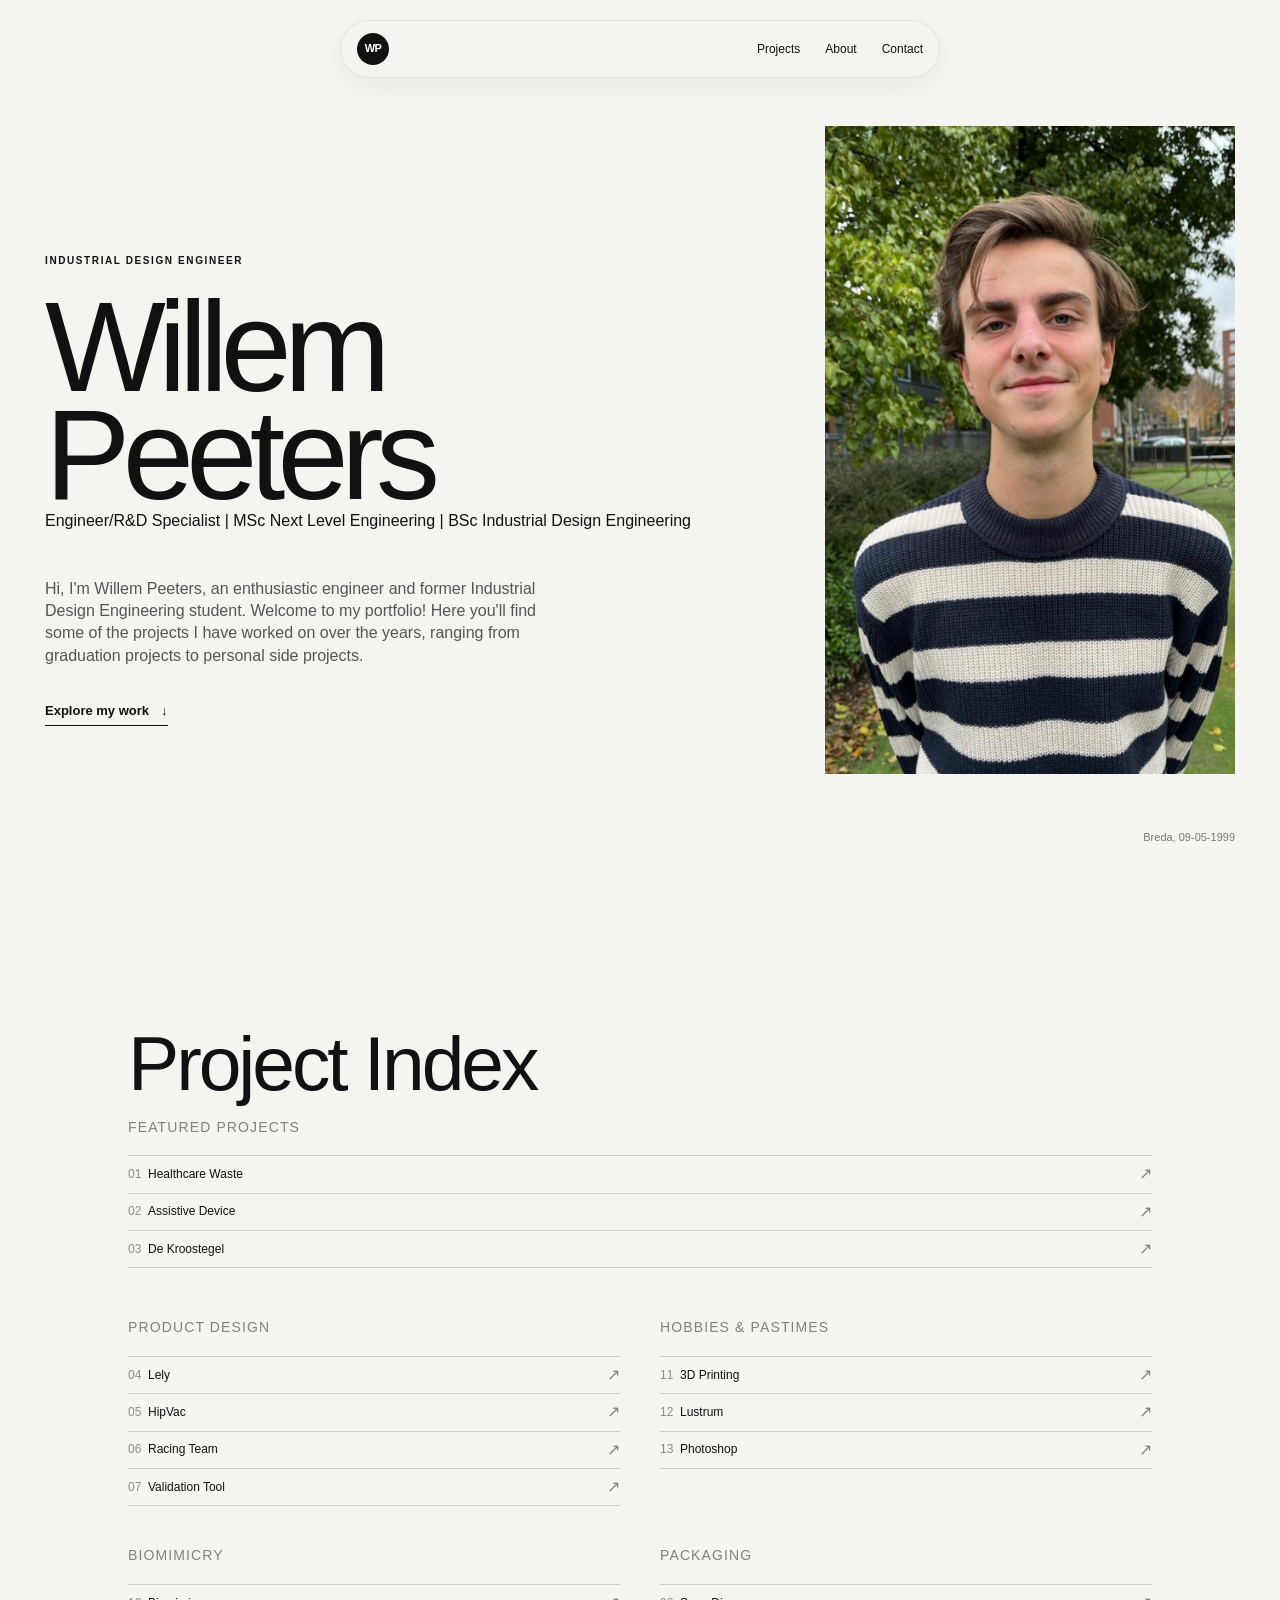
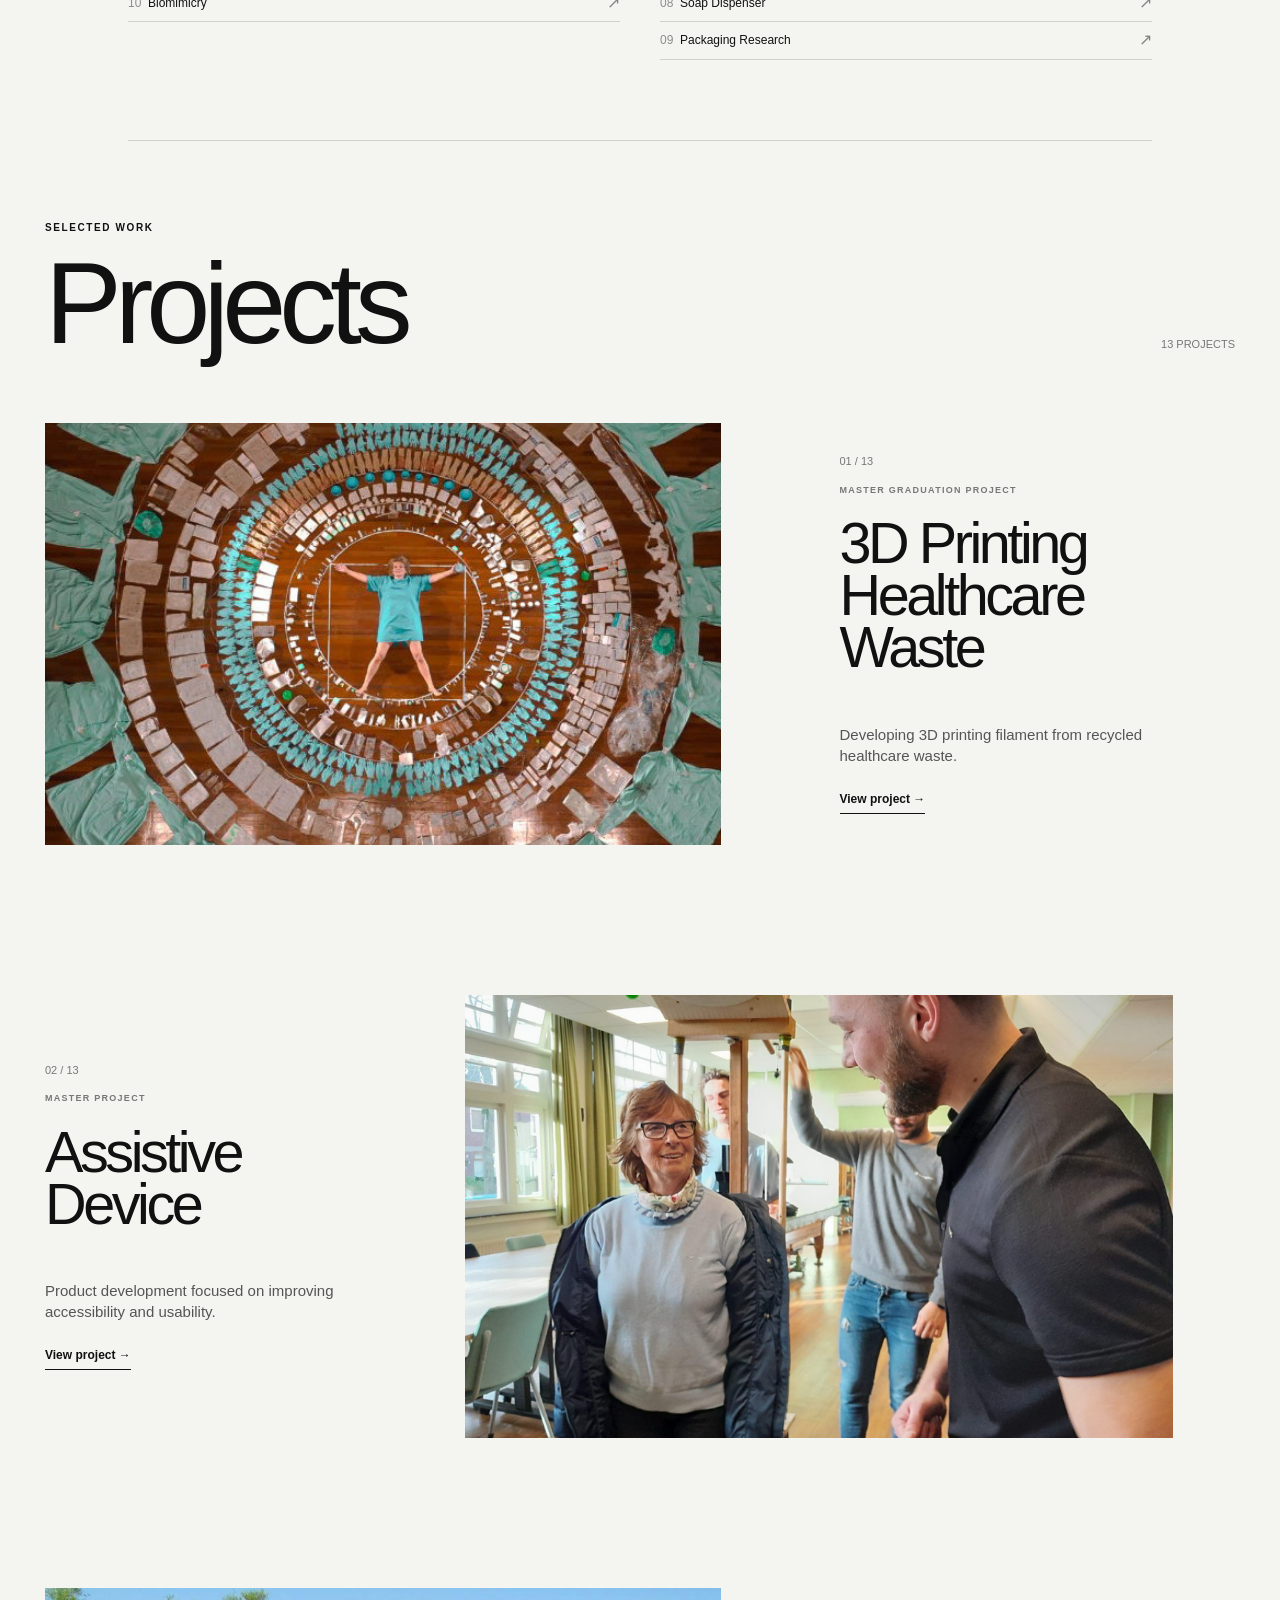
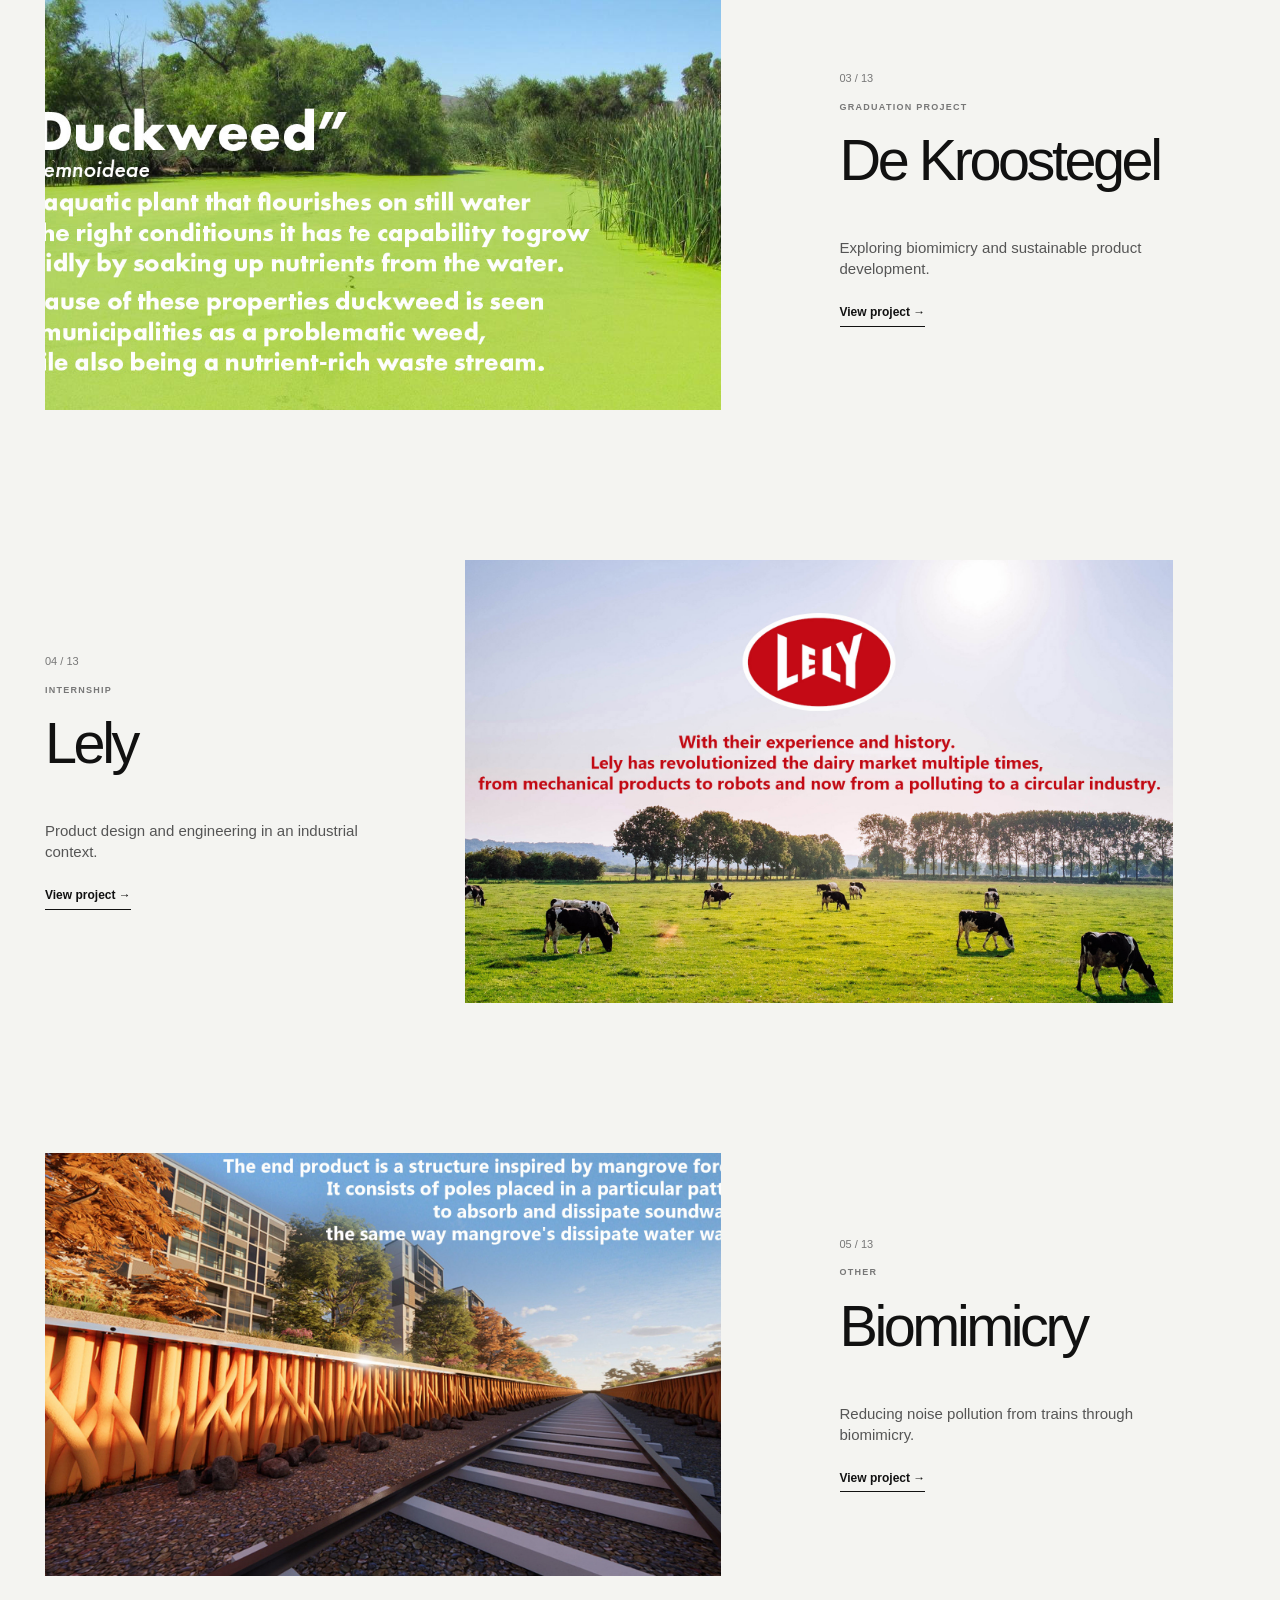
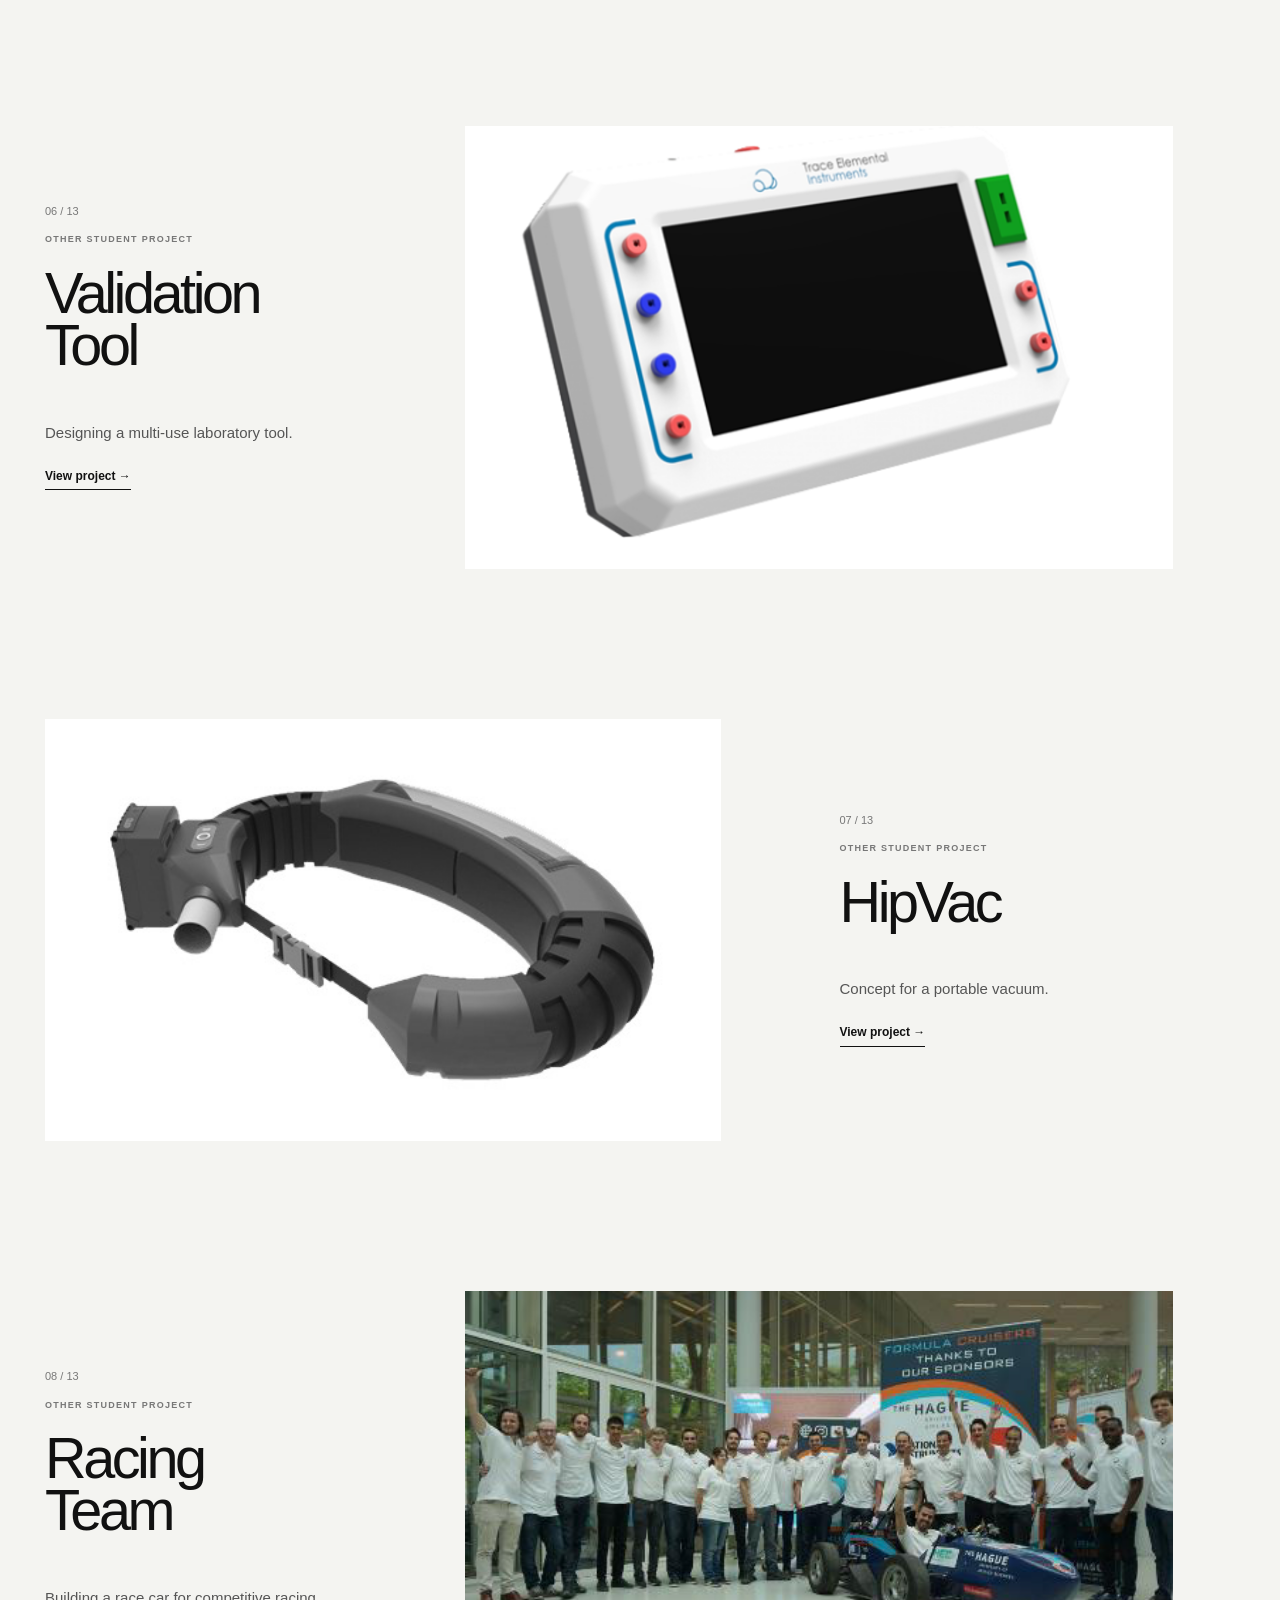
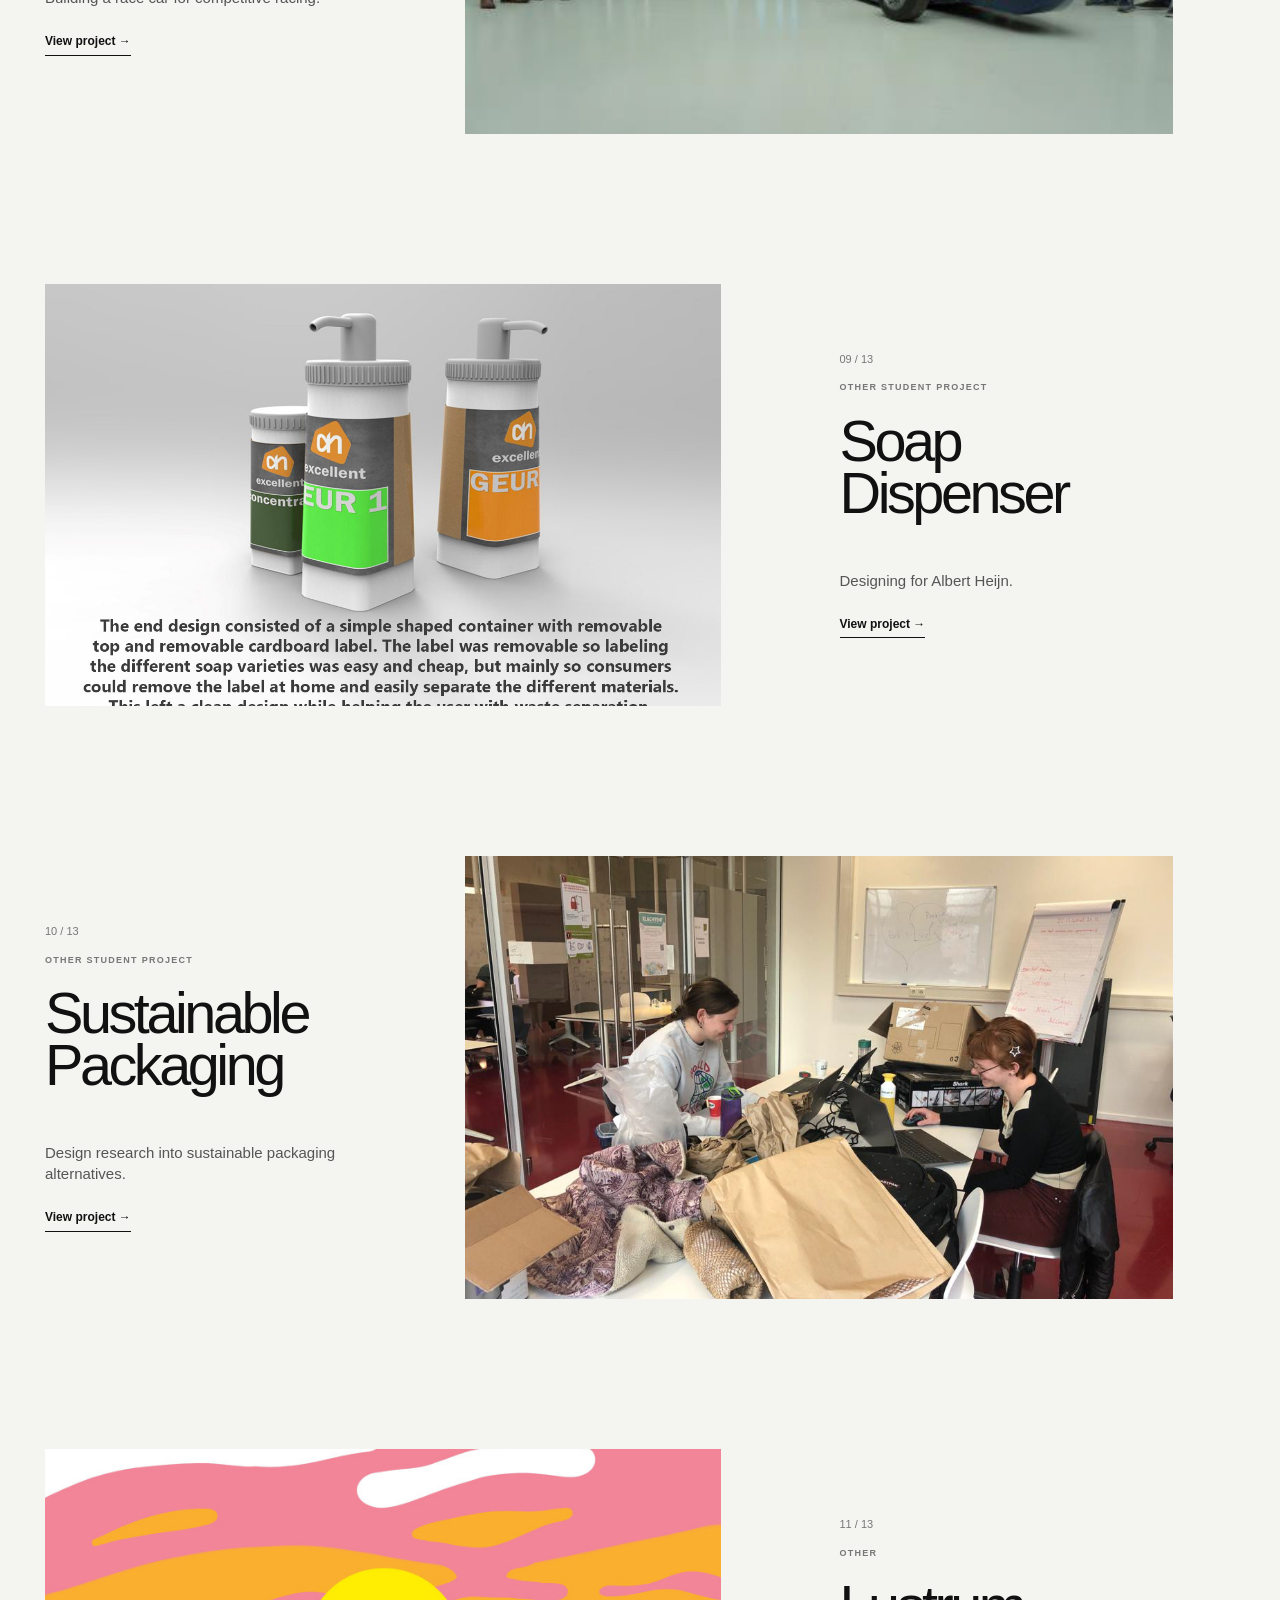
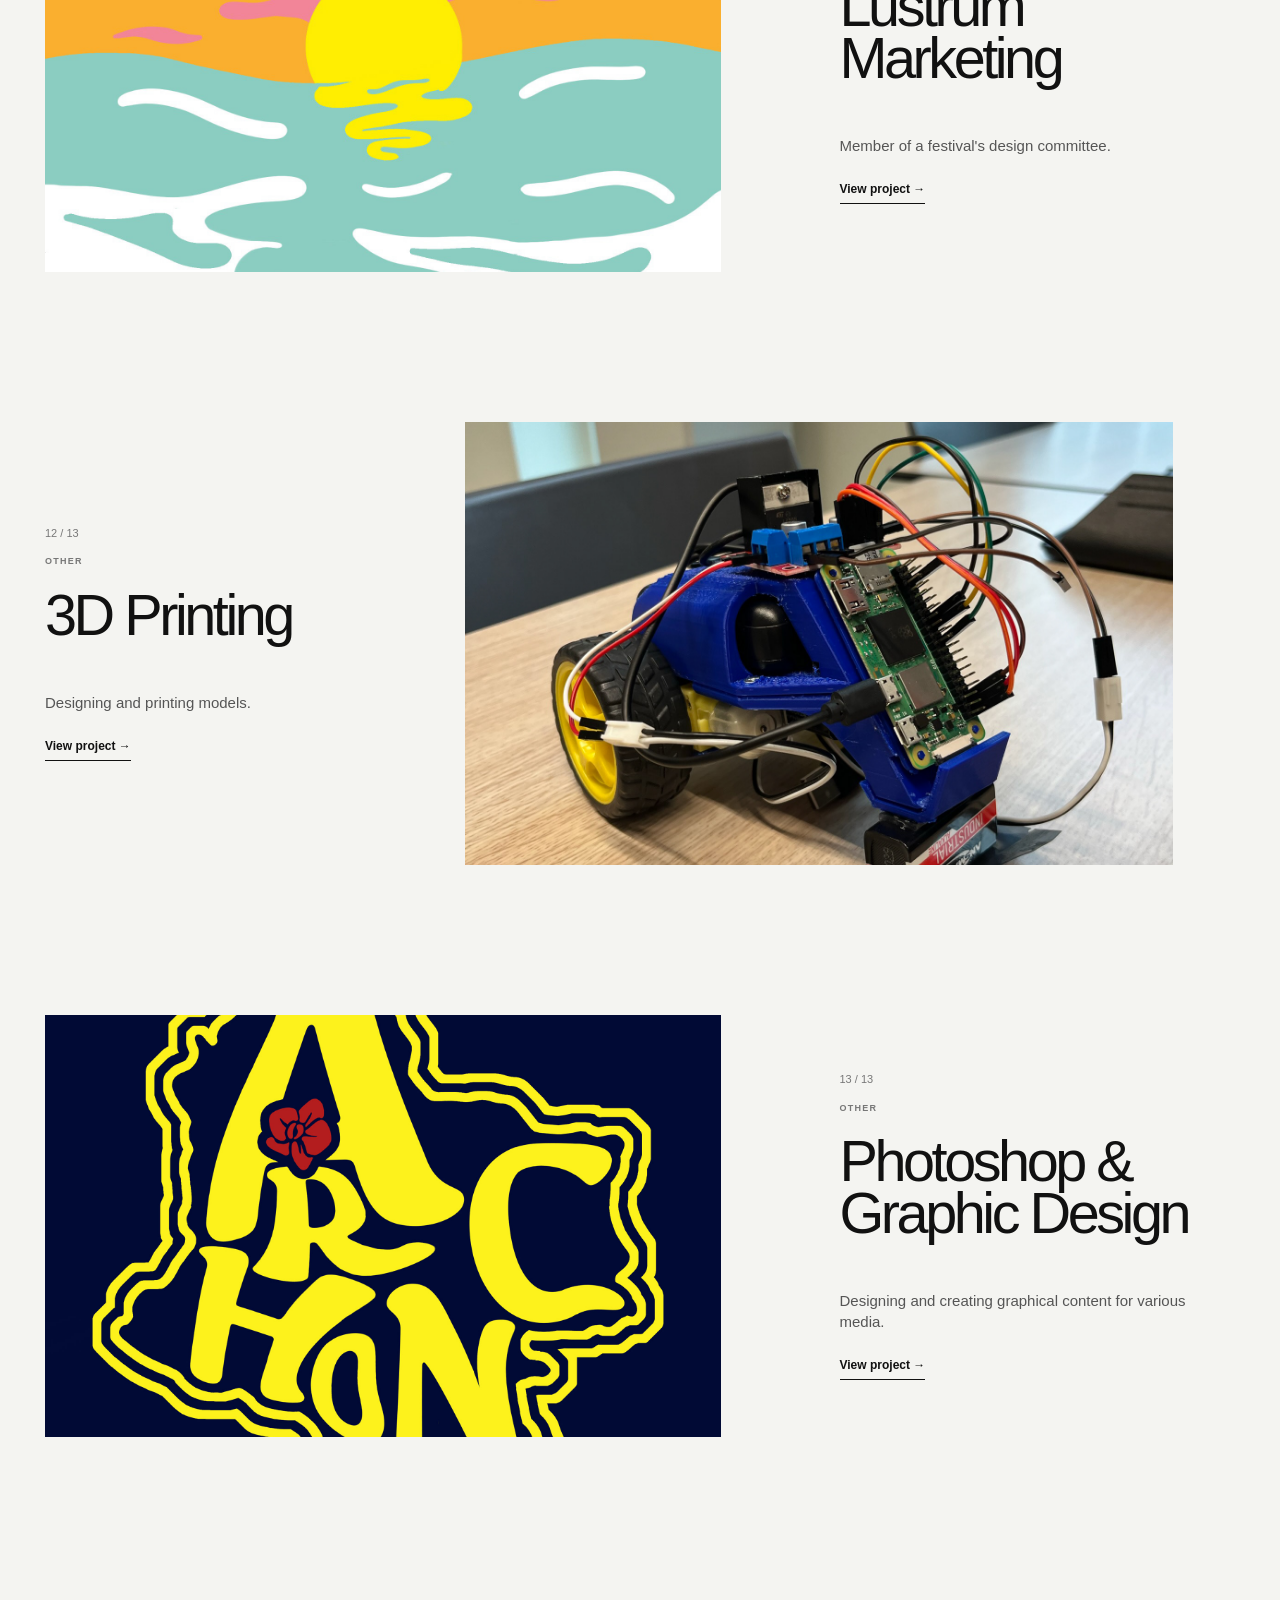
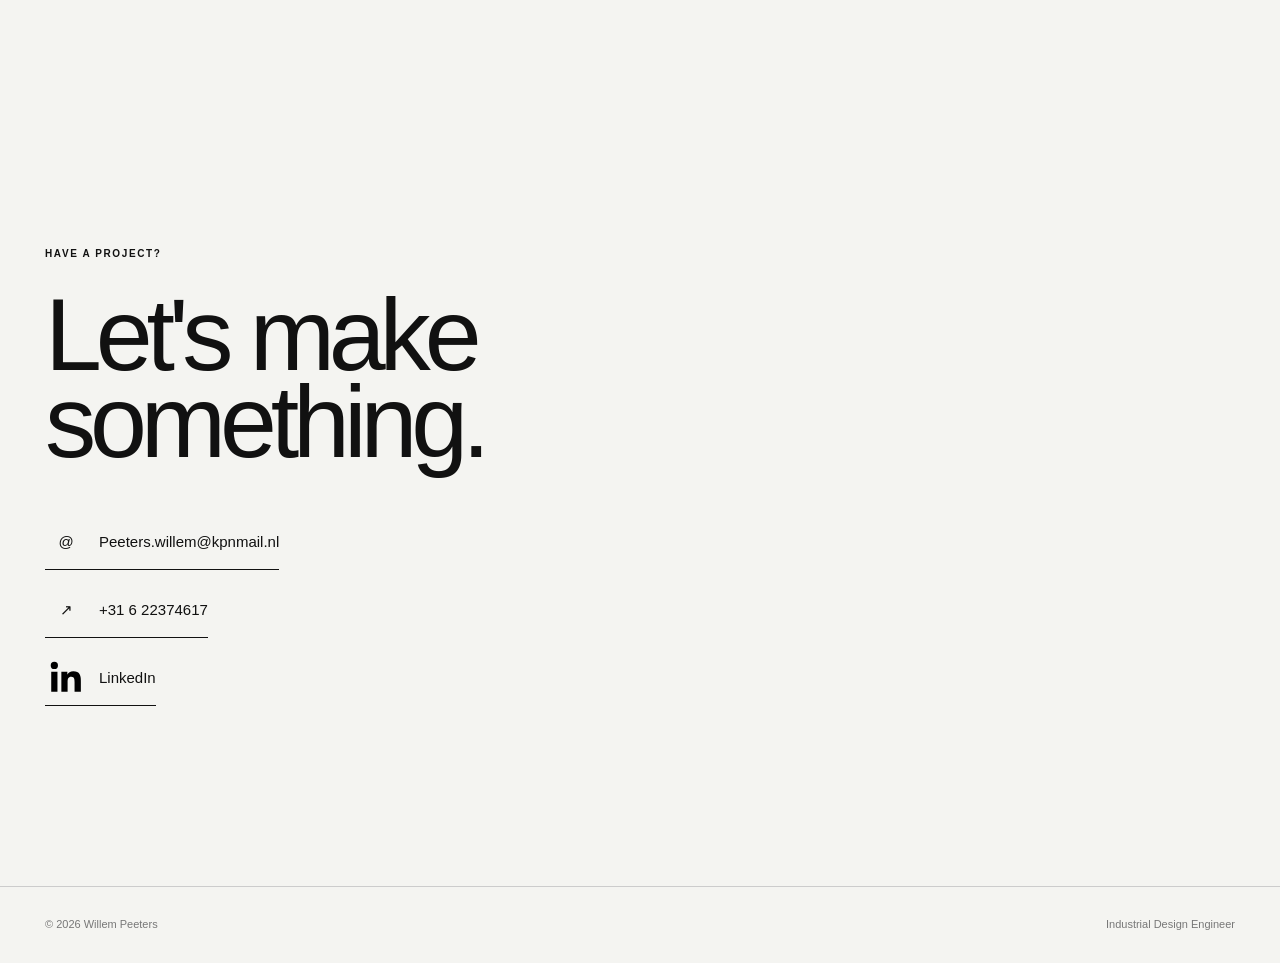
<file: index.html>
<!DOCTYPE html>
<html lang="en">

<head>
    <meta charset="UTF-8">
    <meta name="viewport" content="width=device-width, initial-scale=1.0">

    <title>Willem Peeters — Industrial Design Engineer</title>

    <link rel="stylesheet" href="css/style.css">
</head>


<body>

    <!-- ========================================
         FLOATING NAVIGATION
    ========================================= -->

    <header class="site-header">

        <nav class="navigation">

            <a href="index.html" class="logo">
                WP
            </a>

            <div class="nav-links">

                <a href="#work">
                    Projects
                </a>

                <a href="#about">
                    About
                </a>

                <a href="#contact">
                    Contact
                </a>

            </div>

        </nav>

    </header>



    <main>


        <!-- ========================================
             HERO
        ========================================= -->

        <section class="hero">

            <!-- Hero image -->

            <div class="hero-image">

                <img
                    src="Willem Peeters_files/MainPage/Hero.PNG"
                    alt="Willem Peeters portfolio hero image"
                >

            </div>


            <!-- Hero text -->

            <div class="hero-content">

                <p class="eyebrow">
                    INDUSTRIAL DESIGN ENGINEER
                </p>

                <h1>
                    Willem<br>
                    Peeters
                </h1>

                <p class="eyebrow"></p>
                 Engineer/R&D Specialist | MSc Next Level Engineering | BSc Industrial Design Engineering
                </p>

                <p class="hero-description">

                    Hi, I'm Willem Peeters, an enthusiastic engineer
                    and former Industrial Design Engineering student.

                    Welcome to my portfolio! Here you'll find some
                    of the projects I have worked on over the years,
                    ranging from graduation projects to personal
                    side projects.

                </p>

                <a href="#work" class="hero-link">
                    Explore my work
                    <span>↓</span>
                </a>

            </div>


            <div class="hero-number">
                Breda, 09-05-1999
            </div>

        </section>




        <!-- ========================================
             PROJECTS
        ========================================= -->

<!-- PROJECT INDEX -->
<section class="project-index" id="project-index">

    <div class="project-index-header">
        <p class="project-index-label"></p>
        <h2>Project Index</h2>
    </div>

    <div class="project-index-groups">

        <!-- FEATURED PROJECTS -->
        <div class="project-index-group featured-group">
            <h3>Featured Projects</h3>

            <a href="#healthcare-waste" class="project-index-item">
                <span>01</span>
                <span>Healthcare Waste</span>
                <span>↗</span>
            </a>

            <a href="#assistive-device" class="project-index-item">
                <span>02</span>
                <span>Assistive Device</span>
                <span>↗</span>
            </a>

            <a href="#kroostegel" class="project-index-item">
                <span>03</span>
                <span>De Kroostegel</span>
                <span>↗</span>
            </a>
        </div>


        <!-- PRODUCT DESIGN -->
        <div class="project-index-group">
            <h3>Product Design</h3>

            <a href="#lely" class="project-index-item">
                <span>04</span>
                <span>Lely</span>
                <span>↗</span>
            </a>

            <a href="#hipvac" class="project-index-item">
                <span>05</span>
                <span>HipVac</span>
                <span>↗</span>
            </a>

            <a href="#racing-team" class="project-index-item">
                <span>06</span>
                <span>Racing Team</span>
                <span>↗</span>
            </a>

            <a href="#validation-tool" class="project-index-item">
                <span>07</span>
                <span>Validation Tool</span>
                <span>↗</span>
            </a>
        </div>

<!-- HOBBIES -->
        <div class="project-index-group">
            <h3>Hobbies &amp; Pastimes</h3>

            <a href="#3d-printing" class="project-index-item">
                <span>11</span>
                <span>3D Printing</span>
                <span>↗</span>
            </a>

            <a href="#lustrum" class="project-index-item">
                <span>12</span>
                <span>Lustrum</span>
                <span>↗</span>
            </a>

            <a href="#photoshop" class="project-index-item">
                <span>13</span>
                <span>Photoshop</span>
                <span>↗</span>
            </a>
        </div>

        <!-- BIOMIMICRY -->
        <div class="project-index-group">
            <h3>Biomimicry</h3>

            <a href="#biomimicry" class="project-index-item">
                <span>10</span>
                <span>Biomimicry</span>
                <span>↗</span>
            </a>
        </div>

        <!-- PACKAGING -->
        <div class="project-index-group">
            <h3>Packaging</h3>

            <a href="#soap-dispenser" class="project-index-item">
                <span>08</span>
                <span>Soap Dispenser</span>
                <span>↗</span>
            </a>

            <a href="#packaging-research" class="project-index-item">
                <span>09</span>
                <span>Packaging Research</span>
                <span>↗</span>
            </a>
        </div>


        


        

    </div>
</section>



        <section class="work" id="work">


            <div class="section-heading">

                <div>

                    <p class="eyebrow">
                        SELECTED WORK
                    </p>

                    <h2>
                        Projects
                    </h2>

                </div>


                <p class="project-count">
                    13 PROJECTS
                </p>

            </div>



            <!-- ========================================
                 PROJECT 01
            ========================================= -->

            <article class="project project-large">

                <a href="healthcare-waste.html" class="project-image">

                    <img
                        src="Willem Peeters_files/Healthcare_Waste/Main.jpg"
                        alt="3D Printing Healthcare Waste"
                    >

                </a>


                <div class="project-info">

                    <div>

                        <p class="project-number">
                            01 / 13
                        </p>

                        <p class="project-category">
                            MASTER GRADUATION PROJECT
                        </p>

                        <h3>
                            3D Printing<br>
                            Healthcare Waste
                        </h3>

                    </div>


                    <div>

                        <p>
                            Developing 3D printing filament from
                            recycled healthcare waste.
                        </p>

                        <a href="Healthcare_Waste.html" class="project-link">
                            View project →
                        </a>

                    </div>

                </div>

            </article>



            <!-- ========================================
                 PROJECT 02
            ========================================= -->

            <article class="project project-reverse">

                <a href="AssistiveDevice.html" class="project-image">

                    <img
                        src="Willem Peeters_files/Assistive_Device/Main.JPG"
                        alt="Assistive Device"
                    >

                </a>


                <div class="project-info">

                    <div>

                        <p class="project-number">
                            02 / 13
                        </p>

                        <p class="project-category">
                            MASTER PROJECT
                        </p>

                        <h3>
                            Assistive<br>
                            Device
                        </h3>

                    </div>


                    <div>

                        <p>
                            Product development focused on
                            improving accessibility and usability.
                        </p>

                        <a href="Assistive_Device.html" class="project-link">
                            View project →
                        </a>

                    </div>

                </div>

            </article>



            <!-- ========================================
                 PROJECT 03
            ========================================= -->

            <article class="project project-large">

                <a href="Kroostegel.html" class="project-image">

                    <img
                        src="Willem Peeters_files/Kroostegel/Main.jpg"
                        alt="De Kroostegel"
                    >

                </a>


                <div class="project-info">

                    <div>

                        <p class="project-number">
                            03 / 13
                        </p>

                        <p class="project-category">
                            GRADUATION PROJECT
                        </p>

                        <h3>
                            De Kroostegel
                        </h3>

                    </div>


                    <div>

                        <p>
                            Exploring biomimicry and sustainable
                            product development.
                        </p>

                        <a href="Kroostegel.html" class="project-link">
                            View project →
                        </a>

                    </div>

                </div>

            </article>



            <!-- ========================================
                 PROJECT 04
            ========================================= -->

            <article class="project project-reverse">

               <a href="Lely.html" class="project-image">
    <img
        src="Willem Peeters_files/Lely/Main.jpg"
        alt="Lely project"
    >
</a>


                <div class="project-info">

                    <div>

                        <p class="project-number">
                            04 / 13
                        </p>

                        <p class="project-category">
                            INTERNSHIP
                        </p>

                        <h3>
                            Lely
                        </h3>

                    </div>


                    <div>

                        <p>
                            Product design and engineering
                            in an industrial context.
                        </p>

                        <a href="Lely.html" class="project-link">
    View project →
</a>

                    </div>

                </div>

            </article>



            <!-- ========================================
                 PROJECT 05
            ========================================= -->

            <article class="project project-large">

                <a href="Biomimicry.html" class="project-image">

                    <img
                        src="Willem Peeters_files/Biomimicry/Main.jpg"
                        alt="Biomimicry project"
                    >

                </a>


                <div class="project-info">

                    <div>

                        <p class="project-number">
                            05 / 13
                        </p>

                        <p class="project-category">
                            OTHER
                        </p>

                        <h3>
                            Biomimicry
                        </h3>

                    </div>


                    <div>

                        <p>
                            Reducing noise pollution from trains
                            through biomimicry.
                        </p>

                        <a href="Biomimicry.html" class="project-link">
                            View project →
                        </a>

                    </div>

                </div>

            </article>



            <!-- ========================================
                 PROJECT 06
            ========================================= -->

            <article class="project project-reverse">

                <a href="ValidationTool.html" class="project-image">

                    <img
                        src="Willem Peeters_files/Validation_Tool/Main.png"
                        alt="Validation Tool"
                    >

                </a>


                <div class="project-info">

                    <div>

                        <p class="project-number">
                            06 / 13
                        </p>

                        <p class="project-category">
                            OTHER STUDENT PROJECT
                        </p>

                        <h3>
                            Validation<br>
                            Tool
                        </h3>

                    </div>


                    <div>

                        <p>
                            Designing a multi-use laboratory tool.
                        </p>

                        <a href="ValidationTool.html" class="project-link">
                            View project →
                        </a>

                    </div>

                </div>

            </article>



            <!-- ========================================
                 PROJECT 07
            ========================================= -->

            <article class="project project-large">

                <a href="HipVac.html" class="project-image">

                    <img
                        src="Willem Peeters_files/HipVac/Main.jpg"
                        alt="HipVac"
                    >

                </a>


                <div class="project-info">

                    <div>

                        <p class="project-number">
                            07 / 13
                        </p>

                        <p class="project-category">
                            OTHER STUDENT PROJECT
                        </p>

                        <h3>
                            HipVac
                        </h3>

                    </div>


                    <div>

                        <p>
                            Concept for a portable vacuum.
                        </p>

                        <a href="HipVac.html" class="project-link">
                            View project →
                        </a>

                    </div>

                </div>

            </article>



            <!-- ========================================
                 PROJECT 08
            ========================================= -->

            <article class="project project-reverse">

                <a href="RacingTeam.html" class="project-image">

                    <img
                        src="Willem Peeters_files/RacingTeam/Main.jpg"
                        alt="Racing Team"
                    >

                </a>


                <div class="project-info">

                    <div>

                        <p class="project-number">
                            08 / 13
                        </p>

                        <p class="project-category">
                            OTHER STUDENT PROJECT
                        </p>

                        <h3>
                            Racing<br>
                            Team
                        </h3>

                    </div>


                    <div>

                        <p>
                            Building a race car for competitive racing.
                        </p>

                        <a href="RacingTeam.html" class="project-link">
                            View project →
                        </a>

                    </div>

                </div>

            </article>



            <!-- ========================================
                 PROJECT 09
            ========================================= -->

            <article class="project project-large">

                <a href="SoapDispenser.html" class="project-image">

                    <img
                        src="Willem Peeters_files/SoapDispenser/Main.jpg"
                        alt="Soap Dispenser"
                    >

                </a>


                <div class="project-info">

                    <div>

                        <p class="project-number">
                            09 / 13
                        </p>

                        <p class="project-category">
                            OTHER STUDENT PROJECT
                        </p>

                        <h3>
                            Soap<br>
                            Dispenser
                        </h3>

                    </div>


                    <div>

                        <p>
                            Designing for Albert Heijn.
                        </p>

                        <a href="SoapDispenser.html" class="project-link">
                            View project →
                        </a>

                    </div>

                </div>

            </article>



            <!-- ========================================
                 PROJECT 10
            ========================================= -->

            <article class="project project-reverse">

                <a href="Packaging.html" class="project-image">

                    <img
                        src="Willem Peeters_files/SustainablePackaging/Main.jpeg"
                        alt="Sustainable Packaging"
                    >

                </a>


                <div class="project-info">

                    <div>

                        <p class="project-number">
                            10 / 13
                        </p>

                        <p class="project-category">
                            OTHER STUDENT PROJECT
                        </p>

                        <h3>
                            Sustainable<br>
                            Packaging
                        </h3>

                    </div>


                    <div>

                        <p>
                            Design research into sustainable
                            packaging alternatives.
                        </p>

                        <a href="Packaging.html" class="project-link">
                            View project →
                        </a>

                    </div>

                </div>

            </article>



            <!-- ========================================
                 PROJECT 11
            ========================================= -->

            <article class="project project-large">

                <a href="Lustrum.html" class="project-image">

                    <img
                        src="Willem Peeters_files/LustrumMarketing/Main.jpeg"
                        alt="Lustrum Marketing"
                    >

                </a>


                <div class="project-info">

                    <div>

                        <p class="project-number">
                            11 / 13
                        </p>

                        <p class="project-category">
                            OTHER
                        </p>

                        <h3>
                            Lustrum<br>
                            Marketing
                        </h3>

                    </div>


                    <div>

                        <p>
                            Member of a festival's design committee.
                        </p>

                        <a href="Lustrum.html" class="project-link">
                            View project →
                        </a>

                    </div>

                </div>

            </article>



            <!-- ========================================
                 PROJECT 12
            ========================================= -->

            <article class="project project-reverse">

                <a href="3DPrinting.html" class="project-image">

                    <img
                        src="Willem Peeters_files/3DPrinting/Main.jpeg"
                        alt="3D Printing"
                    >

                </a>


                <div class="project-info">

                    <div>

                        <p class="project-number">
                            12 / 13
                        </p>

                        <p class="project-category">
                            OTHER
                        </p>

                        <h3>
                            3D Printing
                        </h3>

                    </div>


                    <div>

                        <p>
                            Designing and printing models.
                        </p>

                        <a href="3DPrinting.html" class="project-link">
                            View project →
                        </a>

                    </div>

                </div>

            </article>



            <!-- ========================================
                 PROJECT 13
            ========================================= -->

            <article class="project project-large">

                <a href="Photoshop.html" class="project-image">

                    <img
                        src="Willem Peeters_files/Photoshop/Main.jpg"
                        alt="Photoshop and graphical design"
                    >

                </a>


                <div class="project-info">

                    <div>

                        <p class="project-number">
                            13 / 13
                        </p>

                        <p class="project-category">
                            OTHER
                        </p>

                        <h3>
                            Photoshop &<br>
                            Graphic Design
                        </h3>

                    </div>


                    <div>

                        <p>
                            Designing and creating graphical
                            content for various media.
                        </p>

                        <a href="Photoshop.html" class="project-link">
                            View project →
                        </a>

                    </div>

                </div>

            </article>


        </section>


        <!-- ========================================
             CONTACT
        ========================================= -->

        <section class="contact" id="contact">

            <p class="eyebrow">
                HAVE A PROJECT?
            </p>


            <h2>
                Let's make<br>
                something.
            </h2>


            <div class="contact-links">


                <!-- EMAIL -->

                <a
                    href="mailto:Peeters.willem@kpnmail.nl"
                    class="contact-link"
                >

                    <span class="contact-icon">
                        @
                    </span>

                    <span>
                        Peeters.willem@kpnmail.nl
                    </span>

                </a>



                <!-- PHONE -->

                <a
                    href="tel:+31622374617"
                    class="contact-link"
                >

                    <span class="contact-icon">
                        ↗
                    </span>

                    <span>
                        +31 6 22374617
                    </span>

                </a>



                <!-- LINKEDIN -->

                <a
                    href="https://www.linkedin.com/in/willem-peeters-834319159/"
                    target="_blank"
                    rel="noopener noreferrer"
                    class="contact-link"
                >

                    <span class="linkedin-icon">

                        <svg
                            viewBox="0 0 24 24"
                            aria-hidden="true"
                        >

                            <path
                                d="M20.45 20.45h-3.56v-5.57c0-1.33-.03-3.04-1.85-3.04-1.85 0-2.13 1.44-2.13 2.94v5.67H9.35V8.99h3.42v1.56h.05c.48-.9 1.64-1.85 3.38-1.85 3.62 0 4.29 2.38 4.29 5.48v6.27zM5.34 7.43a2.07 2.07 0 1 1 0-4.14 2.07 2.07 0 0 1 0 4.14zM3.56 20.45h3.56V8.99H3.56v11.46z"
                            />

                        </svg>

                    </span>

                    <span>
                        LinkedIn
                    </span>

                </a>


            </div>

        </section>


    </main>



    <!-- ========================================
         FOOTER
    ========================================= -->

    <footer>

        <p>
            © 2026 Willem Peeters
        </p>

        <p>
            Industrial Design Engineer
        </p>

    </footer>



</body>

</html>
</file>
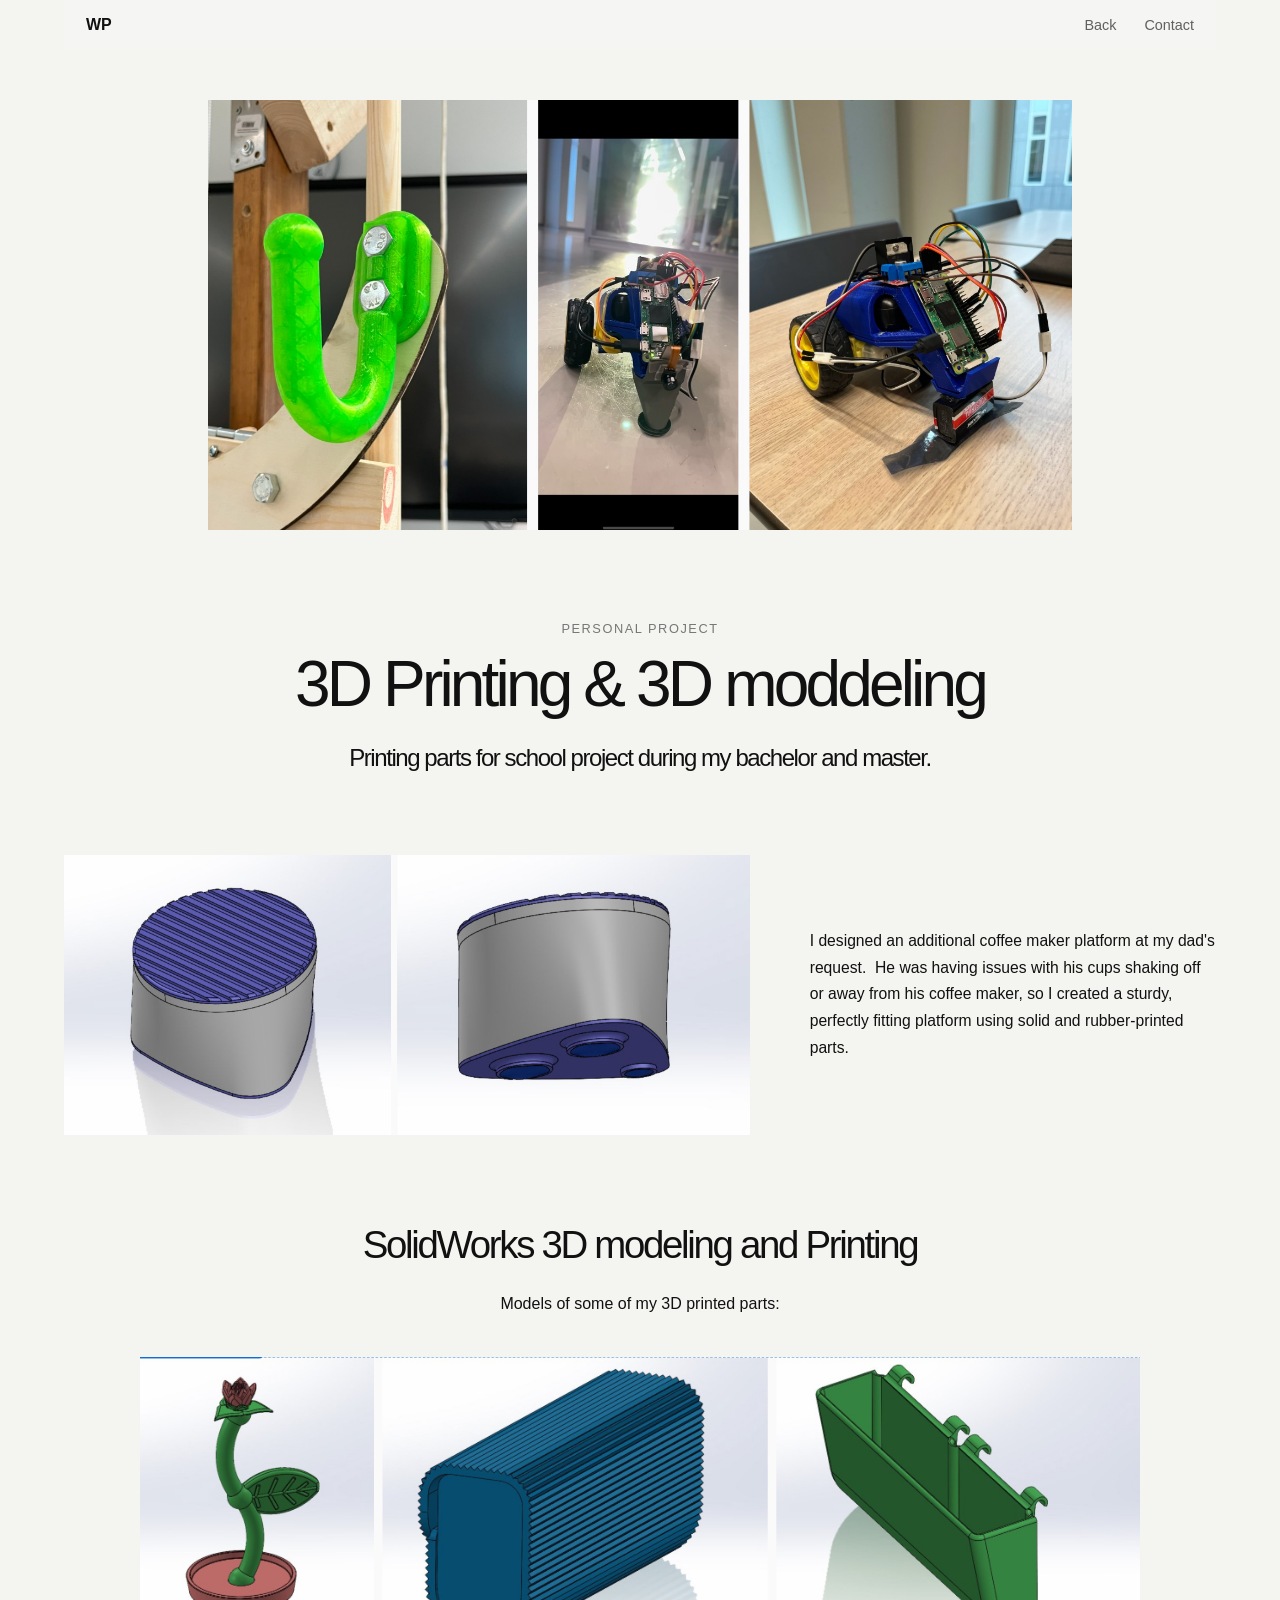
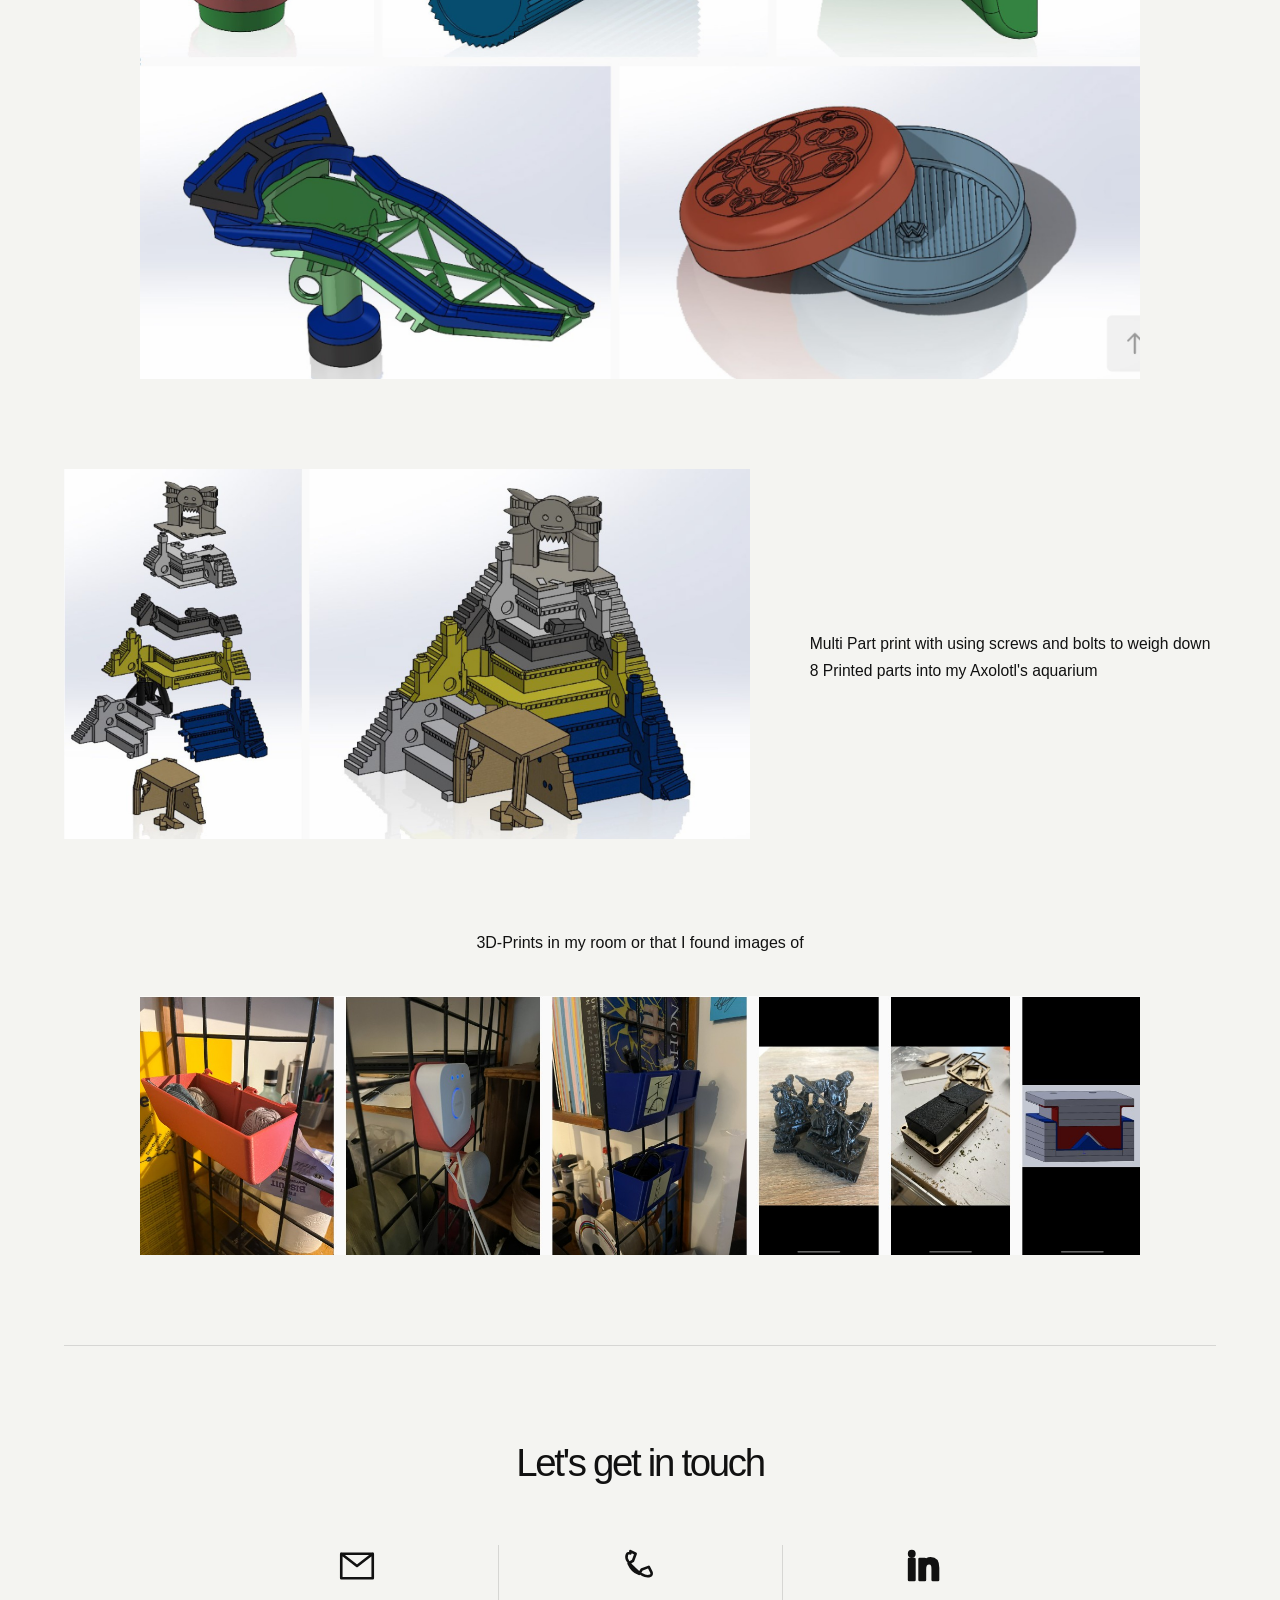
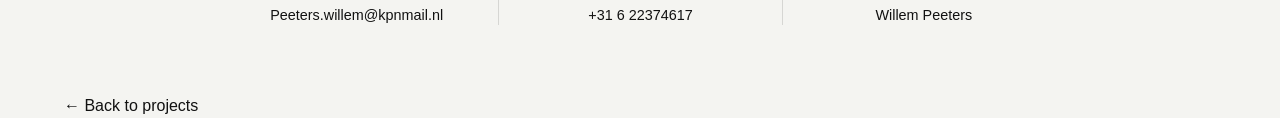
<file: 3DPrinting.html>
<!DOCTYPE html>

<html lang="en">

<head>
    <meta charset="UTF-8">
    <meta name="viewport" content="width=device-width, initial-scale=1.0">

    <title>3D-Printing - Willem Peeters</title>

    <link rel="stylesheet" href="css/style.css">
</head>

<body>


    <!-- =========================
         FLOATING NAVIGATION
    ========================== -->

    <nav class="project-navigation">

        <a href="index.html" class="project-nav-logo">
            WP
        </a>

        <div class="project-nav-links">

            <a href="index.html#work">
                Back
            </a>

            <a href="index.html#contact">
                Contact
            </a>

        </div>

    </nav>



    <main class="project-page">


        <!-- =========================
             MAIN IMAGE
        ========================== -->

        <section class="project-centered-image project-introduction-image">

            <img
                src="Willem Peeters_files/3DPrinting/Main2.jpg"
                alt="3D Printing Project"
            >

        </section>



        <!-- =========================
             TITLE + INTRODUCTION
        ========================== -->

        <section class="project-introduction">

            <div class="project-introduction-content">

                <p class="project-label">
                    Personal project
                </p>

                <h1>
                    3D Printing & 3D moddeling
                </h1>
<h2>
                    Printing parts for school project during my bachelor and master.
                                </h2>
            

            </div>

        </section>



        <!-- =========================
             THE PROBLEM
        ========================== -->

        <section class="project-story">

             <div class="project-story-image">
                <img
                    src="Willem Peeters_files/3DPrinting/2.jpg"
                    alt="3D Printing"
                >
            </div>

            <div class="project-story-text">

                <p class="project-label">
                    
                </p>

    
                <p>
                I designed an additional coffee maker platform at my dad's request. 
He was having issues with his cups shaking off or away from his coffee maker, so I created a sturdy, perfectly fitting platform using solid and rubber-printed parts.</p>

                </p>

            </div>

        </section>


 <!-- =========================
             RESEARCH / TOELICHTING
        ========================== -->
        <section class="project-image-with-text">

    <div class="project-image-with-text-content">

        <p class="project-label">
            
        </p>

        <h2>
            SolidWorks 3D modeling and Printing
        </h2>

        <p>
            Models of some of my 3D printed parts:</p>

    </div>


    <div class="project-image-with-text-image">

        <img
            src="Willem Peeters_files/3DPrinting/3.jpg"
            alt="Lely project"
        >

    </div>

</section>
        <section class="project-story">

            <div class="project-story-image">
                <img
                    src="Willem Peeters_files/3DPrinting/5.jpg"
                    alt="Recycling process"
                >
            </div>

            <div class="project-story-text">

                <p class="project-label">
                    
                </p>

                <h2>
                    
                </h2>

                <p>
                 Multi Part print with using screws and bolts to weigh down 8 Printed parts into my Axolotl's aquarium
            </div>

        </section>
 <section class="project-image-with-text">

    <div class="project-image-with-text-content">

        <p class="project-label">
            
        </p>

        <h2>
            
        </h2>

        <p>
             3D-Prints in my room or that I found images of</p>

    </div>


    <div class="project-image-with-text-image">

        <img
            src="Willem Peeters_files/3DPrinting/4.jpg"
            alt="Lely project"
        >

    </div>

</section>
        </section>
  <!-- CONTACT -->
        <section class="project-contact" id="contact">

            <h2>Let's get in touch</h2>

            <div class="project-contact-items">

                <a
                    href="mailto:Peeters.willem@kpnmail.nl"
                    class="project-contact-item"
                >
                    <div class="project-contact-icon">
                        <svg viewBox="0 0 24 24" aria-hidden="true">
                            <path
                                d="M3 5h18v14H3V5zm0 0l9 7 9-7"
                                fill="none"
                                stroke="currentColor"
                                stroke-width="1.5"
                            />
                        </svg>
                    </div>

                    <span>Peeters.willem@kpnmail.nl</span>
                </a>


                <a
                    href="tel:+31622374617"
                    class="project-contact-item"
                >
                    <div class="project-contact-icon">
                        <svg viewBox="0 0 24 24" aria-hidden="true">
                            <path
                                d="M6.5 3.5l3 1.5-1.5 4-2.5 1.5c1.2 2.8 3.2 5 6 6l1.5-2.5 4  -1.5 1.5 3c.4.8.1 1.8-.7 2.1-2.8 1.1-6.1-1.4-8.8-4.1S3.4 8.3 4.5 5.5c.3-.8 1.2-1.1 2-.7z"
                                fill="none"
                                stroke="currentColor"
                                stroke-width="1.5"
                            />
                        </svg>
                    </div>

                    <span>+31 6 22374617</span>
                </a>


                <a
                    href="https://www.linkedin.com/in/willem-peeters-834319159/"
                    target="_blank"
                    rel="noopener noreferrer"
                    class="project-contact-item"
                >
                    <div class="project-contact-icon">
                        <svg viewBox="0 0 24 24" aria-hidden="true">
                            <path
                                d="M5 3.5A1.5 1.5 0 1 1 5 6.5 1.5 1.5 0 0 1 5 3.5zM3.5 8h3v12h-3V8zm6 0h2.9v1.6h.1c.4-.8 1.5-2 3.3-2 3.5 0 4.2 2.3 4.2 5.4V20h-3v-6.2c0-1.5 0-3.4-2.1-3.4s-2.4 1.7-2.4 3.3V20h-3V8z"
                                fill="currentColor"
                            />
                        </svg>
                    </div>

                    <span>Willem Peeters</span>
                </a>

            </div>

        </section>


        <!-- BACK TO PROJECTS -->
        <div class="project-back">
            <a href="index.html#work">← Back to projects</a>
        </div>

    </main>

</body>
</html>
</file>
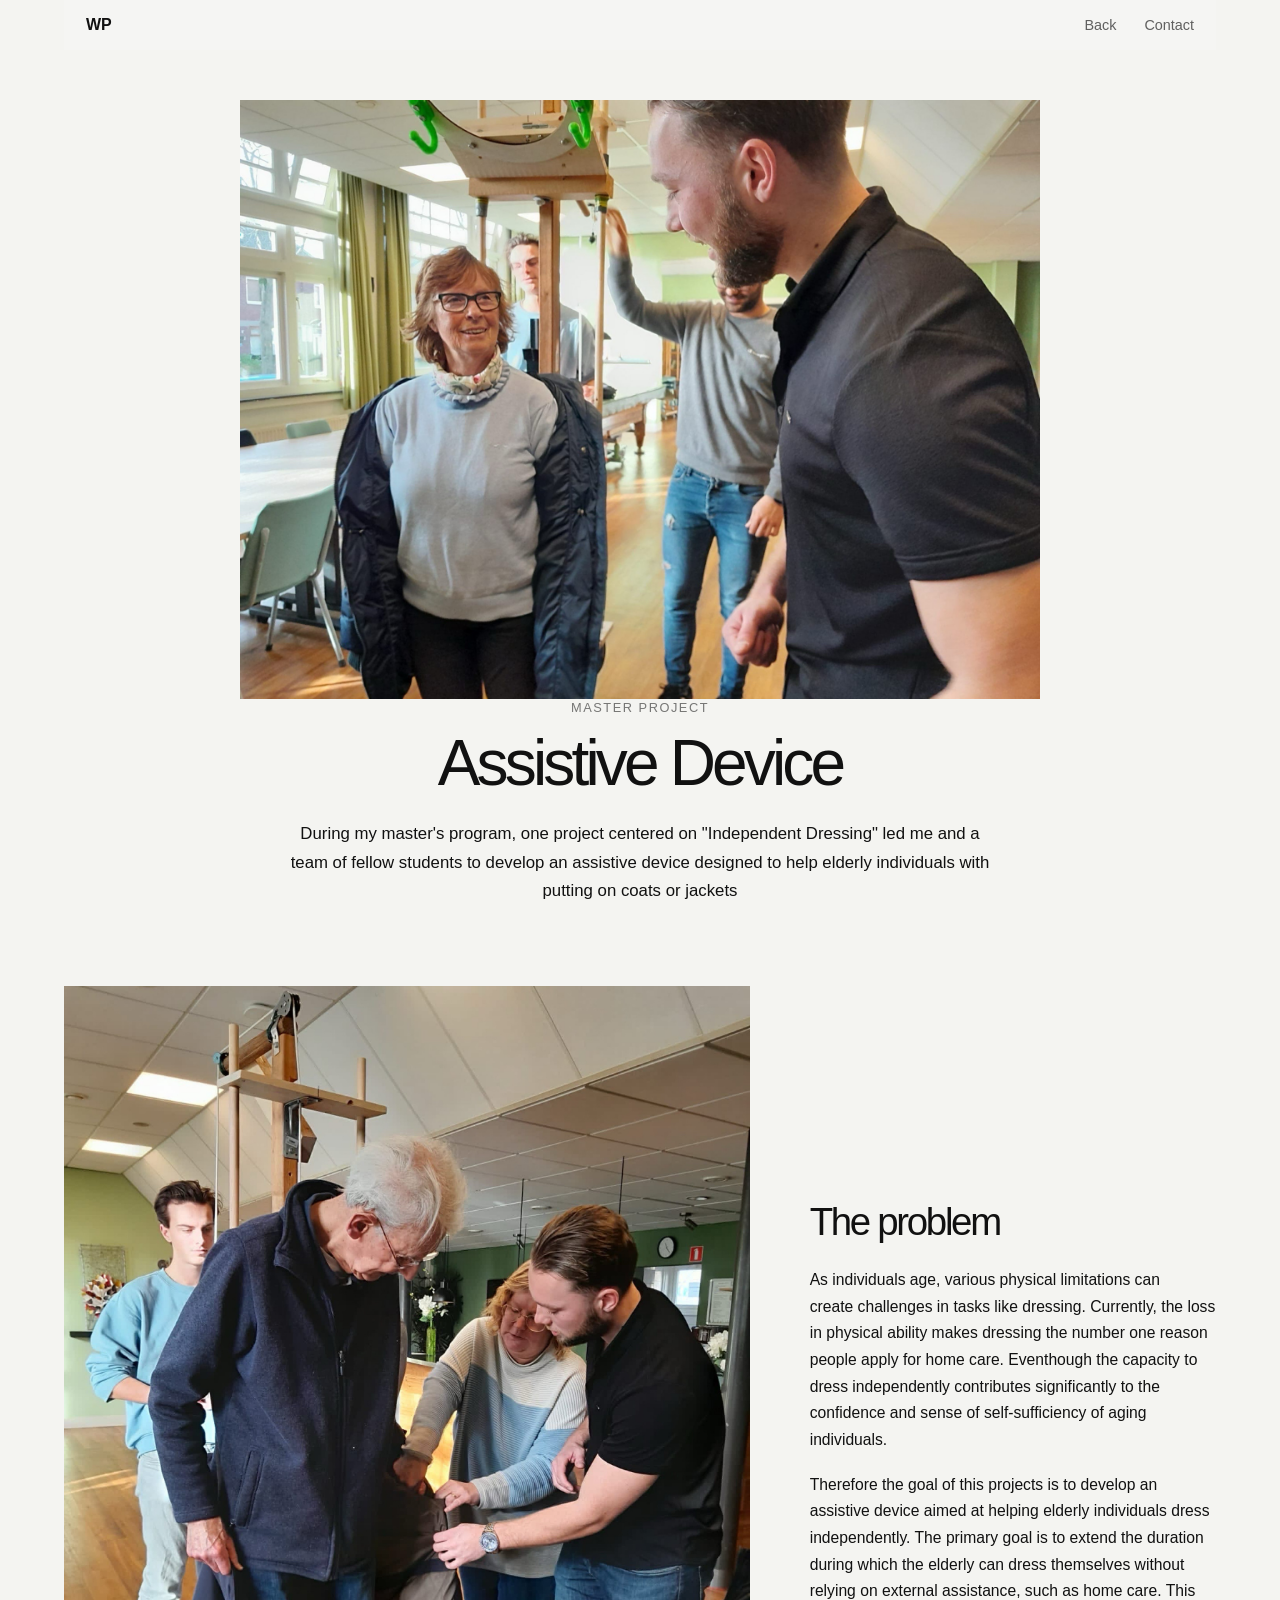
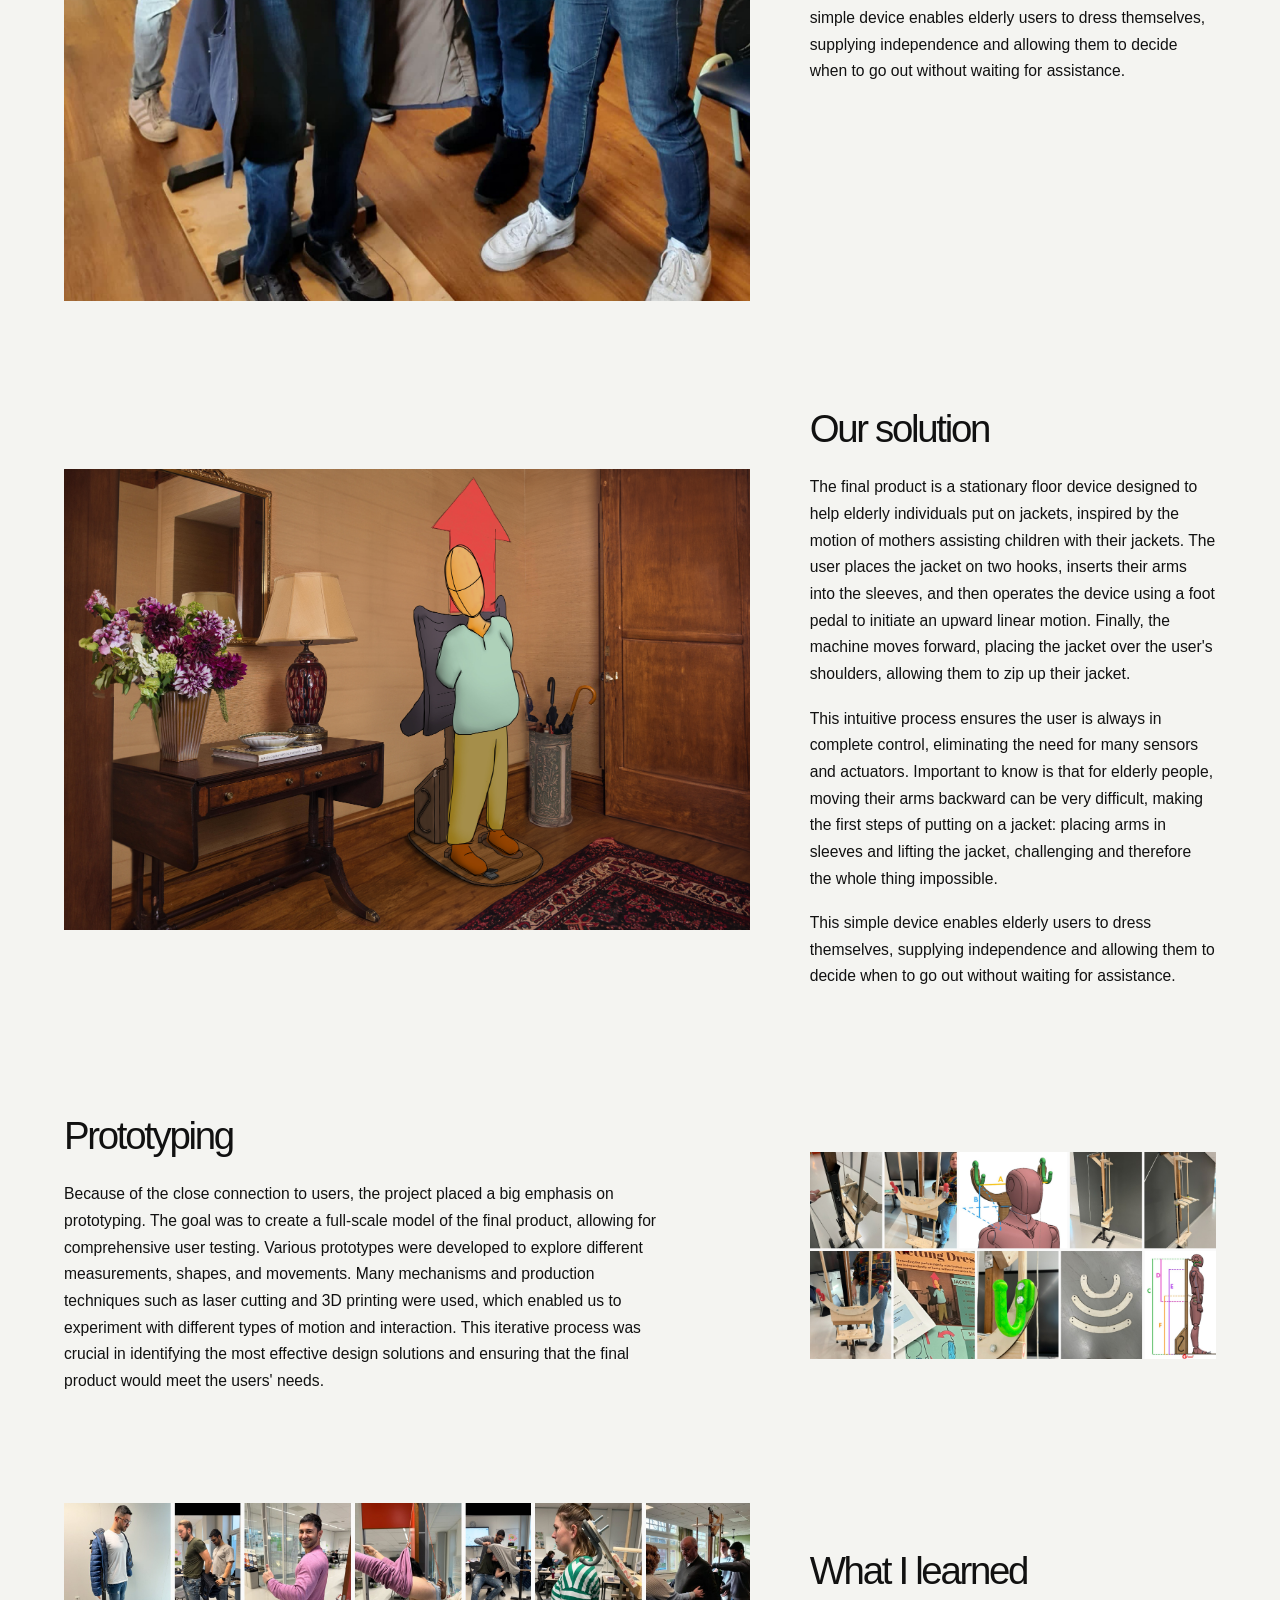
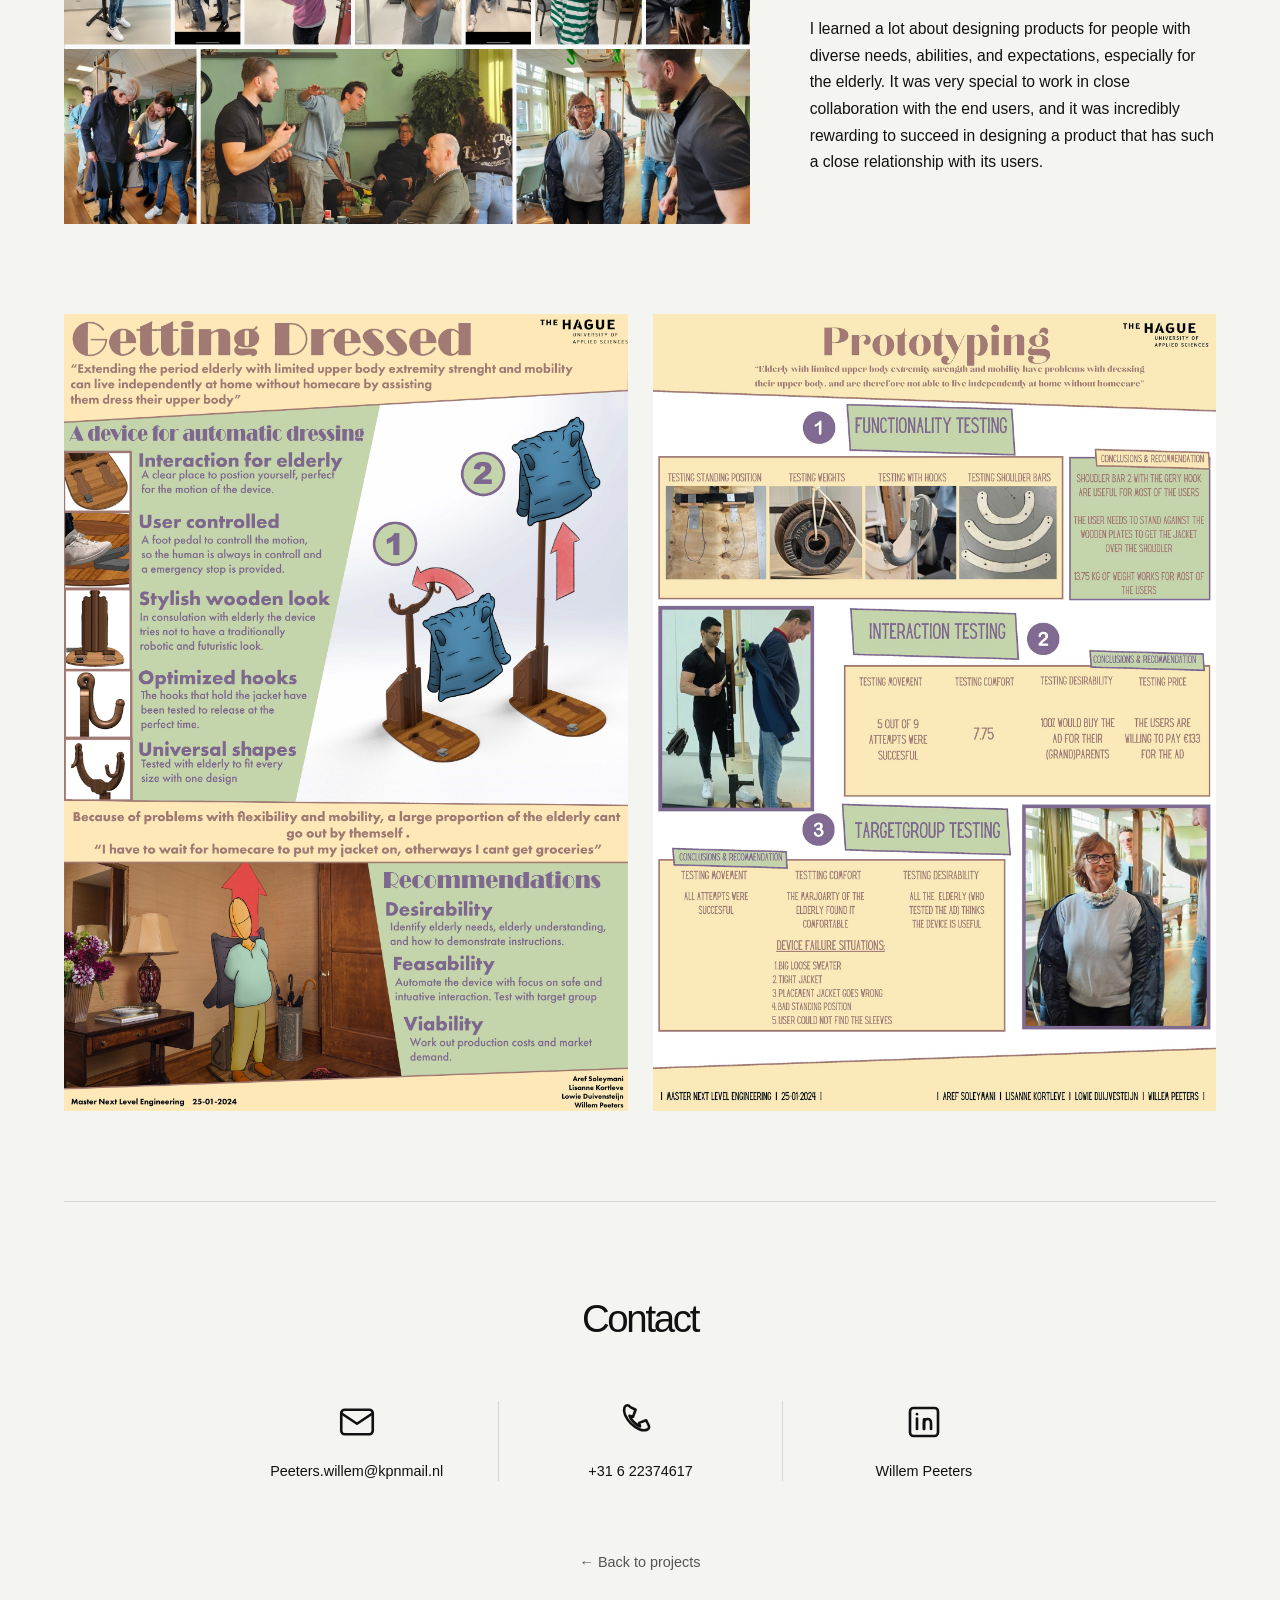
<file: AssistiveDevice.html>
<!DOCTYPE html>

<html lang="en">

<head>
    <meta charset="UTF-8">
    <meta name="viewport" content="width=device-width, initial-scale=1.0">

    <title>Assistive Device - Willem Peeters</title>

    <link rel="stylesheet" href="css/style.css">
</head>

<body>


    <!-- =========================
         FLOATING NAVIGATION
    ========================== -->

    <nav class="project-navigation">

        <a href="index.html" class="project-nav-logo">
            WP
        </a>

        <div class="project-nav-links">

            <a href="index.html#work">
                Back
            </a>

            <a href="index.html#contact">
                Contact
            </a>

        </div>

    </nav>


    <main class="project-page">


       


        <!-- =========================
             TITLE + INTRO
        ========================== -->

        <section class="project-introduction">

            <div class="project-story-image">
                <img
                    src="Willem Peeters_files/Assistive_Device/Main.JPG"
                    alt="Assistive Device"
                >
            </div>
            <p>

            </p>
            <p class="project-label">
                Master Project
            </p>

            <h1>
                Assistive Device
            </h1>

            <div class="project-intro-text">

                <p>
                    During my master's program, one project centered on "Independent Dressing" led me and a team of fellow students to develop an assistive device designed to help elderly individuals with putting on coats or jackets
                </p>

            </div>

        </section>

         <section class="project-story">

             <div class="project-story-image">
                <img
                    src="Willem Peeters_files/Assistive_Device/2.JPG"
                    alt="Vec"
                >
            </div>

            <div class="project-story-text">

                <p class="project-label">
                    
                </p>

                <h2>
                    The problem
                </h2>

                <p>
                
As individuals age, various physical limitations can create challenges in tasks like dressing. Currently, the loss in physical ability makes dressing the number one reason people apply for home care. Eventhough the capacity to dress independently contributes significantly to the confidence and sense of self-sufficiency of aging individuals.  </p>
                </p>
                <p>
Therefore the goal of this projects is to develop an assistive device aimed at helping elderly individuals dress independently. The primary goal is to extend the duration during which the elderly can dress themselves without relying on external assistance, such as home care.
This simple device enables elderly users to dress themselves, supplying independence and allowing them to decide when to go out without waiting for assistance.
                </p>

            </div>

        </section>

        <!-- =========================
             THE PROBLEM
        ========================== -->

        <section class="project-story">

             <div class="project-story-image">
                <img
                    src="Willem Peeters_files/Assistive_Device/3.jpg"
                    alt="Vec"
                >
            </div>

            <div class="project-story-text">

                <p class="project-label">
                    
                </p>

                <h2>
                    Our solution
                </h2>

                <p>
                
The final product is a stationary floor device designed to help elderly individuals put on jackets, inspired by the motion of mothers assisting children with their jackets. The user places the jacket on two hooks, inserts their arms into the sleeves, and then operates the device using a foot pedal to initiate an upward linear motion. Finally, the machine moves forward, placing the jacket over the user's shoulders, allowing them to zip up their jacket. 
                </p>
                <p>
This intuitive process ensures the user is always in complete control, eliminating the need for many sensors and actuators.
Important to know is that for elderly people, moving their arms backward can be very difficult, making the first steps of putting on a jacket: placing arms in sleeves and lifting the jacket, challenging and therefore the whole thing impossible. 
</p>
                <p>
This simple device enables elderly users to dress themselves, supplying independence and allowing them to decide when to go out without waiting for assistance.
                </p>

            </div>

        </section>


        <!-- =========================
             RESEARCH / TOELICHTING
        ========================== -->

        <section class="project-story project-story-reverse">

            <div class="project-story-image">
                <img
                    src="Willem Peeters_files/Assistive_Device/4.jpg"
                    alt="Vec"
                >
            </div>
        
            <div class="project-story-text">

                <p class="project-label">
                    
                </p>

                <h2>
                    Prototyping
                </h2>

                <p>
                    
Because of the close connection to users, the project placed a big emphasis on prototyping. The goal was to create a full-scale model of the final product, allowing for comprehensive user testing. Various prototypes were developed to explore different measurements, shapes, and movements.
Many mechanisms and production techniques such as laser cutting and 3D printing were used, which enabled us to experiment with different types of motion and interaction. This iterative process was crucial in identifying the most effective design solutions and ensuring that the final product would meet the users' needs.</p>

            </div>

        </section>


        <!-- =========================
             RECYCLING PROCESS
        ========================== -->

        <section class="project-story">

            <div class="project-story-image">
                <img
                    src="Willem Peeters_files/Assistive_Device/5.jpg"
                    alt="Recycling process"
                >
            </div>

            <div class="project-story-text">

                <p class="project-label">
                    
                </p>

                <h2>
                    What I learned
                </h2>

                <p>
                 I learned a lot about designing products for people with diverse needs, abilities, and expectations, especially for the elderly. It was very special to work in close collaboration with the end users, and it was incredibly rewarding to succeed in designing a product that has such a close relationship with its users. </p>

            </div>

        </section>



        <!-- =========================
             FINAL IMAGE
        ========================== -->

        <section class="Final-image">

            <!-- =========================
     TWO FINAL IMAGES
========================== -->

<section class="project-two-images">

    <div class="project-two-image">

        <img
            src="Willem Peeters_files/Assistive_Device/6.jpg"
            alt="Assistive Device prototype"
        >

    </div>


    <div class="project-two-image">

        <img
            src="Willem Peeters_files/Assistive_Device/7.jpg"
            alt="Assistive Device final result"
        >

    </div>

</section>

        <!-- =========================
     CONTACT
========================== -->

<section class="project-contact">

    <h2>Contact</h2>

    <div class="project-contact-items">

        <!-- EMAIL -->

        <a
            href="mailto:Peeters.willem@kpnmail.nl"
            class="project-contact-item"
        >

            <div class="project-contact-icon">

                <svg viewBox="0 0 24 24">
                    <rect x="3" y="5" width="18" height="14" rx="2"></rect>
                    <polyline points="3,7 12,13 21,7"></polyline>
                </svg>

            </div>

            <span>
                Peeters.willem@kpnmail.nl
            </span>

        </a>


        <!-- PHONE -->

        <a
            href="tel:+31622374617"
            class="project-contact-item"
        >

            <div class="project-contact-icon">

                <svg viewBox="0 0 24 24">
                    <path d="M6.5 3.5l3 1.5-1.5 4-2-.5c1.2 2.7 3.3 4.8 6 6l-.5-2 4-1.5 1.5 3c.5 1-.1 2.2-1.2 2.5-1.3.4-2.8.2-4.2-.4-3.6-1.6-6.5-4.5-8.1-8.1-.6-1.4-.8-2.9-.4-4.2.3-1.1 1.5-1.7 2.4-1.2z"></path>
                </svg>

            </div>

            <span>
                +31 6 22374617
            </span>

        </a>


        <!-- LINKEDIN -->

        <a
            href="https://www.linkedin.com/in/willem-peeters-834319159/"
            target="_blank"
            rel="noopener noreferrer"
            class="project-contact-item"
        >

            <div class="project-contact-icon">

                <svg viewBox="0 0 24 24">
                    <rect x="4" y="4" width="16" height="16" rx="2"></rect>
                    <line x1="8" y1="10" x2="8" y2="16"></line>
                    <line x1="8" y1="7.5" x2="8" y2="7.5"></line>
                    <path d="M12 16v-3.2c0-1.5.8-2.5 2.1-2.5 1.3 0 1.9 1 1.9 2.5V16"></path>
                    <line x1="12" y1="10.5" x2="12" y2="16"></line>
                </svg>

            </div>

            <span>
                Willem Peeters
            </span>

        </a>

    </div>

</section>


<!-- =========================
     BACK TO PROJECTS
========================== -->

<section class="project-end">

    <a href="index.html#work" class="back-link">
        ← Back to projects
    </a>

</section>

    </main>


</body>
</html>
</file>
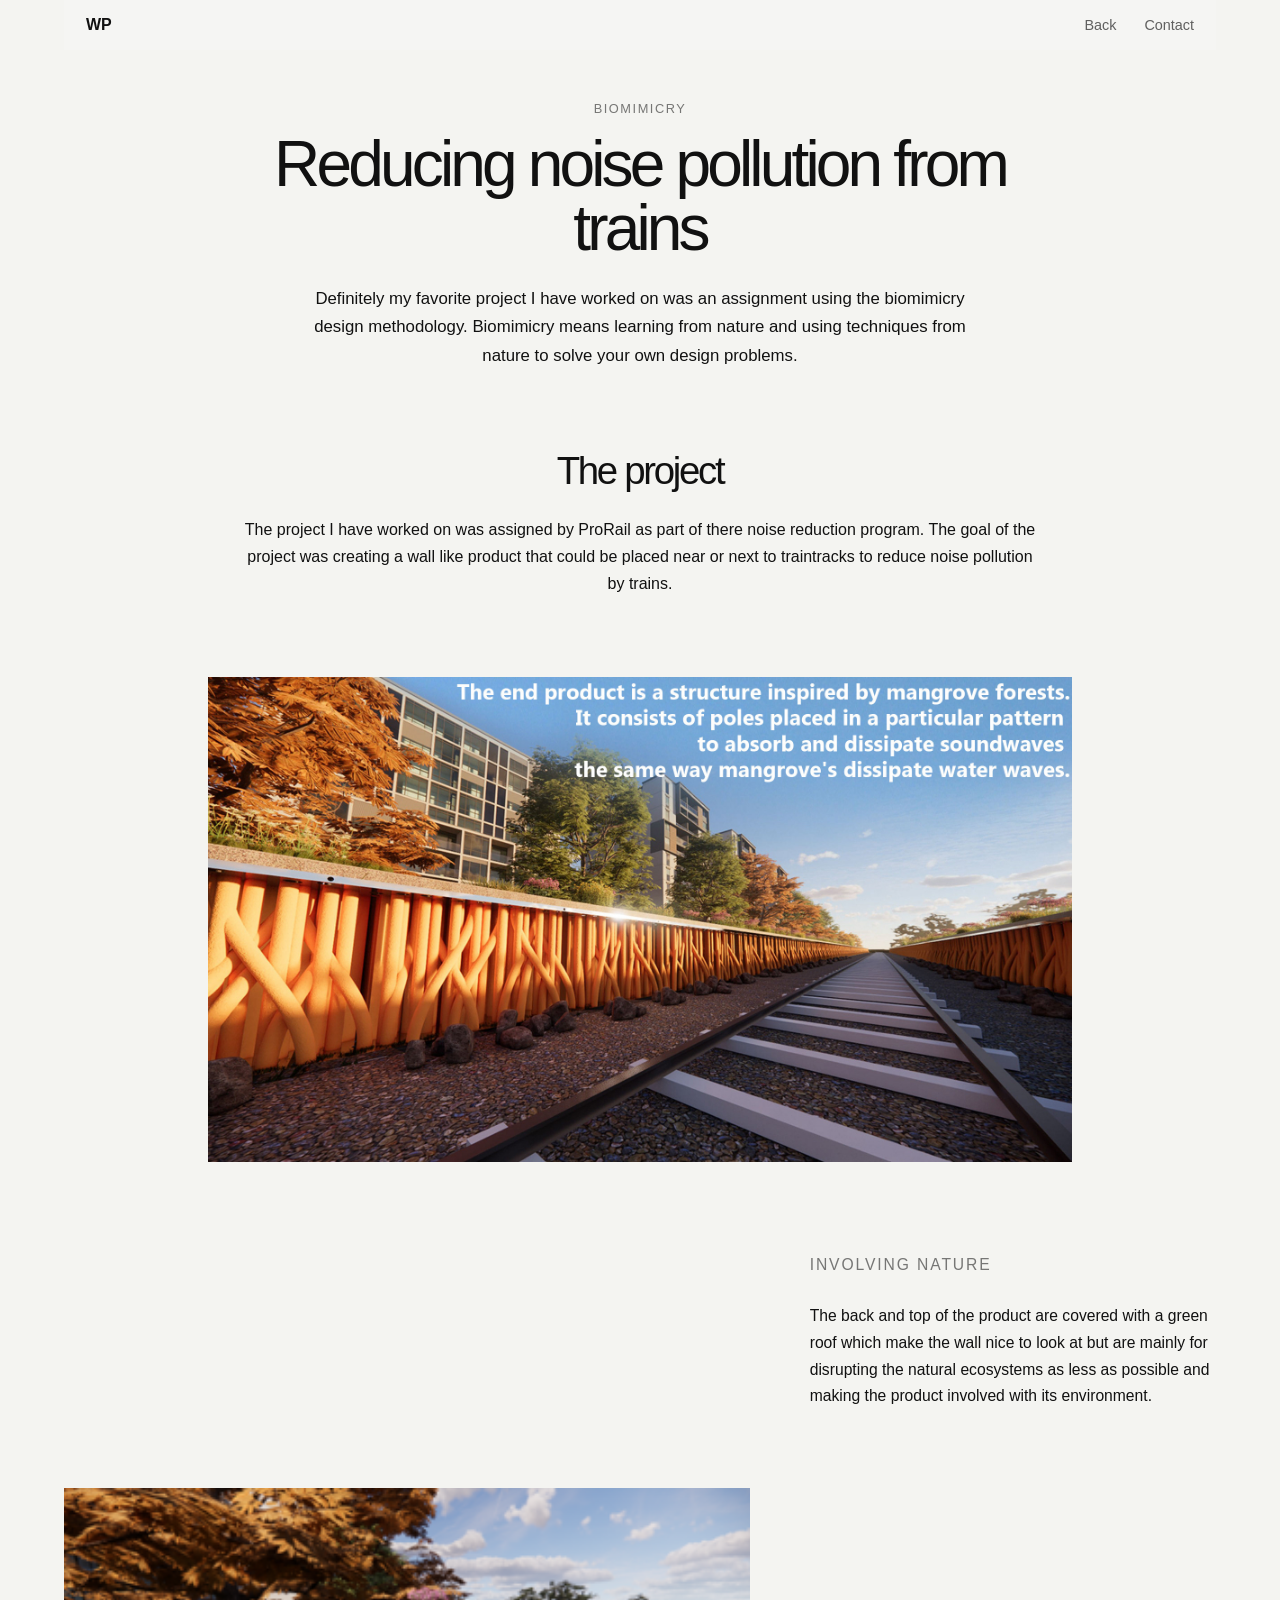
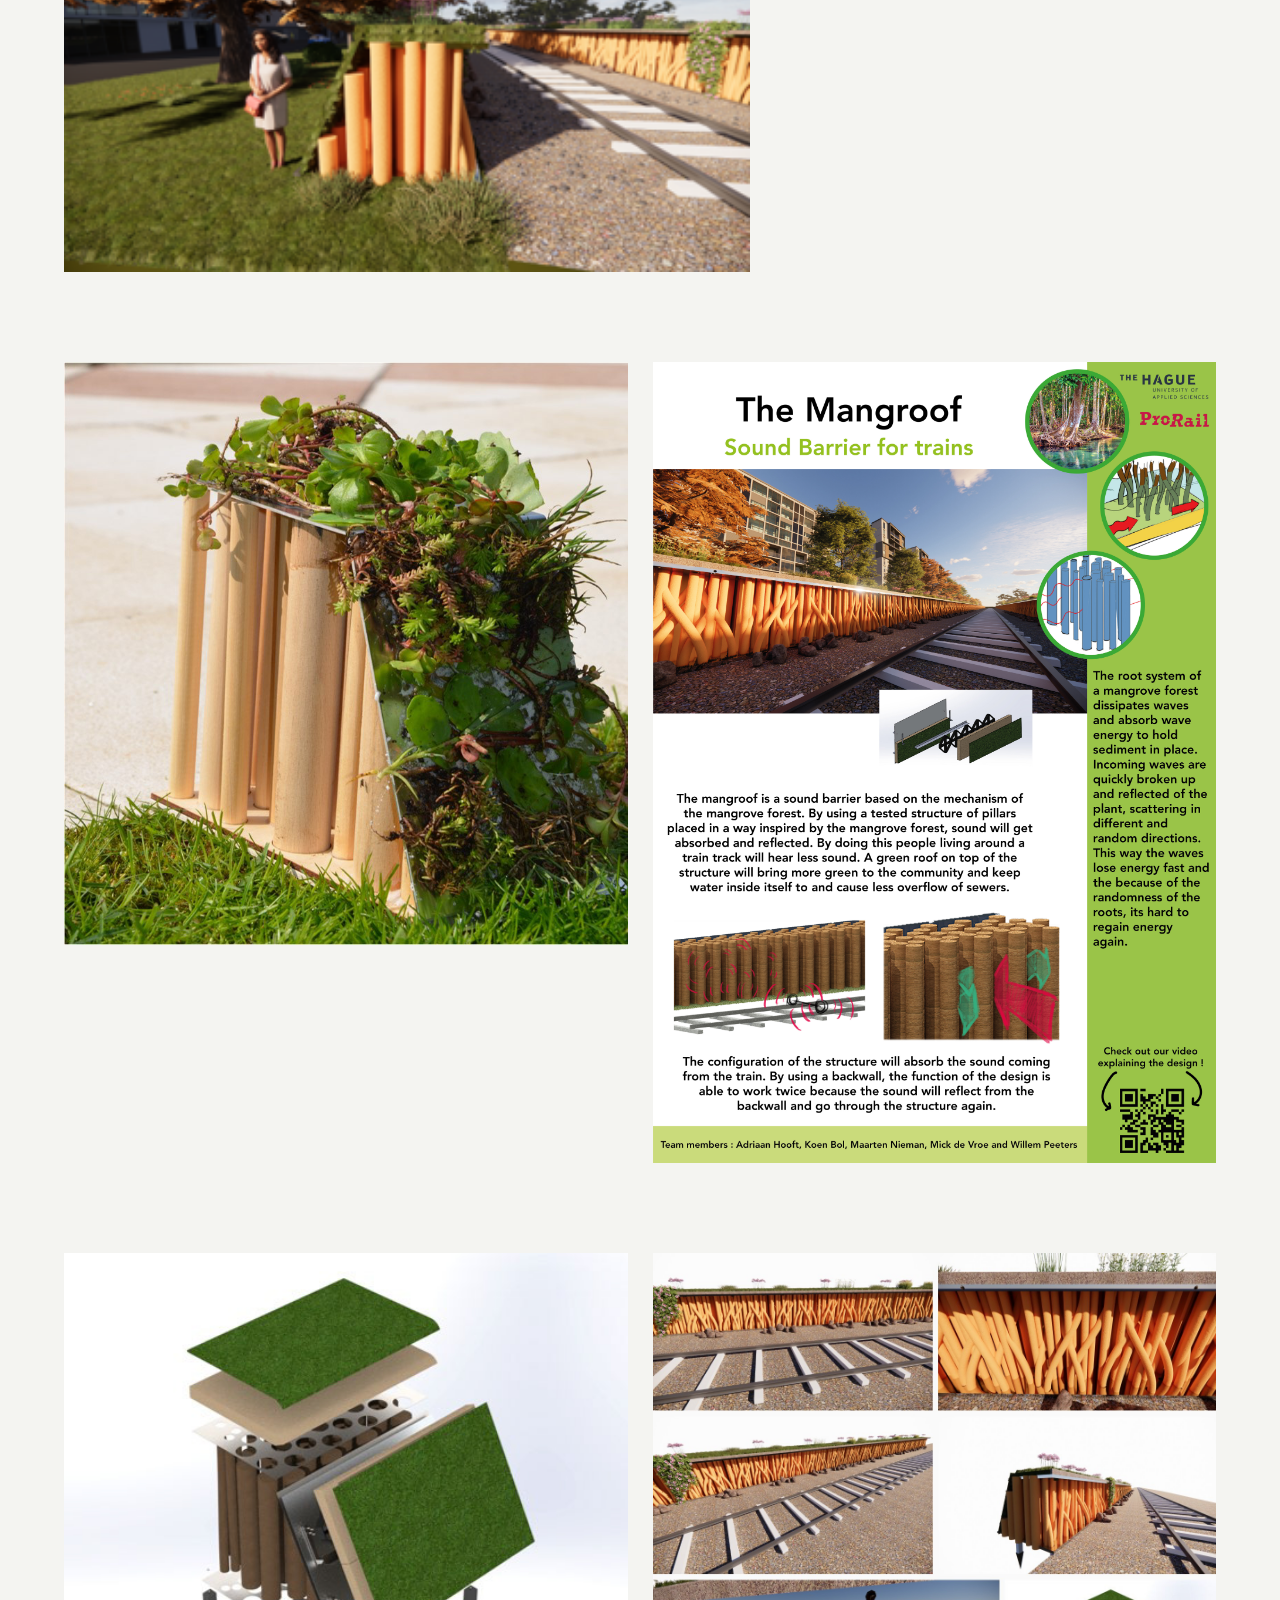
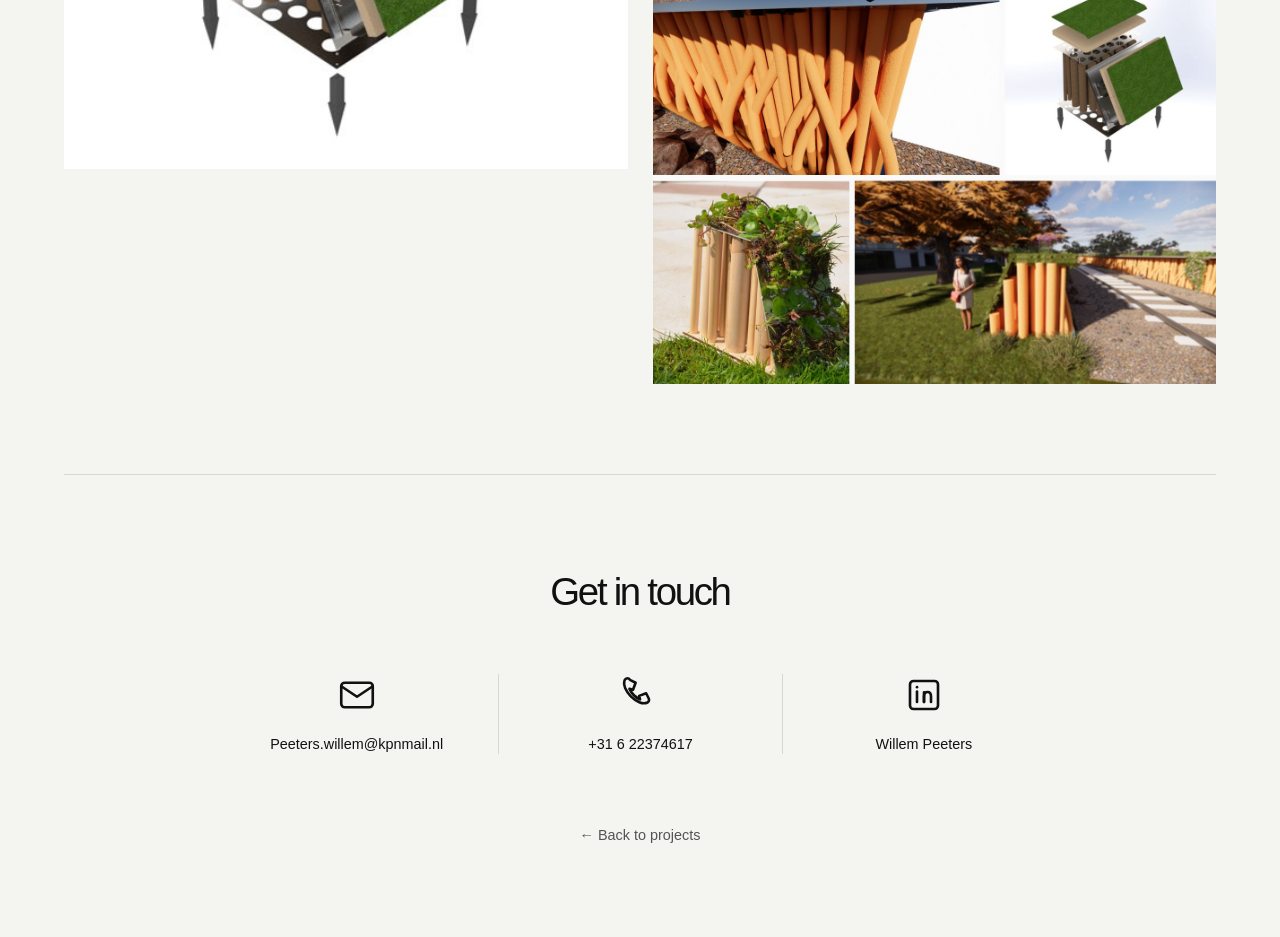
<file: Biomimicry.html>
<!DOCTYPE html>

<html lang="en">

<head>
    <meta charset="UTF-8">
    <meta name="viewport" content="width=device-width, initial-scale=1.0">

    <title>Biomimicry - Willem Peeters</title>

    <link rel="stylesheet" href="css/style.css">
</head>

<body>


    <!-- =========================
         FLOATING NAVIGATION
    ========================== -->

    <nav class="project-navigation">

        <a href="index.html" class="project-nav-logo">
            WP
        </a>

        <div class="project-nav-links">

            <a href="index.html#work">
                Back
            </a>

            <a href="index.html#contact">
                Contact
            </a>

        </div>

    </nav>



    <main class="project-page">


    



        <!-- =========================
             TITLE + INTRO
        ========================== -->

        <section class="project-introduction">

            <p class="project-label">
                Biomimicry
            </p>

            <h1>
                Reducing noise pollution from trains
            </h1>

            <div class="project-intro-text">

                <p>
                    Definitely my favorite project I have worked on was an assignment using the biomimicry design methodology. Biomimicry means learning from nature and using techniques from nature to solve your own design problems.
                </p>

            </div>

        </section>



        <!-- =========================
             STANDALONE TEXT
        ========================== -->

        <section class="project-standalone">

            <p class="project-label">
                
            </p>

            <h2>
                The project
            </h2>

            <p>
                The project I have worked on was assigned by ProRail as part of there noise reduction program.
The goal of the project was creating a wall like product that could be placed near or next to traintracks to reduce noise pollution by trains.
            </p>

        </section>



        <!-- =========================
             MAIN IMAGE
        ========================== -->

        <section class="project-centered-image">

            <img
                src="Willem Peeters_files/Biomimicry/Main.jpg"
                alt="Reducing noise pollution from trains"
            >

        </section>



        <!-- =========================
             TEXT + PHOTO 1
        ========================== -->

        <section class="project-story">

            <div class="project-story-text">

                <p class="project-label">
                    Involving Nature
                </p>

                <h2>
                    
                </h2>

                <p>
                The back and top of the product are covered with a green roof which make the wall nice to look at but are mainly for disrupting the natural ecosystems as less as possible and making the product involved with its environment.
                </p>

            </div>


            <div class="project-story-image">

                <img
                    src="Willem Peeters_files/Biomimicry/1.png"
                    alt="Biomimicry research"
                >

            </div>

        </section>



        <!-- =========================
             PHOTO 2 + PHOTO 3
        ========================== -->

        <section class="project-two-images">

            <div class="project-two-image">

                <img
                    src="Willem Peeters_files/Biomimicry/3.jpg"
                    alt="Biomimicry project"
                >

            </div>


            <div class="project-two-image">

                <img
                    src="Willem Peeters_files/Biomimicry/4.jpg"
                    alt="Train noise research"
                >

            </div>

        </section>



        <!-- =========================
             PHOTO 4 + PHOTO 5
        ========================== -->

        <section class="project-two-images">

            <div class="project-two-image">

                <img
                    src="Willem Peeters_files/Biomimicry/5.jpg"
                    alt="Biomimicry concept"
                >

            </div>


            <div class="project-two-image">

                <img
                    src="Willem Peeters_files/Biomimicry/6.jpg"
                    alt="Final concept"
                >

            </div>

        </section>



        <!-- =========================
             CONTACT
        ========================== -->

        <section class="project-contact">

            <h2>
                Get in touch
            </h2>


            <div class="project-contact-items">


                <!-- EMAIL -->

                <a
                    href="mailto:Peeters.willem@kpnmail.nl"
                    class="project-contact-item"
                >

                    <div class="project-contact-icon">

                        <svg viewBox="0 0 24 24">

                            <rect
                                x="3"
                                y="5"
                                width="18"
                                height="14"
                                rx="2">
                            </rect>

                            <polyline
                                points="3,7 12,13 21,7">
                            </polyline>

                        </svg>

                    </div>

                    <span>
                        Peeters.willem@kpnmail.nl
                    </span>

                </a>



                <!-- PHONE -->

                <a
                    href="tel:+31622374617"
                    class="project-contact-item"
                >

                    <div class="project-contact-icon">

                        <svg viewBox="0 0 24 24">

                            <path d="M6.5 3.5l3 1.5-1.5 4-2-.5c1.2 2.7 3.3 4.8 6 6l-.5-2 4-1.5 1.5 3c.5 1-.1 2.2-1.2 2.5-1.3.4-2.8.2-4.2-.4-3.6-1.6-6.5-4.5-8.1-8.1-.6-1.4-.8-2.9-.4-4.2.3-1.1 1.5-1.7 2.4-1.2z">
                            </path>

                        </svg>

                    </div>

                    <span>
                        +31 6 22374617
                    </span>

                </a>



                <!-- LINKEDIN -->

                <a
                    href="https://www.linkedin.com/in/willem-peeters-834319159/"
                    target="_blank"
                    rel="noopener noreferrer"
                    class="project-contact-item"
                >

                    <div class="project-contact-icon">

                        <svg viewBox="0 0 24 24">

                            <rect
                                x="4"
                                y="4"
                                width="16"
                                height="16"
                                rx="2">
                            </rect>

                            <line
                                x1="8"
                                y1="10"
                                x2="8"
                                y2="16">
                            </line>

                            <line
                                x1="8"
                                y1="7.5"
                                x2="8"
                                y2="7.5">
                            </line>

                            <path
                                d="M12 16v-3.2c0-1.5.8-2.5 2.1-2.5 1.3 0 1.9 1 1.9 2.5V16">
                            </path>

                            <line
                                x1="12"
                                y1="10.5"
                                x2="12"
                                y2="16">
                            </line>

                        </svg>

                    </div>

                    <span>
                        Willem Peeters
                    </span>

                </a>

            </div>

        </section>



        <!-- =========================
             BACK TO PROJECTS
        ========================== -->

        <section class="project-end">

            <a
                href="index.html#work"
                class="back-link"
            >
                ← Back to projects
            </a>

        </section>


    </main>


</body>
</html>
</file>
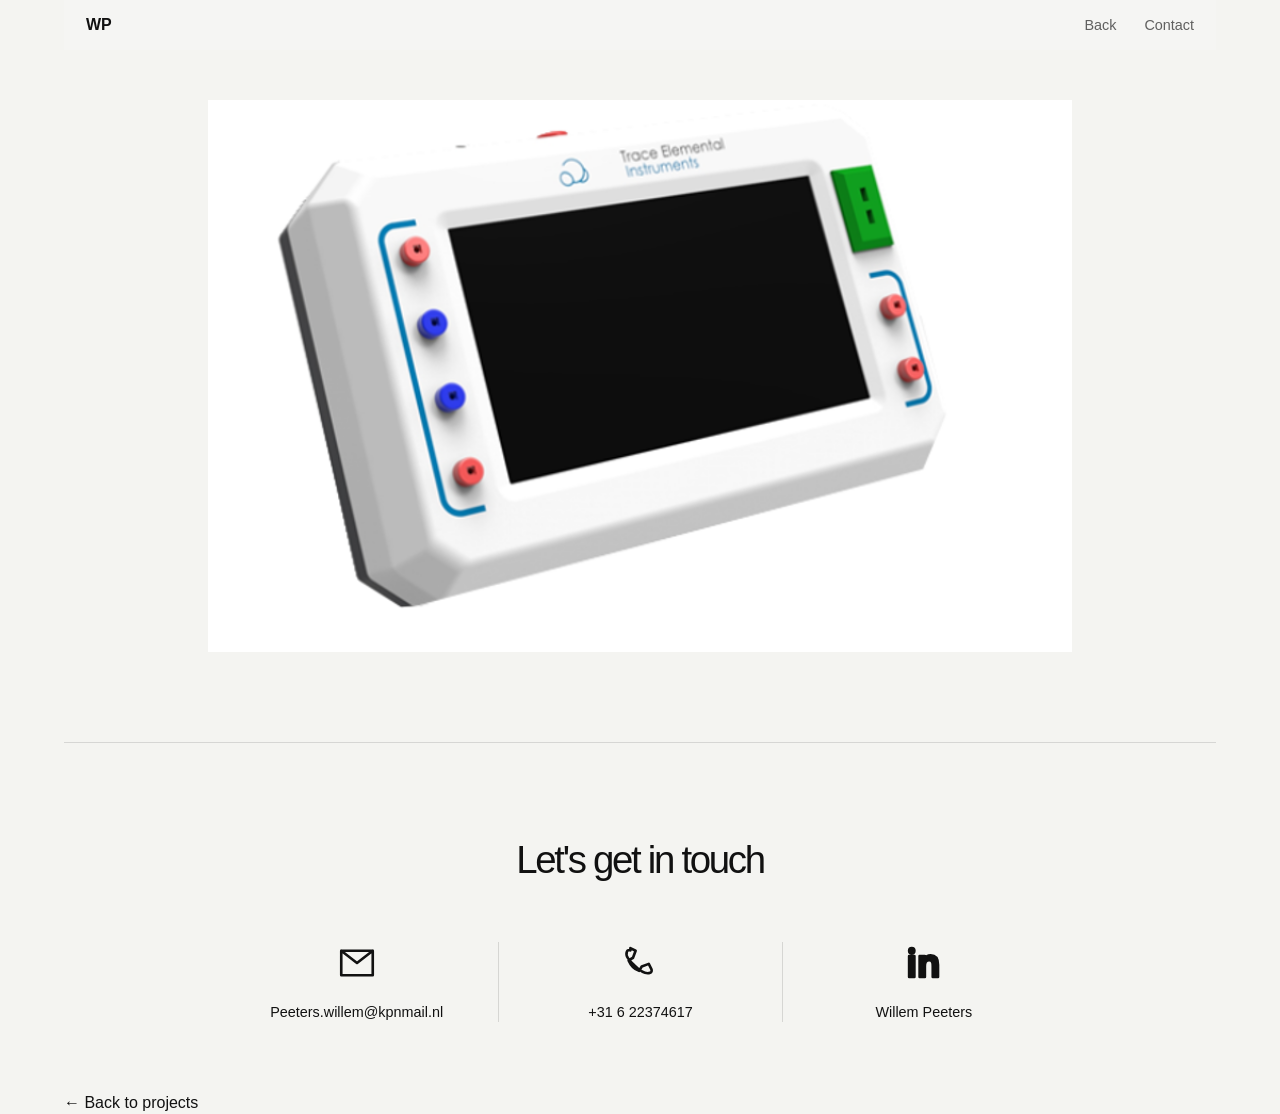
<file: Empty.html>
<!DOCTYPE html>

<html lang="en">

<head>
    <meta charset="UTF-8">
    <meta name="viewport" content="width=device-width, initial-scale=1.0">

    <title>Validation Tool - Willem Peeters</title>

    <link rel="stylesheet" href="css/style.css">
</head>

<body>


    <!-- =========================
         FLOATING NAVIGATION
    ========================== -->

    <nav class="project-navigation">

        <a href="index.html" class="project-nav-logo">
            WP
        </a>

        <div class="project-nav-links">

            <a href="index.html#work">
                Back
            </a>

            <a href="index.html#contact">
                Contact
            </a>

        </div>

    </nav>



    <main class="project-page">


        <!-- =========================
             MAIN IMAGE
        ========================== -->

        <section class="project-centered-image project-introduction-image">

            <img
                src="Willem Peeters_files/Validation_Tool/Main.png"
                alt="Validation Tool"
            >

        </section>


       
  <!-- CONTACT -->
        <section class="project-contact" id="contact">

            <h2>Let's get in touch</h2>

            <div class="project-contact-items">

                <a
                    href="mailto:Peeters.willem@kpnmail.nl"
                    class="project-contact-item"
                >
                    <div class="project-contact-icon">
                        <svg viewBox="0 0 24 24" aria-hidden="true">
                            <path
                                d="M3 5h18v14H3V5zm0 0l9 7 9-7"
                                fill="none"
                                stroke="currentColor"
                                stroke-width="1.5"
                            />
                        </svg>
                    </div>

                    <span>Peeters.willem@kpnmail.nl</span>
                </a>


                <a
                    href="tel:+31622374617"
                    class="project-contact-item"
                >
                    <div class="project-contact-icon">
                        <svg viewBox="0 0 24 24" aria-hidden="true">
                            <path
                                d="M6.5 3.5l3 1.5-1.5 4-2.5 1.5c1.2 2.8 3.2 5 6 6l1.5-2.5 4  -1.5 1.5 3c.4.8.1 1.8-.7 2.1-2.8 1.1-6.1-1.4-8.8-4.1S3.4 8.3 4.5 5.5c.3-.8 1.2-1.1 2-.7z"
                                fill="none"
                                stroke="currentColor"
                                stroke-width="1.5"
                            />
                        </svg>
                    </div>

                    <span>+31 6 22374617</span>
                </a>


                <a
                    href="https://www.linkedin.com/in/willem-peeters-834319159/"
                    target="_blank"
                    rel="noopener noreferrer"
                    class="project-contact-item"
                >
                    <div class="project-contact-icon">
                        <svg viewBox="0 0 24 24" aria-hidden="true">
                            <path
                                d="M5 3.5A1.5 1.5 0 1 1 5 6.5 1.5 1.5 0 0 1 5 3.5zM3.5 8h3v12h-3V8zm6 0h2.9v1.6h.1c.4-.8 1.5-2 3.3-2 3.5 0 4.2 2.3 4.2 5.4V20h-3v-6.2c0-1.5 0-3.4-2.1-3.4s-2.4 1.7-2.4 3.3V20h-3V8z"
                                fill="currentColor"
                            />
                        </svg>
                    </div>

                    <span>Willem Peeters</span>
                </a>

            </div>

        </section>


        <!-- BACK TO PROJECTS -->
        <div class="project-back">
            <a href="index.html#work">← Back to projects</a>
        </div>

    </main>

</body>
</html>
</file>
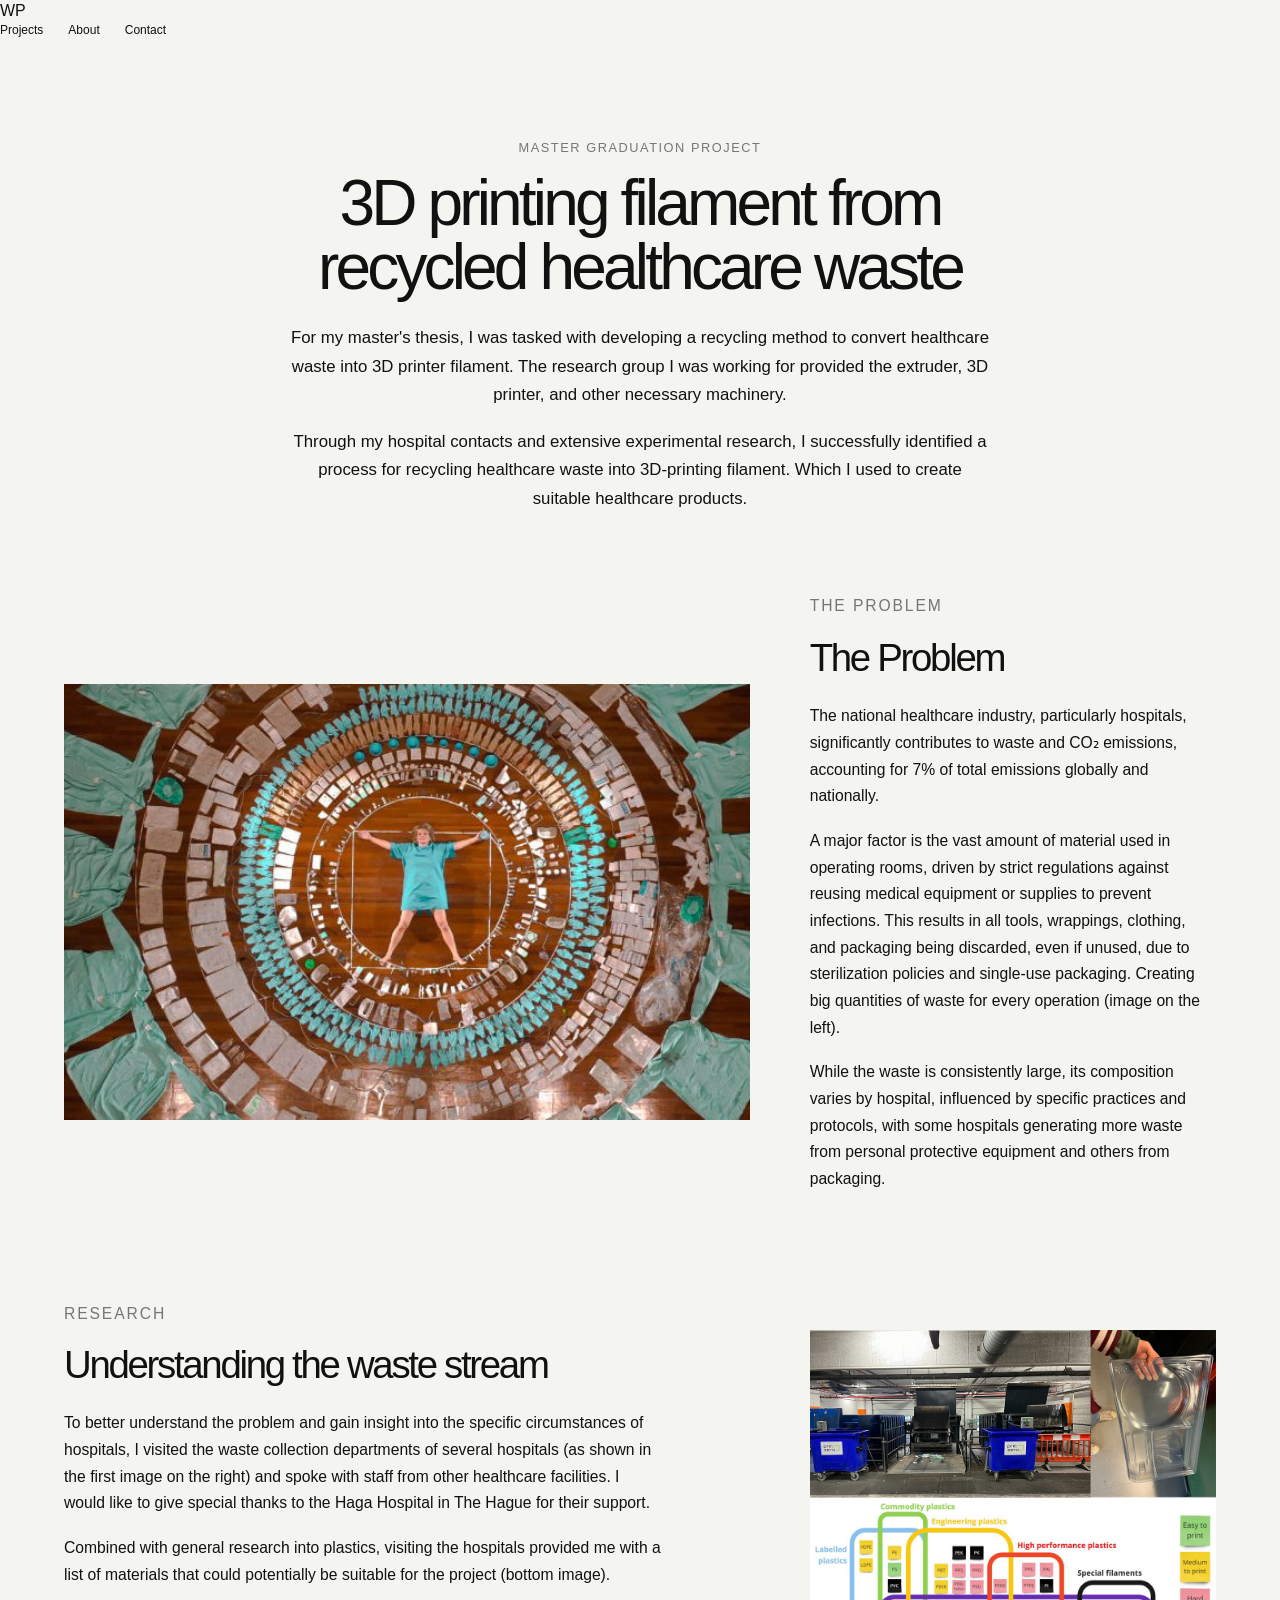
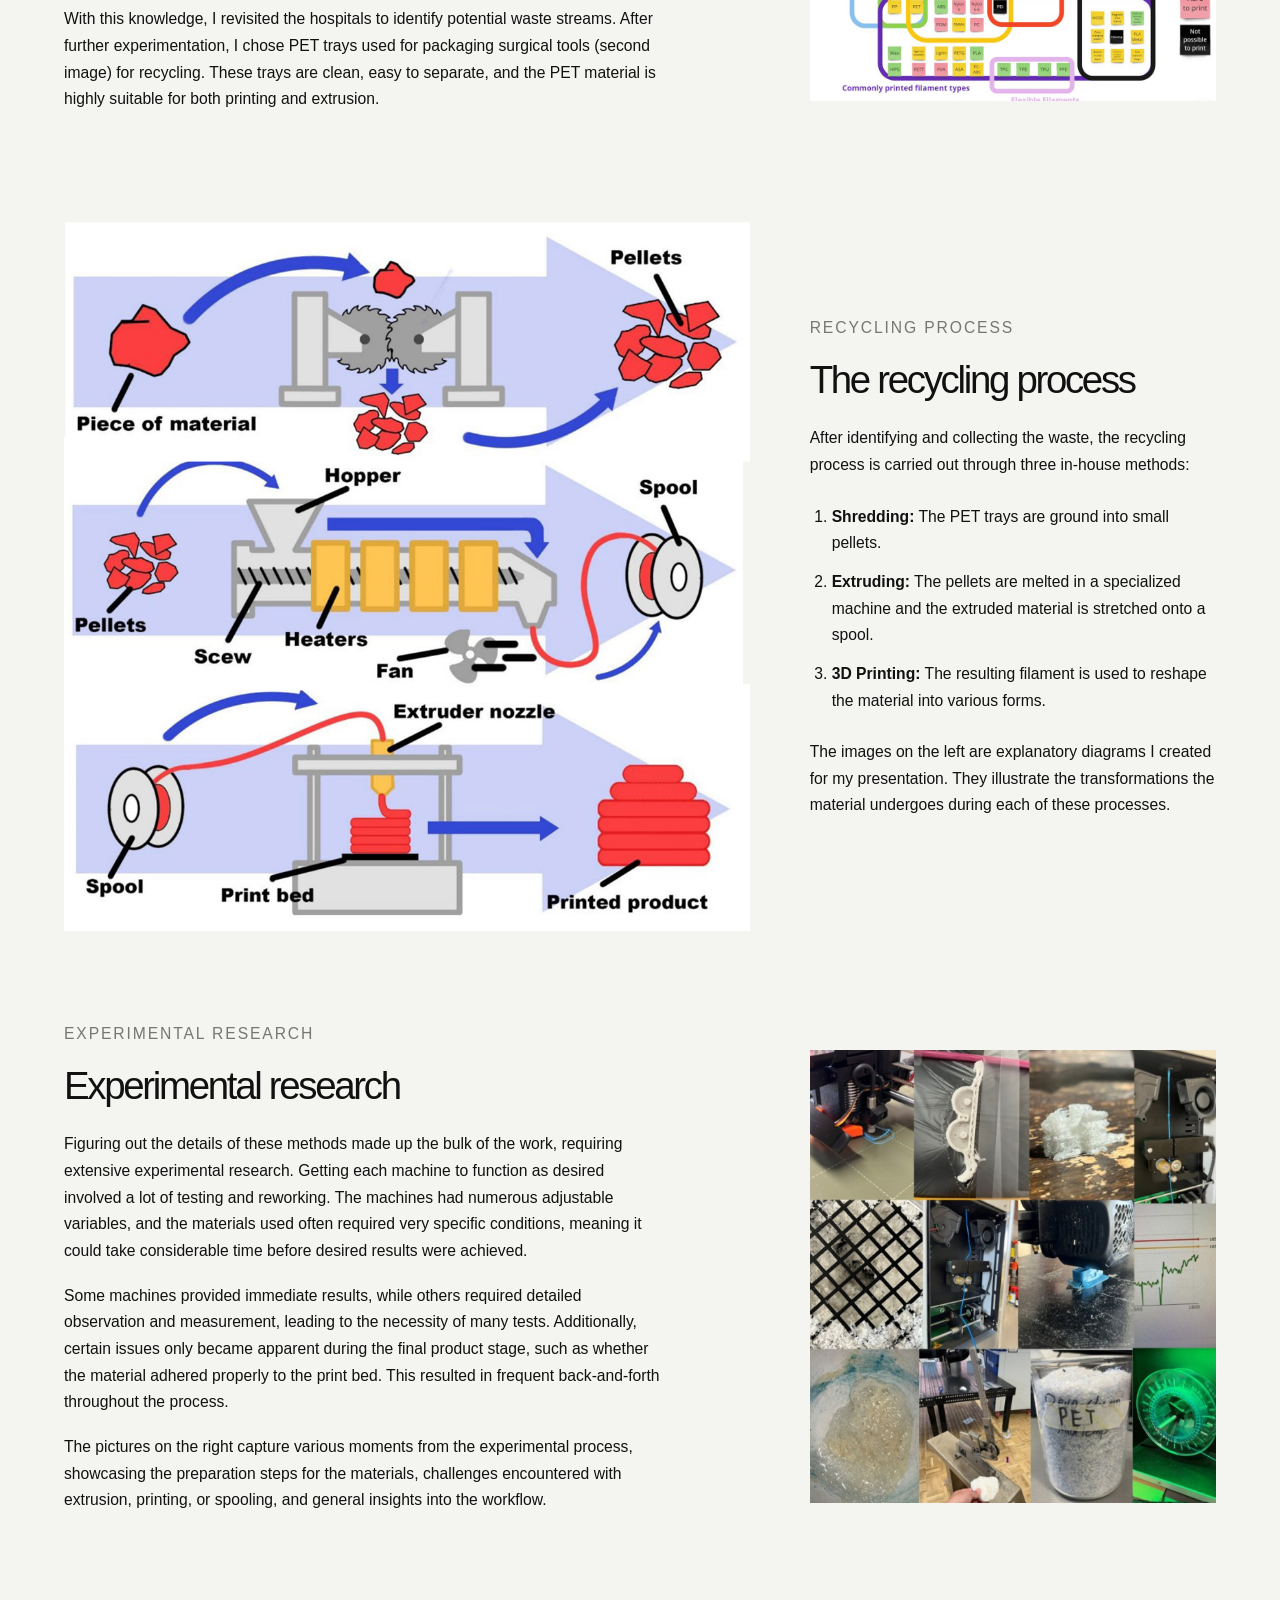
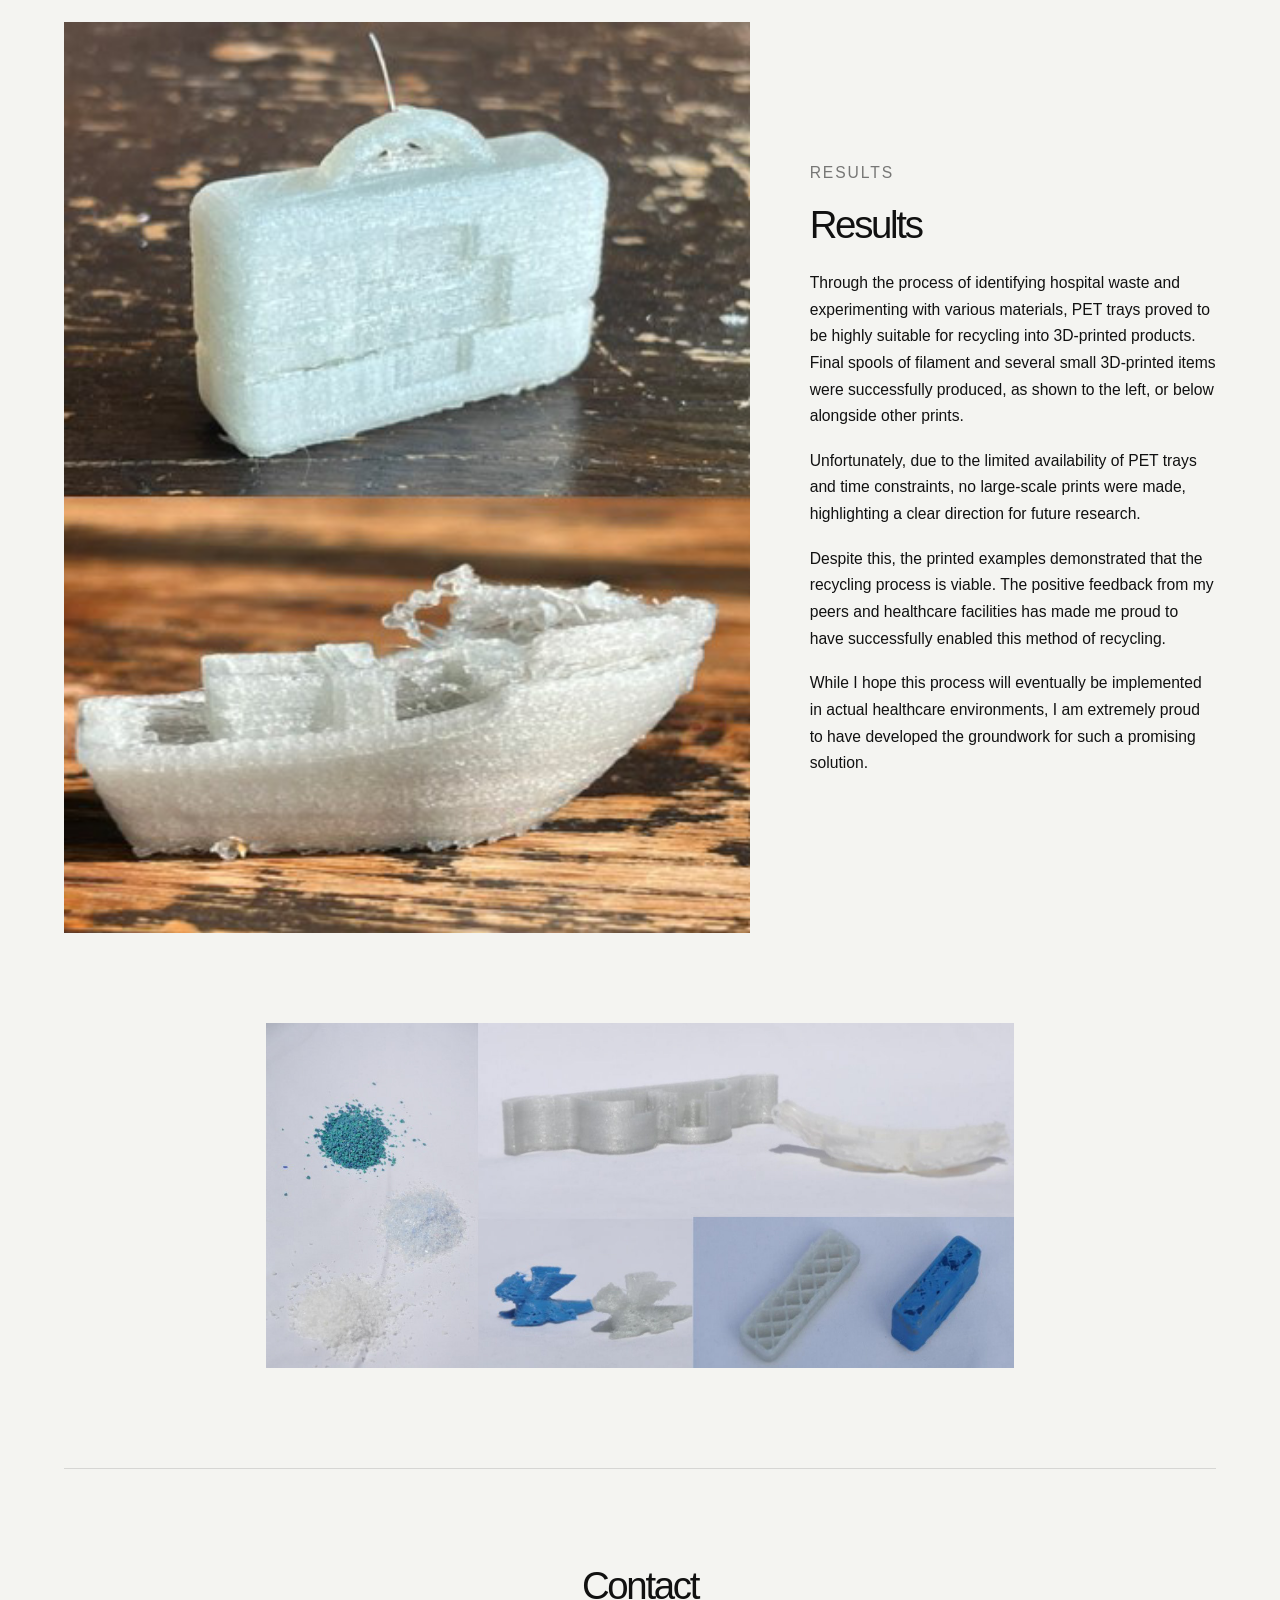
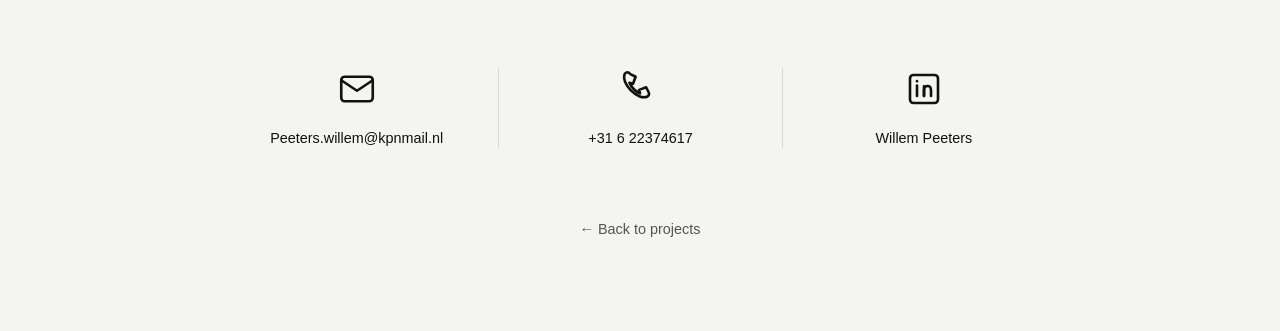
<file: healthcare-waste.html>
<!DOCTYPE html>
<html lang="en">
<head>
    <meta charset="UTF-8">
    <meta name="viewport" content="width=device-width, initial-scale=1.0">

    <title>3D Printing Filament from Recycled Healthcare Waste — Willem Peeters</title>

    <link rel="stylesheet" href="css/style.css">
</head>

<body>

    <!-- =========================
         FLOATING NAVIGATION
    ========================== -->

    <nav class="floating-nav">
        <a href="index.html" class="nav-logo">WP</a>

        <div class="nav-links">
            <a href="index.html#work">Projects</a>
            <a href="index.html#about">About</a>
            <a href="index.html#contact">Contact</a>
        </div>
    </nav>


    <main class="project-page">

        <!-- =========================
             TITLE + INTRO
        ========================== -->

        <section class="project-introduction">

            <p class="project-label">
                Master Graduation Project
            </p>

            <h1>
                3D printing filament from recycled healthcare waste
            </h1>

            <div class="project-intro-text">

                <p>
                    For my master's thesis, I was tasked with developing a
                    recycling method to convert healthcare waste into 3D printer
                    filament. The research group I was working for provided the
                    extruder, 3D printer, and other necessary machinery.
                </p>

                <p>
                    Through my hospital contacts and extensive experimental
                    research, I successfully identified a process for recycling
                    healthcare waste into 3D-printing filament. Which I used to
                    create suitable healthcare products.
                </p>

            </div>

        </section>


        <!-- =========================
             THE PROBLEM
        ========================== -->

        <section class="project-story">

            <div class="project-story-image">
                <img
                    src="Willem Peeters_files/Healthcare_Waste/Main.jpg"
                    alt="Healthcare waste"
                >
            </div>

            <div class="project-story-text">

                <p class="project-label">
                    The Problem
                </p>

                <h2>
                    The Problem
                </h2>

                <p>
                    The national healthcare industry, particularly hospitals,
                    significantly contributes to waste and CO₂ emissions,
                    accounting for 7% of total emissions globally and nationally.
                </p>

                <p>
                    A major factor is the vast amount of material used in
                    operating rooms, driven by strict regulations against reusing
                    medical equipment or supplies to prevent infections. This
                    results in all tools, wrappings, clothing, and packaging being
                    discarded, even if unused, due to sterilization policies and
                    single-use packaging. Creating big quantities of waste for
                    every operation (image on the left).
                </p>

                <p>
                    While the waste is consistently large, its composition varies
                    by hospital, influenced by specific practices and protocols,
                    with some hospitals generating more waste from personal
                    protective equipment and others from packaging.
                </p>

            </div>

        </section>


        <!-- =========================
             RESEARCH / TOELICHTING
        ========================== -->

        <section class="project-story project-story-reverse">

            <div class="project-story-image">
                <img
                    src="Willem Peeters_files/Healthcare_Waste/2.png"
                    alt="Hospital waste research"
                >
            </div>

            <div class="project-story-text">

                <p class="project-label">
                    Research
                </p>

                <h2>
                    Understanding the waste stream
                </h2>

                <p>
                    To better understand the problem and gain insight into the
                    specific circumstances of hospitals, I visited the waste
                    collection departments of several hospitals (as shown in the
                    first image on the right) and spoke with staff from other
                    healthcare facilities. I would like to give special thanks
                    to the Haga Hospital in The Hague for their support.
                </p>

                <p>
                    Combined with general research into plastics, visiting the
                    hospitals provided me with a list of materials that could
                    potentially be suitable for the project (bottom image).
                </p>

                <p>
                    With this knowledge, I revisited the hospitals to identify
                    potential waste streams. After further experimentation, I
                    chose PET trays used for packaging surgical tools
                    (second image) for recycling. These trays are clean,
                    easy to separate, and the PET material is highly suitable
                    for both printing and extrusion.
                </p>

            </div>

        </section>


        <!-- =========================
             RECYCLING PROCESS
        ========================== -->

        <section class="project-story">

            <div class="project-story-image">
                <img
                    src="Willem Peeters_files/Healthcare_Waste/3.png"
                    alt="Recycling process"
                >
            </div>

            <div class="project-story-text">

                <p class="project-label">
                    Recycling Process
                </p>

                <h2>
                    The recycling process
                </h2>

                <p>
                    After identifying and collecting the waste, the recycling
                    process is carried out through three in-house methods:
                </p>

                <ol>
                    <li>
                        <strong>Shredding:</strong>
                        The PET trays are ground into small pellets.
                    </li>

                    <li>
                        <strong>Extruding:</strong>
                        The pellets are melted in a specialized machine and
                        the extruded material is stretched onto a spool.
                    </li>

                    <li>
                        <strong>3D Printing:</strong>
                        The resulting filament is used to reshape the material
                        into various forms.
                    </li>
                </ol>

                <p>
                    The images on the left are explanatory diagrams I created
                    for my presentation. They illustrate the transformations
                    the material undergoes during each of these processes.
                </p>

            </div>

        </section>


        <!-- =========================
             EXPERIMENTAL RESEARCH
        ========================== -->

        <section class="project-story project-story-reverse">

            <div class="project-story-image">
                <img
                    src="Willem Peeters_files/Healthcare_Waste/4.jpg"
                    alt="Experimental research"
                >
            </div>

            <div class="project-story-text">

                <p class="project-label">
                    Experimental Research
                </p>

                <h2>
                    Experimental research
                </h2>

                <p>
                    Figuring out the details of these methods made up the bulk
                    of the work, requiring extensive experimental research.
                    Getting each machine to function as desired involved a lot
                    of testing and reworking. The machines had numerous
                    adjustable variables, and the materials used often required
                    very specific conditions, meaning it could take considerable
                    time before desired results were achieved.
                </p>

                <p>
                    Some machines provided immediate results, while others
                    required detailed observation and measurement, leading to
                    the necessity of many tests. Additionally, certain issues
                    only became apparent during the final product stage, such
                    as whether the material adhered properly to the print bed.
                    This resulted in frequent back-and-forth throughout the
                    process.
                </p>

                <p>
                    The pictures on the right capture various moments from the
                    experimental process, showcasing the preparation steps for
                    the materials, challenges encountered with extrusion,
                    printing, or spooling, and general insights into the workflow.
                </p>

            </div>

        </section>


        <!-- =========================
             RESULTS
        ========================== -->

        <section class="project-story">

            <div class="project-story-image">
                <img
                    src="Willem Peeters_files/Healthcare_Waste/5.jpg"
                    alt="Results of recycled healthcare waste project"
                >
            </div>

            <div class="project-story-text">

                <p class="project-label">
                    Results
                </p>

                <h2>
                    Results
                </h2>

                <p>
                    Through the process of identifying hospital waste and
                    experimenting with various materials, PET trays proved to
                    be highly suitable for recycling into 3D-printed products.
                    Final spools of filament and several small 3D-printed items
                    were successfully produced, as shown to the left, or below
                    alongside other prints.
                </p>

                <p>
                    Unfortunately, due to the limited availability of PET trays
                    and time constraints, no large-scale prints were made,
                    highlighting a clear direction for future research.
                </p>

                <p>
                    Despite this, the printed examples demonstrated that the
                    recycling process is viable. The positive feedback from my
                    peers and healthcare facilities has made me proud to have
                    successfully enabled this method of recycling.
                </p>

                <p>
                    While I hope this process will eventually be implemented in
                    actual healthcare environments, I am extremely proud to have
                    developed the groundwork for such a promising solution.
                </p>

            </div>

        </section>


        <!-- =========================
             FINAL IMAGE
        ========================== -->

        <section class="project-final-image">

            <img
                src="Willem Peeters_files/Healthcare_Waste/6.jpg"
                alt="Final result"
            >

        </section>


        <!-- =========================
     CONTACT
========================== -->

<section class="project-contact">

    <h2>Contact</h2>

    <div class="project-contact-items">

        <!-- EMAIL -->

        <a
            href="mailto:Peeters.willem@kpnmail.nl"
            class="project-contact-item"
        >

            <div class="project-contact-icon">

                <svg viewBox="0 0 24 24">
                    <rect x="3" y="5" width="18" height="14" rx="2"></rect>
                    <polyline points="3,7 12,13 21,7"></polyline>
                </svg>

            </div>

            <span>
                Peeters.willem@kpnmail.nl
            </span>

        </a>


        <!-- PHONE -->

        <a
            href="tel:+31622374617"
            class="project-contact-item"
        >

            <div class="project-contact-icon">

                <svg viewBox="0 0 24 24">
                    <path d="M6.5 3.5l3 1.5-1.5 4-2-.5c1.2 2.7 3.3 4.8 6 6l-.5-2 4-1.5 1.5 3c.5 1-.1 2.2-1.2 2.5-1.3.4-2.8.2-4.2-.4-3.6-1.6-6.5-4.5-8.1-8.1-.6-1.4-.8-2.9-.4-4.2.3-1.1 1.5-1.7 2.4-1.2z"></path>
                </svg>

            </div>

            <span>
                +31 6 22374617
            </span>

        </a>


        <!-- LINKEDIN -->

        <a
            href="https://www.linkedin.com/in/willem-peeters-834319159/"
            target="_blank"
            rel="noopener noreferrer"
            class="project-contact-item"
        >

            <div class="project-contact-icon">

                <svg viewBox="0 0 24 24">
                    <rect x="4" y="4" width="16" height="16" rx="2"></rect>
                    <line x1="8" y1="10" x2="8" y2="16"></line>
                    <line x1="8" y1="7.5" x2="8" y2="7.5"></line>
                    <path d="M12 16v-3.2c0-1.5.8-2.5 2.1-2.5 1.3 0 1.9 1 1.9 2.5V16"></path>
                    <line x1="12" y1="10.5" x2="12" y2="16"></line>
                </svg>

            </div>

            <span>
                Willem Peeters
            </span>

        </a>

    </div>

</section>


<!-- =========================
     BACK TO PROJECTS
========================== -->

<section class="project-end">

    <a href="index.html#work" class="back-link">
        ← Back to projects
    </a>

</section>

    </main>


</body>
</html>
</file>
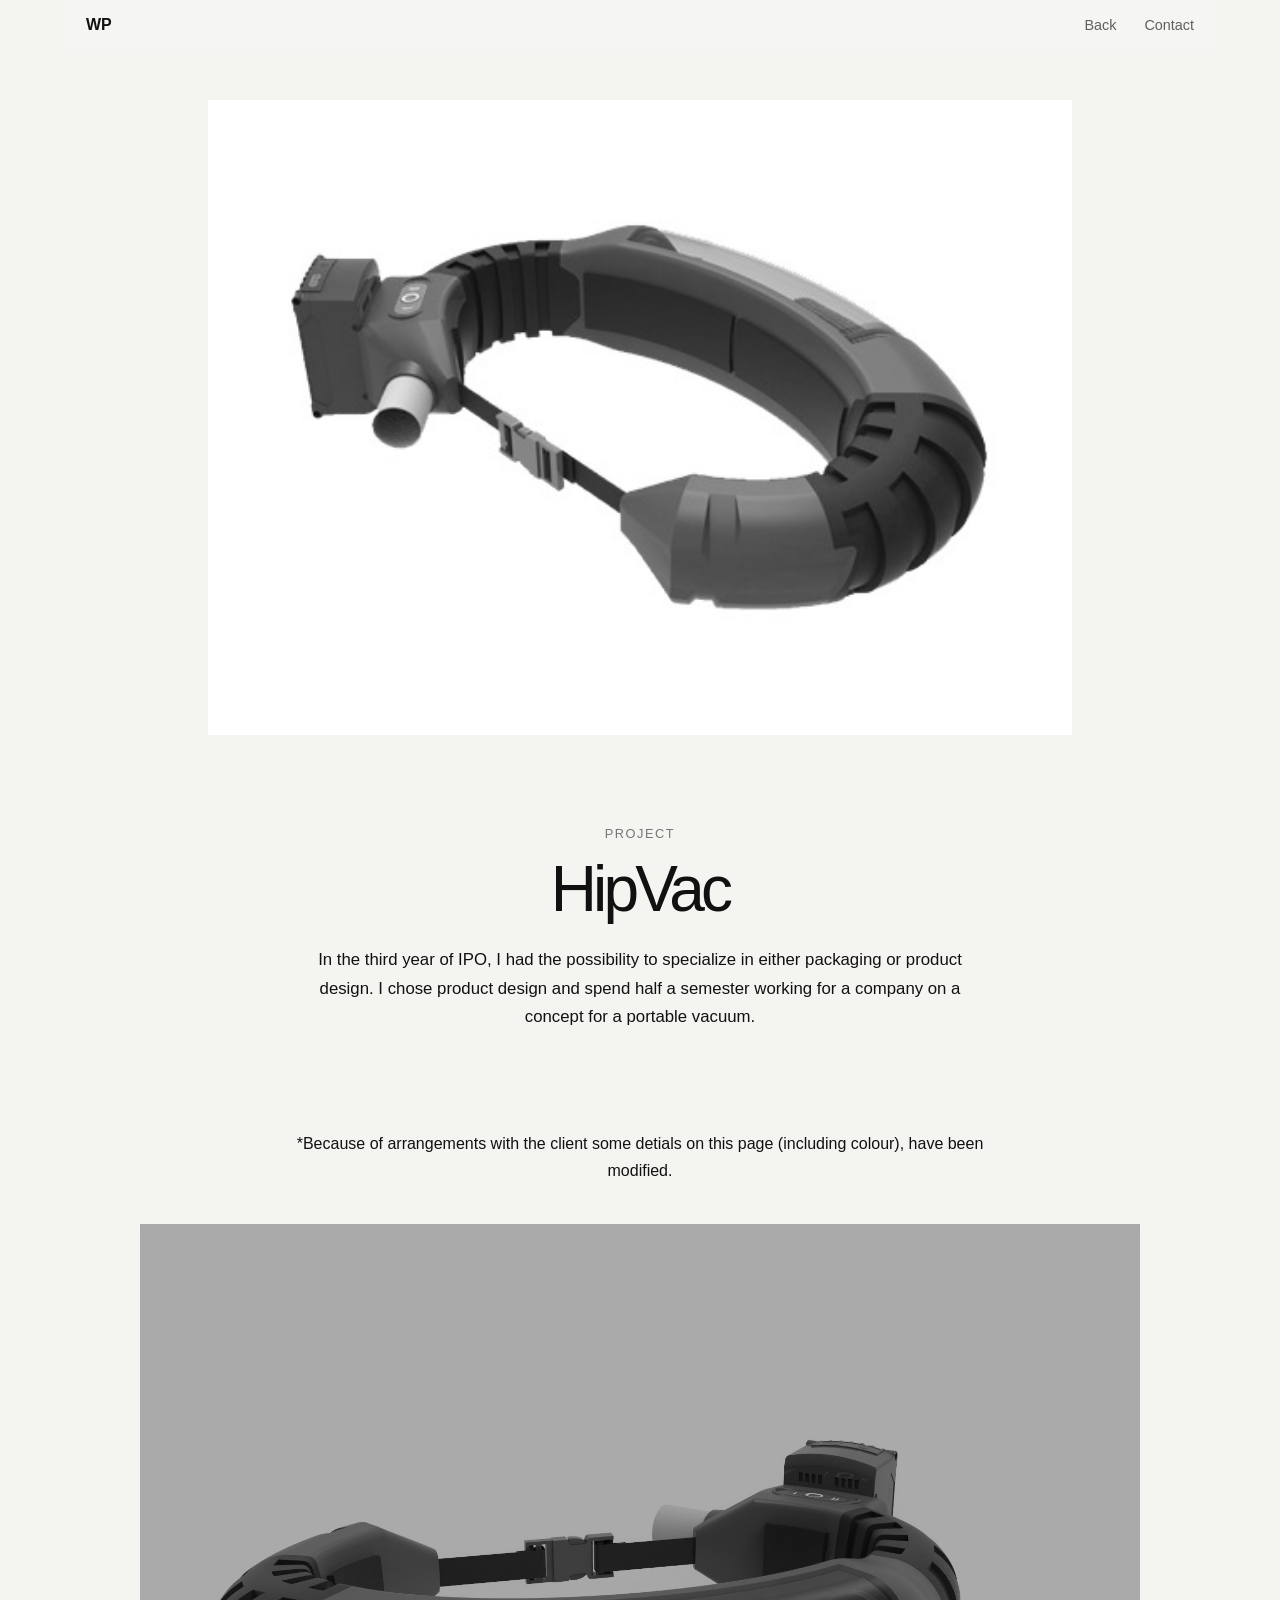
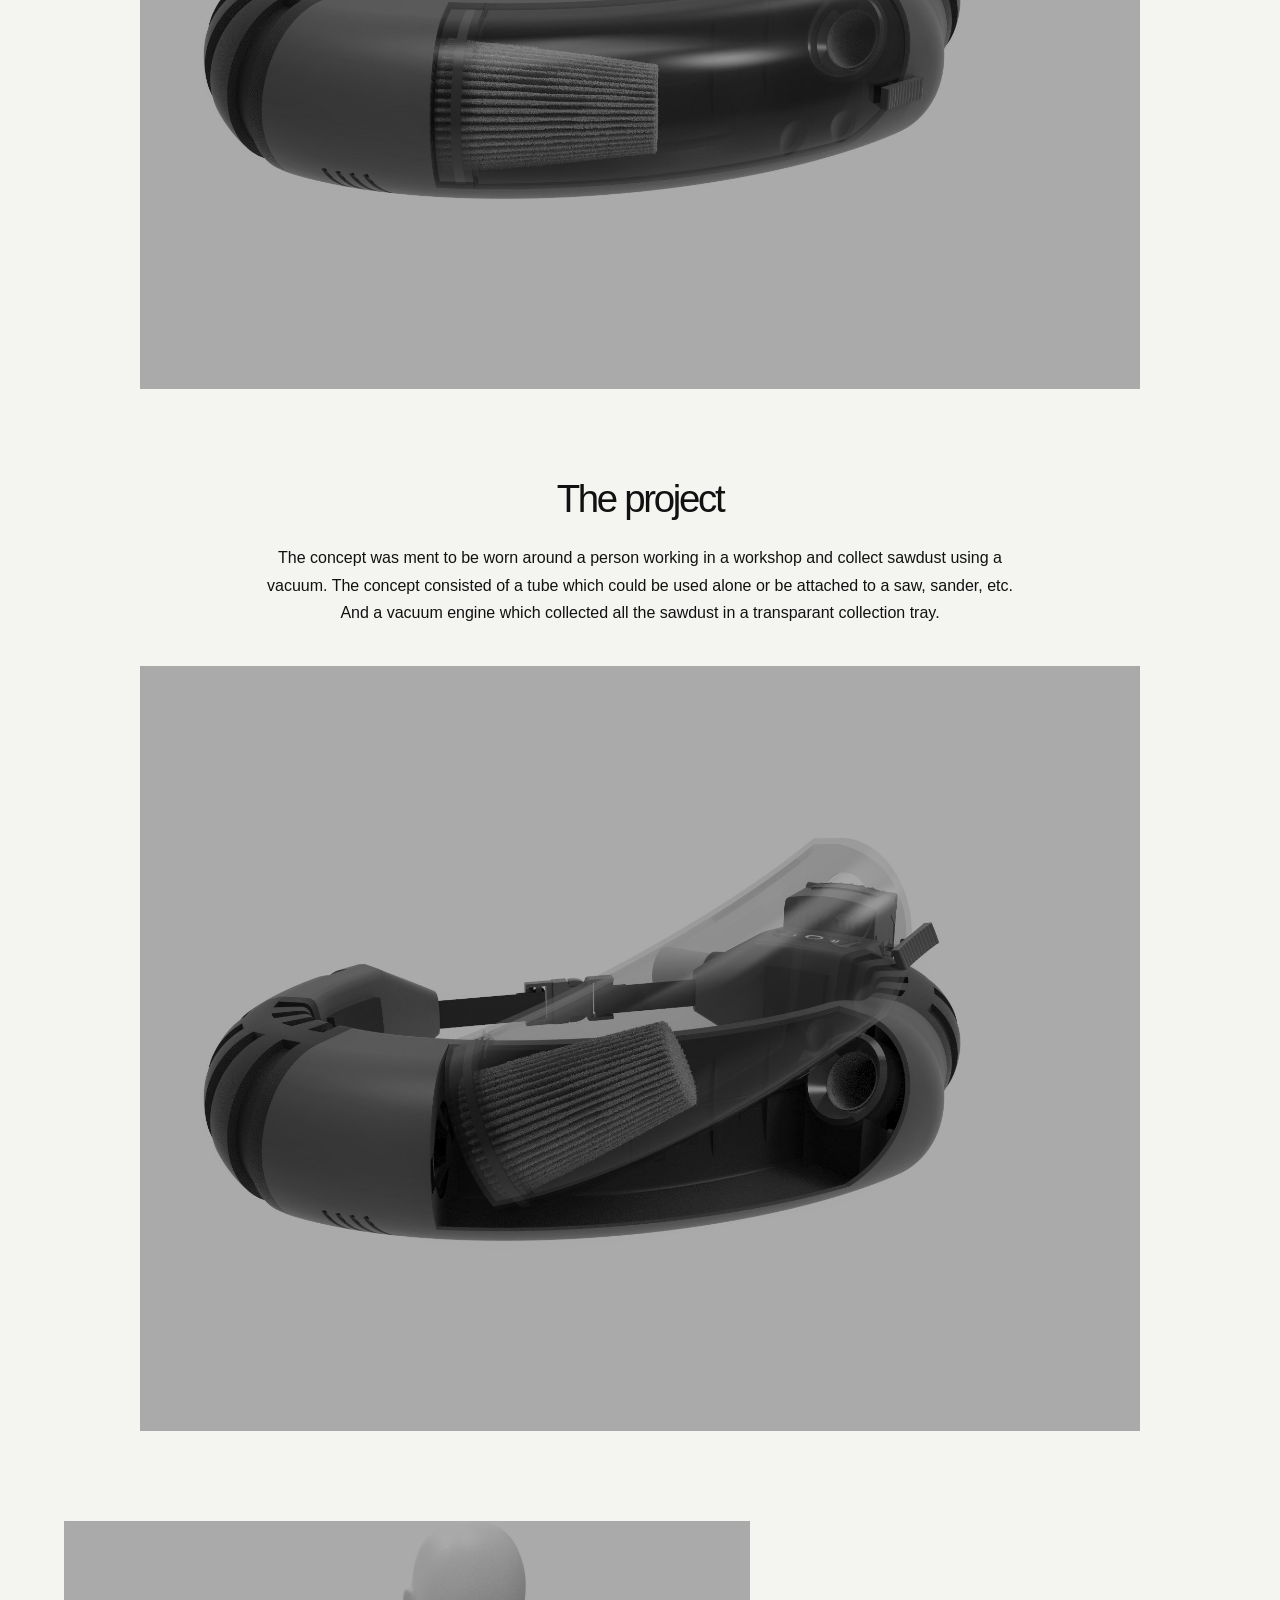
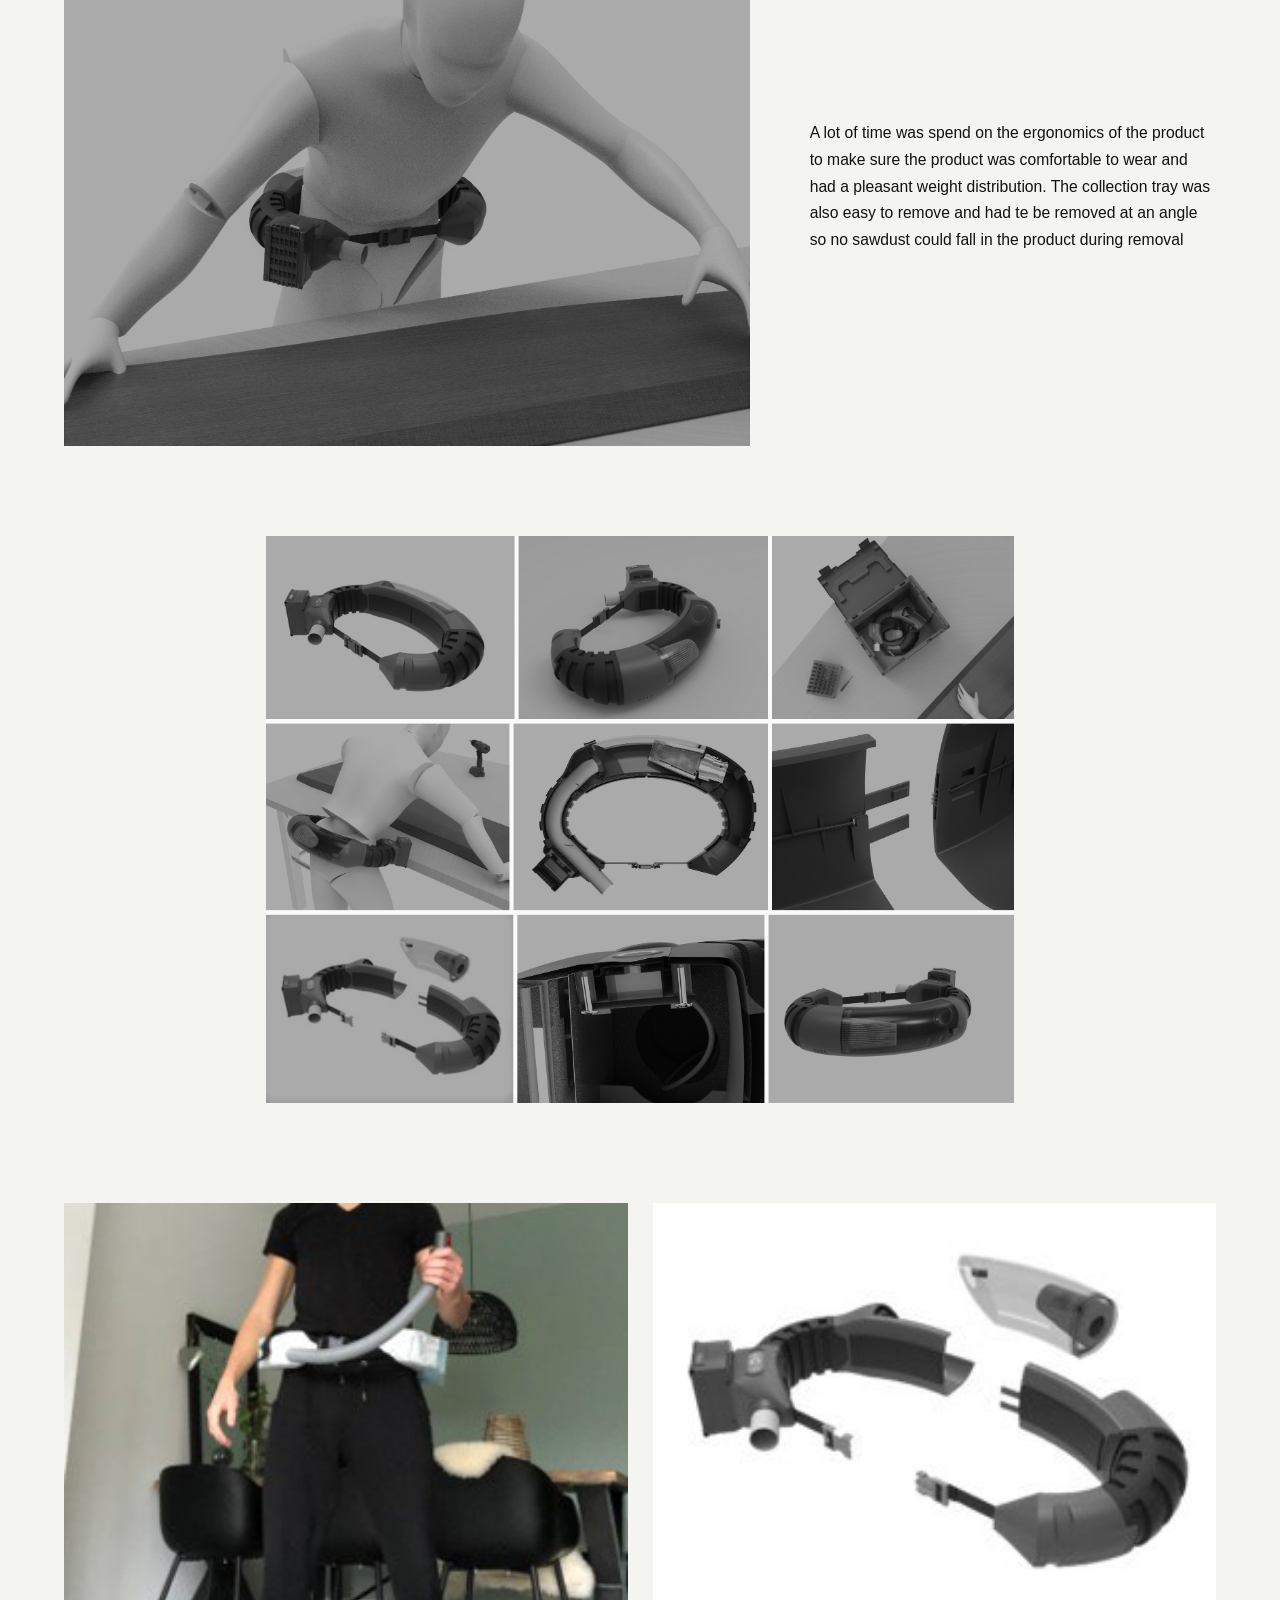
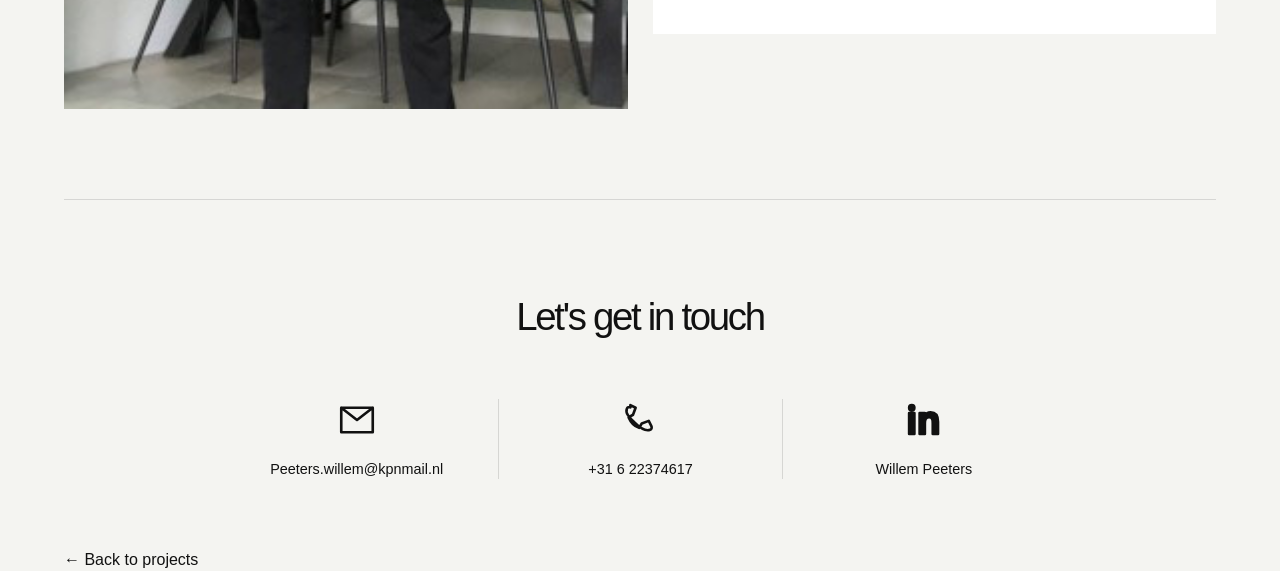
<file: HipVac.html>
<!DOCTYPE html>

<html lang="en">

<head>
    <meta charset="UTF-8">
    <meta name="viewport" content="width=device-width, initial-scale=1.0">

    <title>HipVac - Willem Peeters</title>

    <link rel="stylesheet" href="css/style.css">
</head>

<body>


    <!-- =========================
         FLOATING NAVIGATION
    ========================== -->

    <nav class="project-navigation">

        <a href="index.html" class="project-nav-logo">
            WP
        </a>

        <div class="project-nav-links">

            <a href="index.html#work">
                Back
            </a>

            <a href="index.html#contact">
                Contact
            </a>

        </div>

    </nav>



    <main class="project-page">


        <!-- =========================
             MAIN IMAGE
        ========================== -->

        <section class="project-centered-image project-introduction-image">

            <img
                src="Willem Peeters_files/HipVac/Main.jpg"
                alt="HippVac"
            >

        </section>



        <!-- =========================
             TITLE + INTRODUCTION
        ========================== -->

        <section class="project-introduction">

            <div class="project-introduction-content">

                <p class="project-label">
                    Project
                </p>

                <h1>
                    HipVac
                </h1>

                <div class="project-intro-text">

                    <p>
                     In the third year of IPO, I had the possibility to specialize in either packaging or product design. I chose product design and spend half a semester working for a company on a concept for a portable vacuum.
                    </p>

                </div>

            </div>

        </section>



       <section class="project-image-with-text">

    <div class="project-image-with-text-content">

        <p class="project-label">
            
        </p>

        <h2>
            
        </h2>

        <p>
            *Because of arrangements with the client some detials on this page (including colour), have been modified.
        </p>

    </div>


    <div class="project-image-with-text-image">

        <img
            src="Willem Peeters_files/HipVac/1.jpg"
            alt="Hipvac project"
        >

    </div>

</section>


        <!-- =========================
             RESEARCH / TOELICHTING
        ========================== -->
        <section class="project-image-with-text">

    <div class="project-image-with-text-content">

        <p class="project-label">
            
        </p>

        <h2>
            The project
        </h2>

        <p>
           The concept was ment to be worn around a person working in a workshop and collect sawdust using a vacuum.
The concept consisted of a tube which could be used alone or be attached to a saw, sander, etc. And a vacuum engine which collected all the sawdust in a transparant collection tray.</p>

    </div>


    <div class="project-image-with-text-image">

        <img
            src="Willem Peeters_files/HipVac/3.jpg"
            alt="Hipvac project"
        >

    </div>

</section>


        <!-- =========================
             RECYCLING PROCESS
        ========================== -->

        <section class="project-story">

            <div class="project-story-image">
                <img
                    src="Willem Peeters_files/HipVac/2.jpg"
                    alt="Recycling process"
                >
            </div>

            <div class="project-story-text">

                <p class="project-label">
                    
                </p>

                <h2>
                    
                </h2>

                <p>
                  A lot of time was spend on the ergonomics of the product to make sure the product was comfortable to wear and had a pleasant weight distribution.
The collection tray was also easy to remove and had te be removed at an angle so no sawdust could fall in the product during removal </p>

            </div>

        </section>



        <!-- =========================
             FINAL IMAGE
        ========================== -->

        <section class="project-final-image">

            <img
                src="Willem Peeters_files/HipVac/4.jpg"
                alt="Final result"
            >

        </section>
<section class="project-two-images">

    <div class="project-two-image">

        <img
            src="Willem Peeters_files/HipVac/dsfa.jpg"
            alt="Hipvac prototype"
        >

    </div>

    <div class="project-two-image">

        <img
            src="Willem Peeters_files/HipVac/7.jpg"
            alt="Kroostegel final result"
        >

    </div>

</section>
       
  <!-- CONTACT -->
        <section class="project-contact" id="contact">

            <h2>Let's get in touch</h2>

            <div class="project-contact-items">

                <a
                    href="mailto:Peeters.willem@kpnmail.nl"
                    class="project-contact-item"
                >
                    <div class="project-contact-icon">
                        <svg viewBox="0 0 24 24" aria-hidden="true">
                            <path
                                d="M3 5h18v14H3V5zm0 0l9 7 9-7"
                                fill="none"
                                stroke="currentColor"
                                stroke-width="1.5"
                            />
                        </svg>
                    </div>

                    <span>Peeters.willem@kpnmail.nl</span>
                </a>


                <a
                    href="tel:+31622374617"
                    class="project-contact-item"
                >
                    <div class="project-contact-icon">
                        <svg viewBox="0 0 24 24" aria-hidden="true">
                            <path
                                d="M6.5 3.5l3 1.5-1.5 4-2.5 1.5c1.2 2.8 3.2 5 6 6l1.5-2.5 4  -1.5 1.5 3c.4.8.1 1.8-.7 2.1-2.8 1.1-6.1-1.4-8.8-4.1S3.4 8.3 4.5 5.5c.3-.8 1.2-1.1 2-.7z"
                                fill="none"
                                stroke="currentColor"
                                stroke-width="1.5"
                            />
                        </svg>
                    </div>

                    <span>+31 6 22374617</span>
                </a>


                <a
                    href="https://www.linkedin.com/in/willem-peeters-834319159/"
                    target="_blank"
                    rel="noopener noreferrer"
                    class="project-contact-item"
                >
                    <div class="project-contact-icon">
                        <svg viewBox="0 0 24 24" aria-hidden="true">
                            <path
                                d="M5 3.5A1.5 1.5 0 1 1 5 6.5 1.5 1.5 0 0 1 5 3.5zM3.5 8h3v12h-3V8zm6 0h2.9v1.6h.1c.4-.8 1.5-2 3.3-2 3.5 0 4.2 2.3 4.2 5.4V20h-3v-6.2c0-1.5 0-3.4-2.1-3.4s-2.4 1.7-2.4 3.3V20h-3V8z"
                                fill="currentColor"
                            />
                        </svg>
                    </div>

                    <span>Willem Peeters</span>
                </a>

            </div>

        </section>


        <!-- BACK TO PROJECTS -->
        <div class="project-back">
            <a href="index.html#work">← Back to projects</a>
        </div>

    </main>

</body>
</html>
</file>
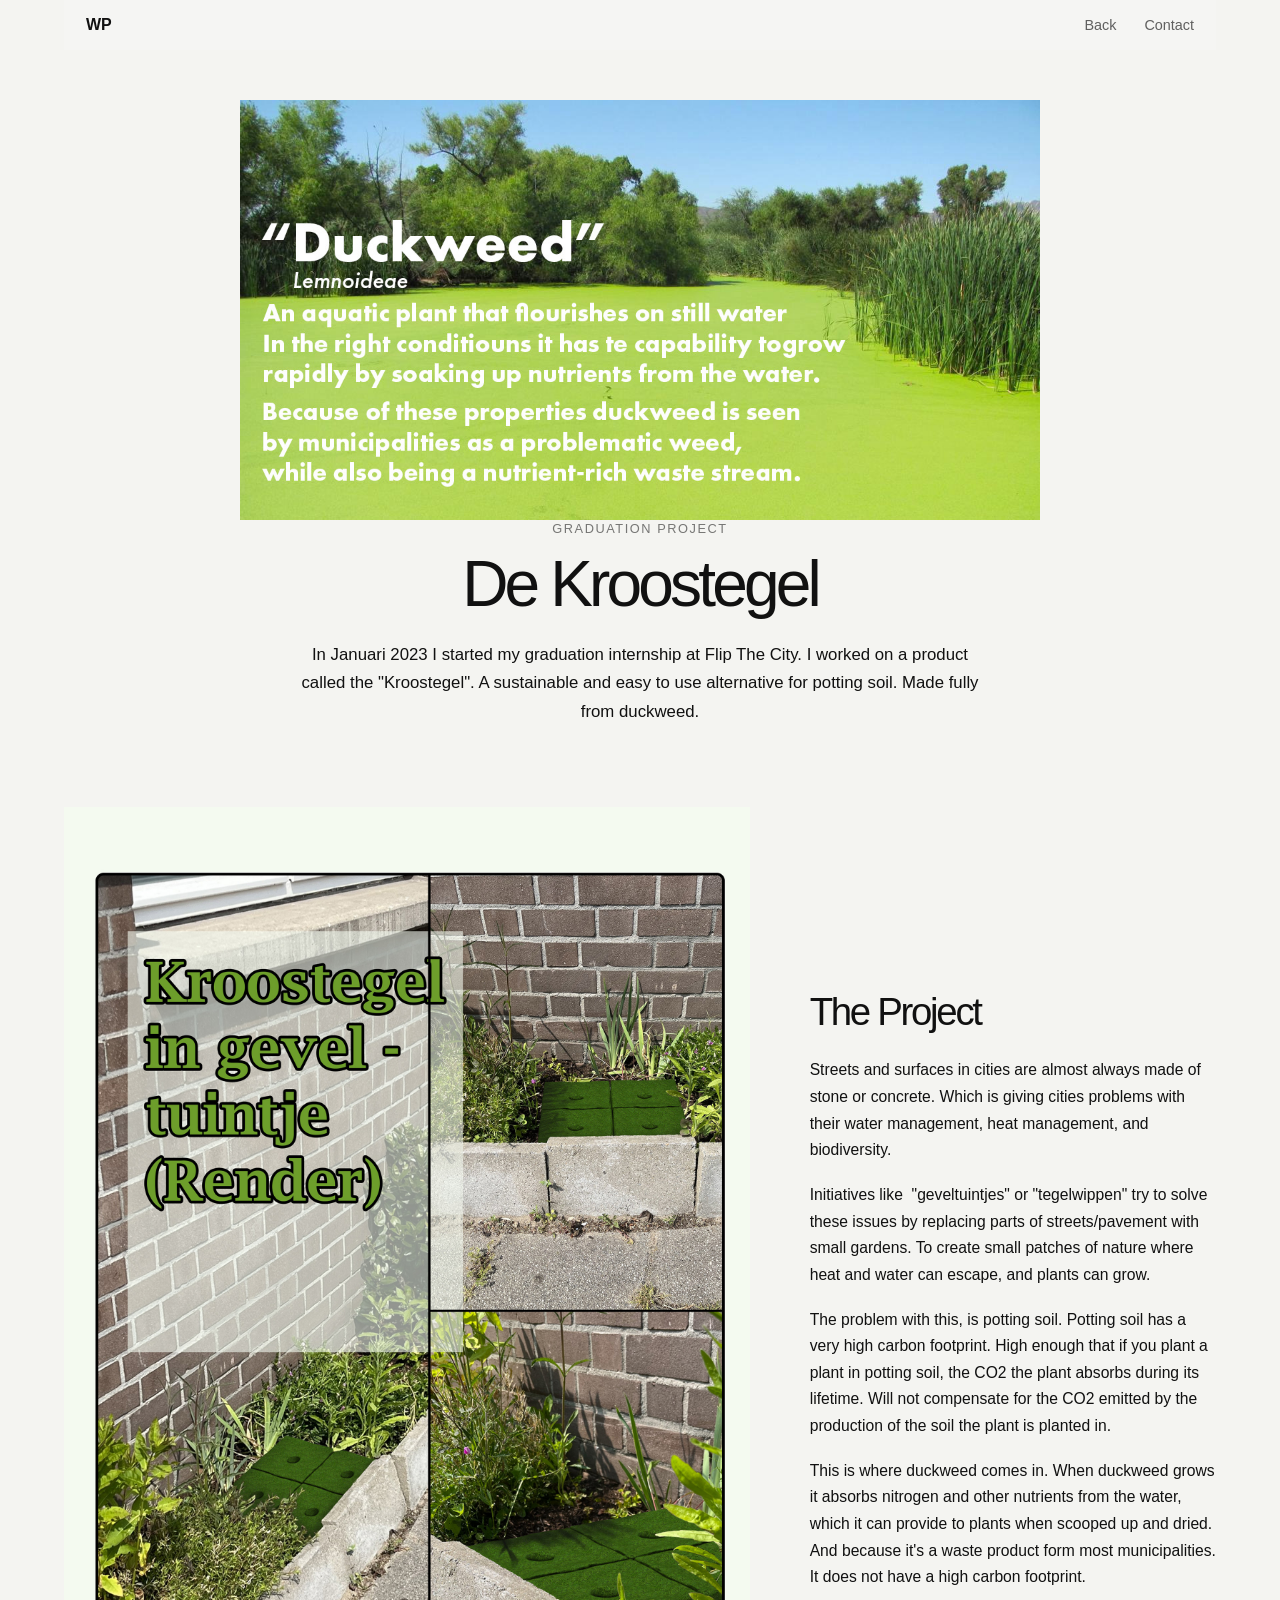
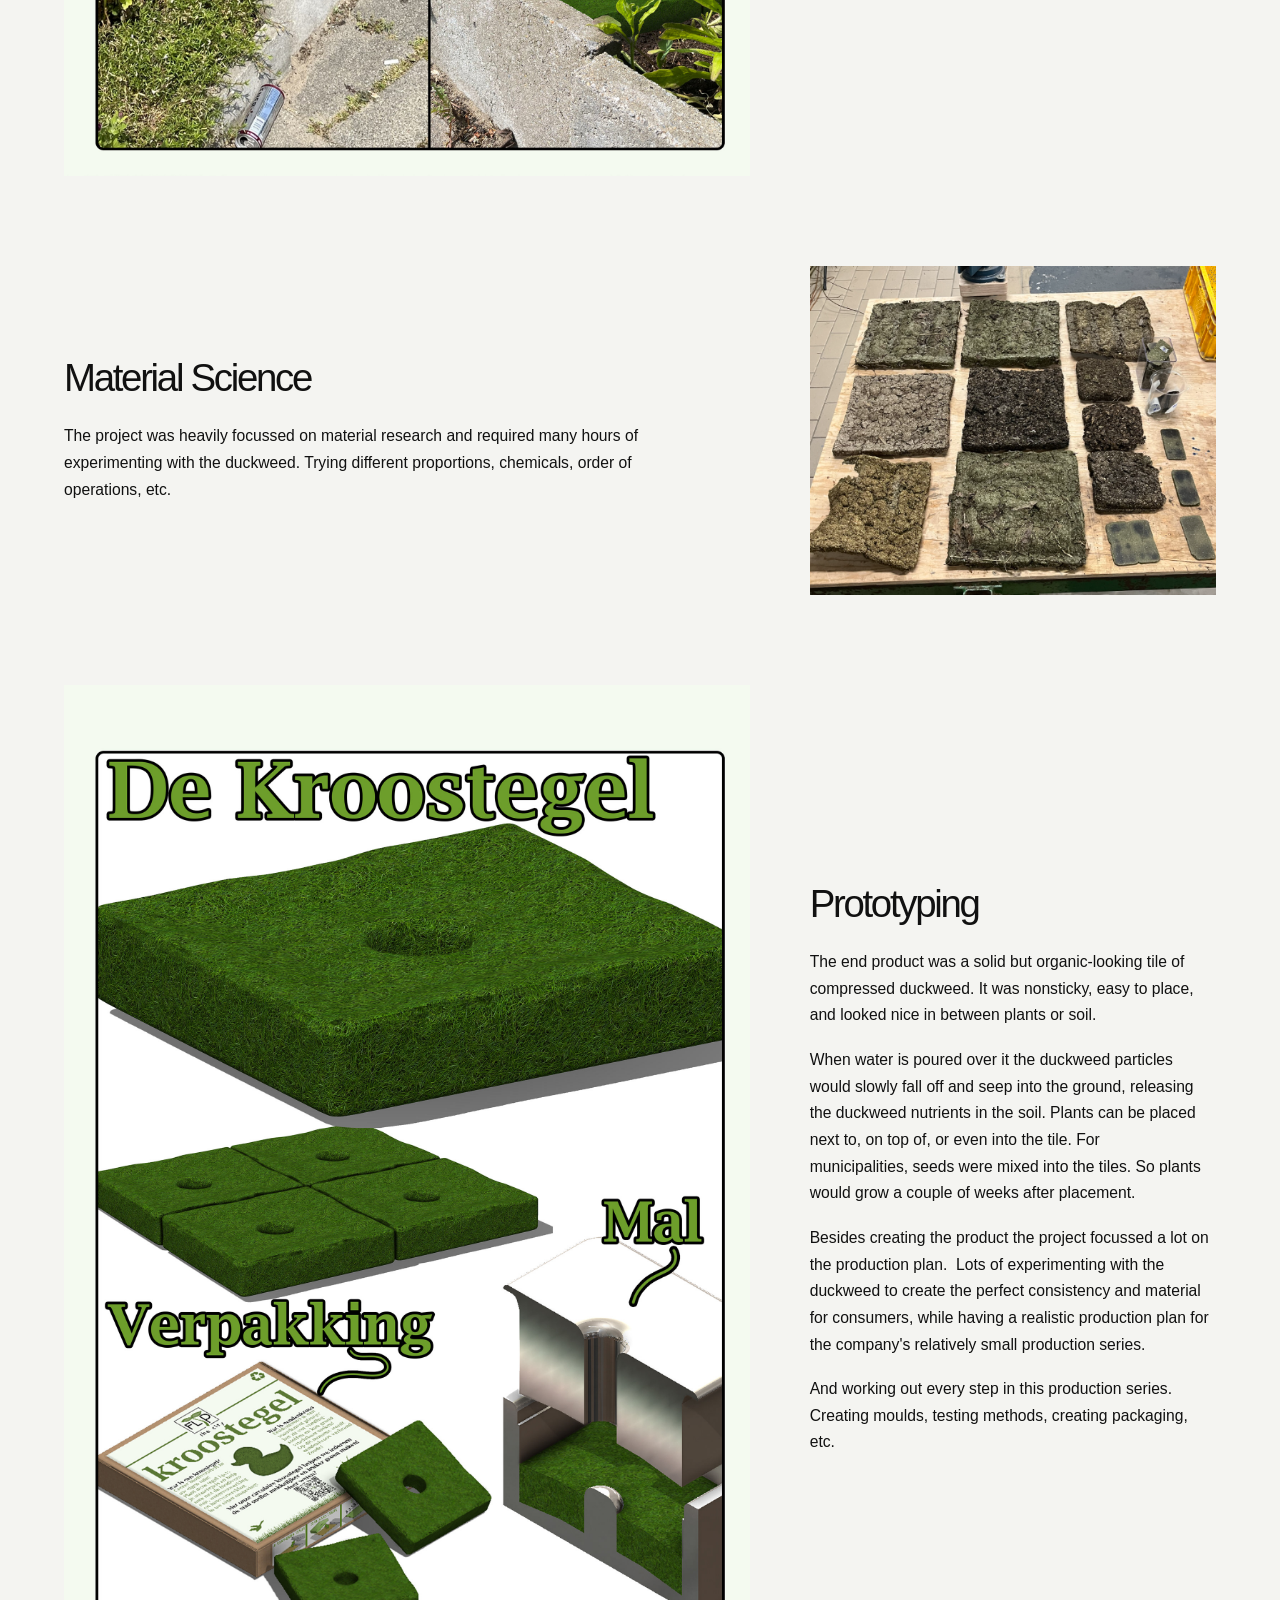
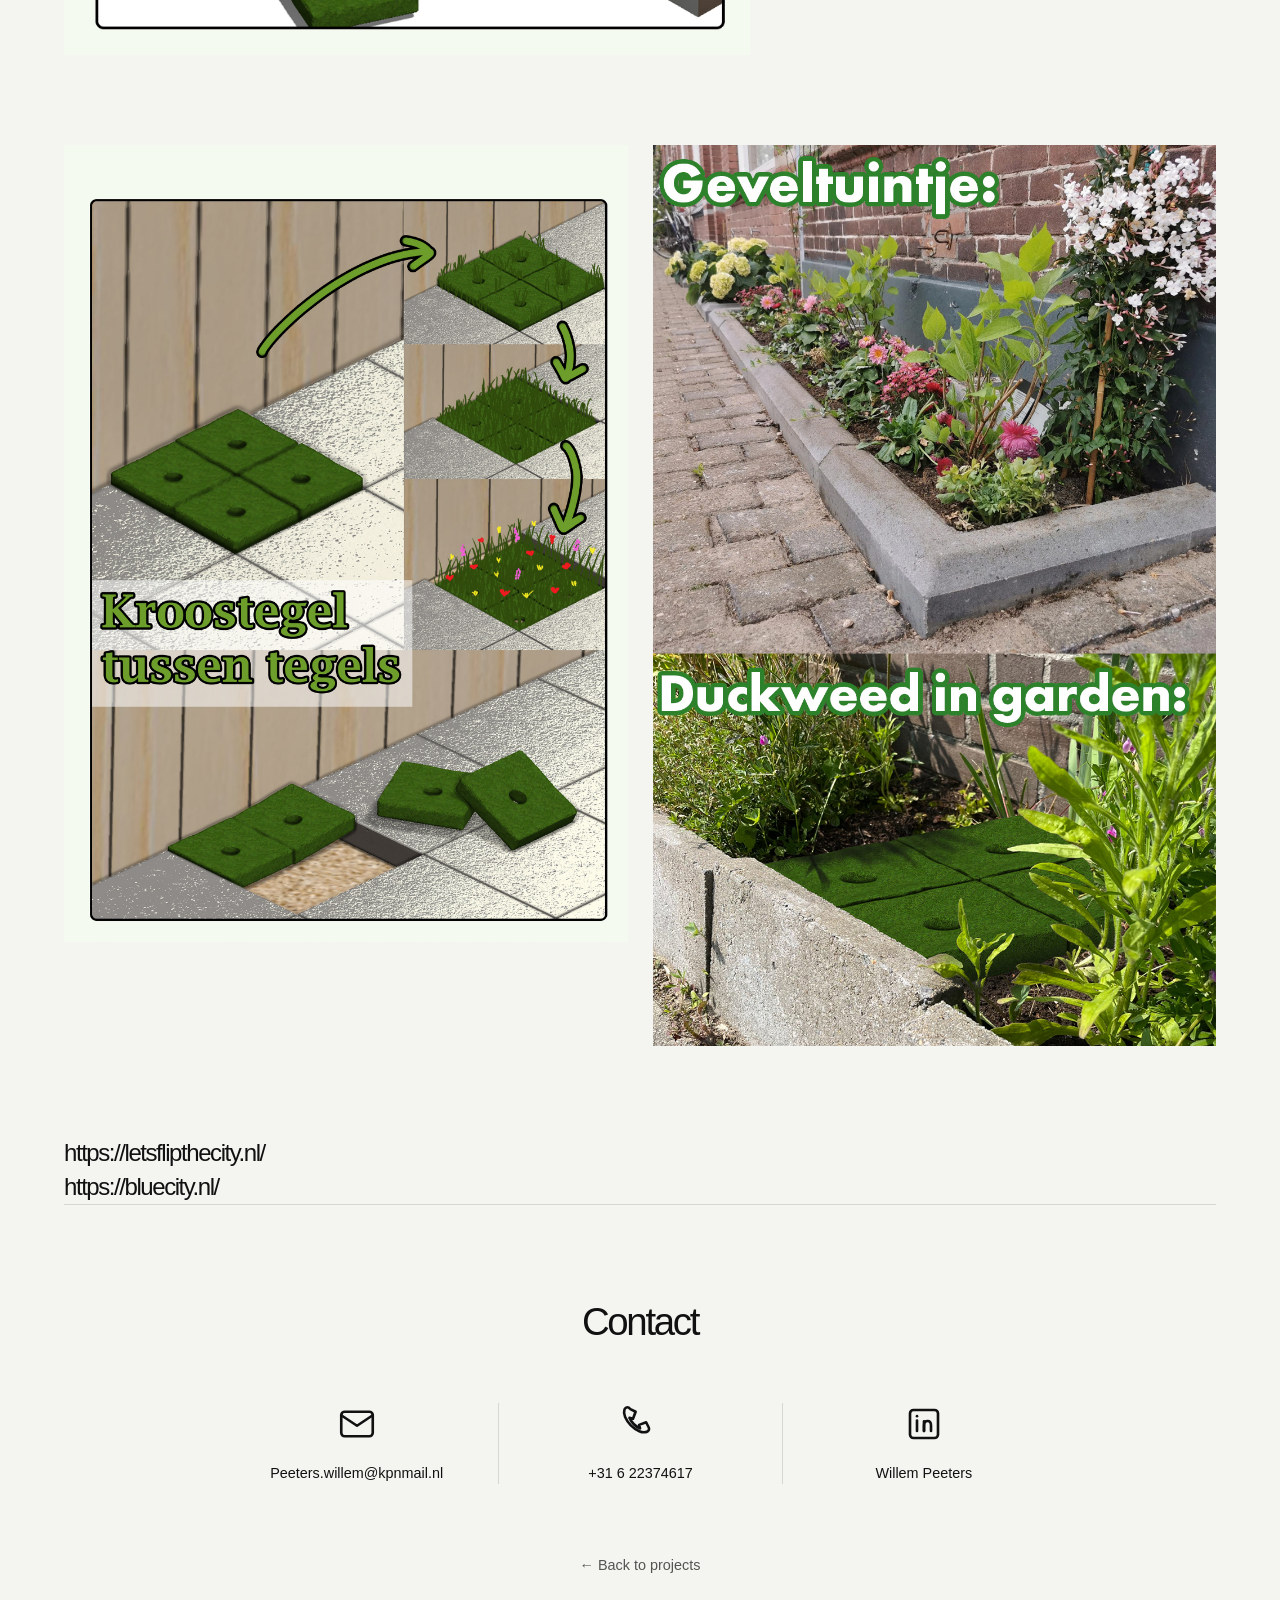
<file: Kroostegel.html>
<!DOCTYPE html>

<html lang="en">

<head>
    <meta charset="UTF-8">
    <meta name="viewport" content="width=device-width, initial-scale=1.0">

    <title>Kroostegel - Willem Peeters</title>

    <link rel="stylesheet" href="css/style.css">
</head>

<body>


    <!-- =========================
         FLOATING NAVIGATION
    ========================== -->

    <nav class="project-navigation">

        <a href="index.html" class="project-nav-logo">
            WP
        </a>

        <div class="project-nav-links">

            <a href="index.html#work">
                Back
            </a>

            <a href="index.html#contact">
                Contact
            </a>

        </div>

    </nav>


    <main class="project-page">


       


        <!-- =========================
             TITLE + INTRO
        ========================== -->

        <section class="project-introduction">

            <div class="project-story-image">
                <img
                    src="Willem Peeters_files/Kroostegel/Main.jpg"
                    alt="Kroostegel"
                >
            </div>
            <p>

            </p>
            <p class="project-label">
                Graduation Project
            </p>

            <h1>
                De Kroostegel
            </h1>

            <div class="project-intro-text">

                <p>
                 In Januari 2023 I started my graduation internship at Flip The City. I worked on a product called the "Kroostegel". A sustainable and easy to use alternative for potting soil. Made fully from duckweed.
                </p>

            </div>

        </section>


        <!-- =========================
             THE PROBLEM
        ========================== -->

        <section class="project-story">

             <div class="project-story-image">
                <img
                    src="Willem Peeters_files/Kroostegel/1.jpg"
                    alt="Vec"
                >
            </div>

            <div class="project-story-text">

                <p class="project-label">
                    
                </p>

                <h2>
                The Project
                </h2>

                <p>
                Streets and surfaces in cities are almost always made of stone or concrete. Which is giving cities problems with their water management, heat management, and biodiversity.
                </p>
<p>
                Initiatives like  "geveltuintjes" or "tegelwippen" try to solve these issues by replacing parts of streets/pavement with small gardens. To create small patches of nature where heat and water can escape, and plants can grow.</p>

                <p>
               The problem with this, is potting soil. Potting soil has a very high carbon footprint. High enough that if you plant a plant in potting soil, the CO2 the plant absorbs during its lifetime. Will not compensate for the CO2 emitted by the production of the soil the plant is planted in. </p>

                <p>
                This is where duckweed comes in. When duckweed grows it absorbs nitrogen and other nutrients from the water, which it can provide to plants when scooped up and dried. And because it's a waste product form most municipalities. It does not have a high carbon footprint.</p>
            </div>

        </section>


        <!-- =========================
             RESEARCH / TOELICHTING
        ========================== -->

        <section class="project-story project-story-reverse">

            <div class="project-story-image">
                <img
                    src="Willem Peeters_files/Kroostegel/2.png"
                    alt="Vec"
                >
            </div>
        
            <div class="project-story-text">

                <p class="project-label">
                    
                </p>

                <h2>
                    Material Science
                </h2>

                <p>
                   The project was heavily focussed on material research and required many hours of experimenting with the duckweed. Trying different proportions, chemicals, order of operations, etc.  </p>
                </p>    
            </div>

        </section>


        <!-- =========================
             RECYCLING PROCESS
        ========================== -->

        <section class="project-story">

            <div class="project-story-image">
                <img
                    src="Willem Peeters_files/Kroostegel/3.jpg"
                    alt="Recycling process"
                >
            </div>

            <div class="project-story-text">

                <p class="project-label">
                    
                </p>

                <h2>
                    Prototyping
                </h2>

                <p>
                The end product was a solid but organic-looking tile of compressed duckweed. It was nonsticky, easy to place, and looked nice in between plants or soil. </p>
<p>
                When water is poured over it the duckweed particles would slowly fall off and seep into the ground, releasing the duckweed nutrients in the soil. Plants can be placed next to, on top of, or even into the tile. For municipalities, seeds were mixed into the tiles. So plants would grow a couple of weeks after placement.
                <p>
               Besides creating the product the project focussed a lot on the production plan. 
Lots of experimenting with the duckweed to create the perfect consistency and material for consumers, while having a realistic production plan for the company's relatively small production series.
                <p>
                And working out every step in this production series. Creating moulds, testing methods, creating packaging, etc.</p>

            </div>

        </section>



        <!-- =========================
             FINAL IMAGE
        ========================== -->

        <!-- =========================
     TWO FINAL IMAGES
========================== -->

<section class="project-two-images">

    <div class="project-two-image">

        <img
            src="Willem Peeters_files/Kroostegel/6.jpg"
            alt="Kroostegel prototype"
        >

    </div>

    <div class="project-two-image">

        <img
            src="Willem Peeters_files/Kroostegel/5.jpg"
            alt="Kroostegel final result"
        >

    </div>

</section>

        <section class="Links">

             <p>
            <h1>
                https://letsflipthecity.nl/
                  <br>
https://bluecity.nl/
</h1>
                  
</p>

        </section>

        <!-- =========================
     CONTACT
========================== -->

<section class="project-contact">

    <h2>Contact</h2>

    <div class="project-contact-items">

        <!-- EMAIL -->

        <a
            href="mailto:Peeters.willem@kpnmail.nl"
            class="project-contact-item"
        >

            <div class="project-contact-icon">

                <svg viewBox="0 0 24 24">
                    <rect x="3" y="5" width="18" height="14" rx="2"></rect>
                    <polyline points="3,7 12,13 21,7"></polyline>
                </svg>

            </div>

            <span>
                Peeters.willem@kpnmail.nl
            </span>

        </a>


        <!-- PHONE -->

        <a
            href="tel:+31622374617"
            class="project-contact-item"
        >

            <div class="project-contact-icon">

                <svg viewBox="0 0 24 24">
                    <path d="M6.5 3.5l3 1.5-1.5 4-2-.5c1.2 2.7 3.3 4.8 6 6l-.5-2 4-1.5 1.5 3c.5 1-.1 2.2-1.2 2.5-1.3.4-2.8.2-4.2-.4-3.6-1.6-6.5-4.5-8.1-8.1-.6-1.4-.8-2.9-.4-4.2.3-1.1 1.5-1.7 2.4-1.2z"></path>
                </svg>

            </div>

            <span>
                +31 6 22374617
            </span>

        </a>


        <!-- LINKEDIN -->

        <a
            href="https://www.linkedin.com/in/willem-peeters-834319159/"
            target="_blank"
            rel="noopener noreferrer"
            class="project-contact-item"
        >

            <div class="project-contact-icon">

                <svg viewBox="0 0 24 24">
                    <rect x="4" y="4" width="16" height="16" rx="2"></rect>
                    <line x1="8" y1="10" x2="8" y2="16"></line>
                    <line x1="8" y1="7.5" x2="8" y2="7.5"></line>
                    <path d="M12 16v-3.2c0-1.5.8-2.5 2.1-2.5 1.3 0 1.9 1 1.9 2.5V16"></path>
                    <line x1="12" y1="10.5" x2="12" y2="16"></line>
                </svg>

            </div>

            <span>
                Willem Peeters
            </span>

        </a>

    </div>

</section>


<!-- =========================
     BACK TO PROJECTS
========================== -->

<section class="project-end">

    <a href="index.html#work" class="back-link">
        ← Back to projects
    </a>

</section>

    </main>


</body>
</html>
</file>
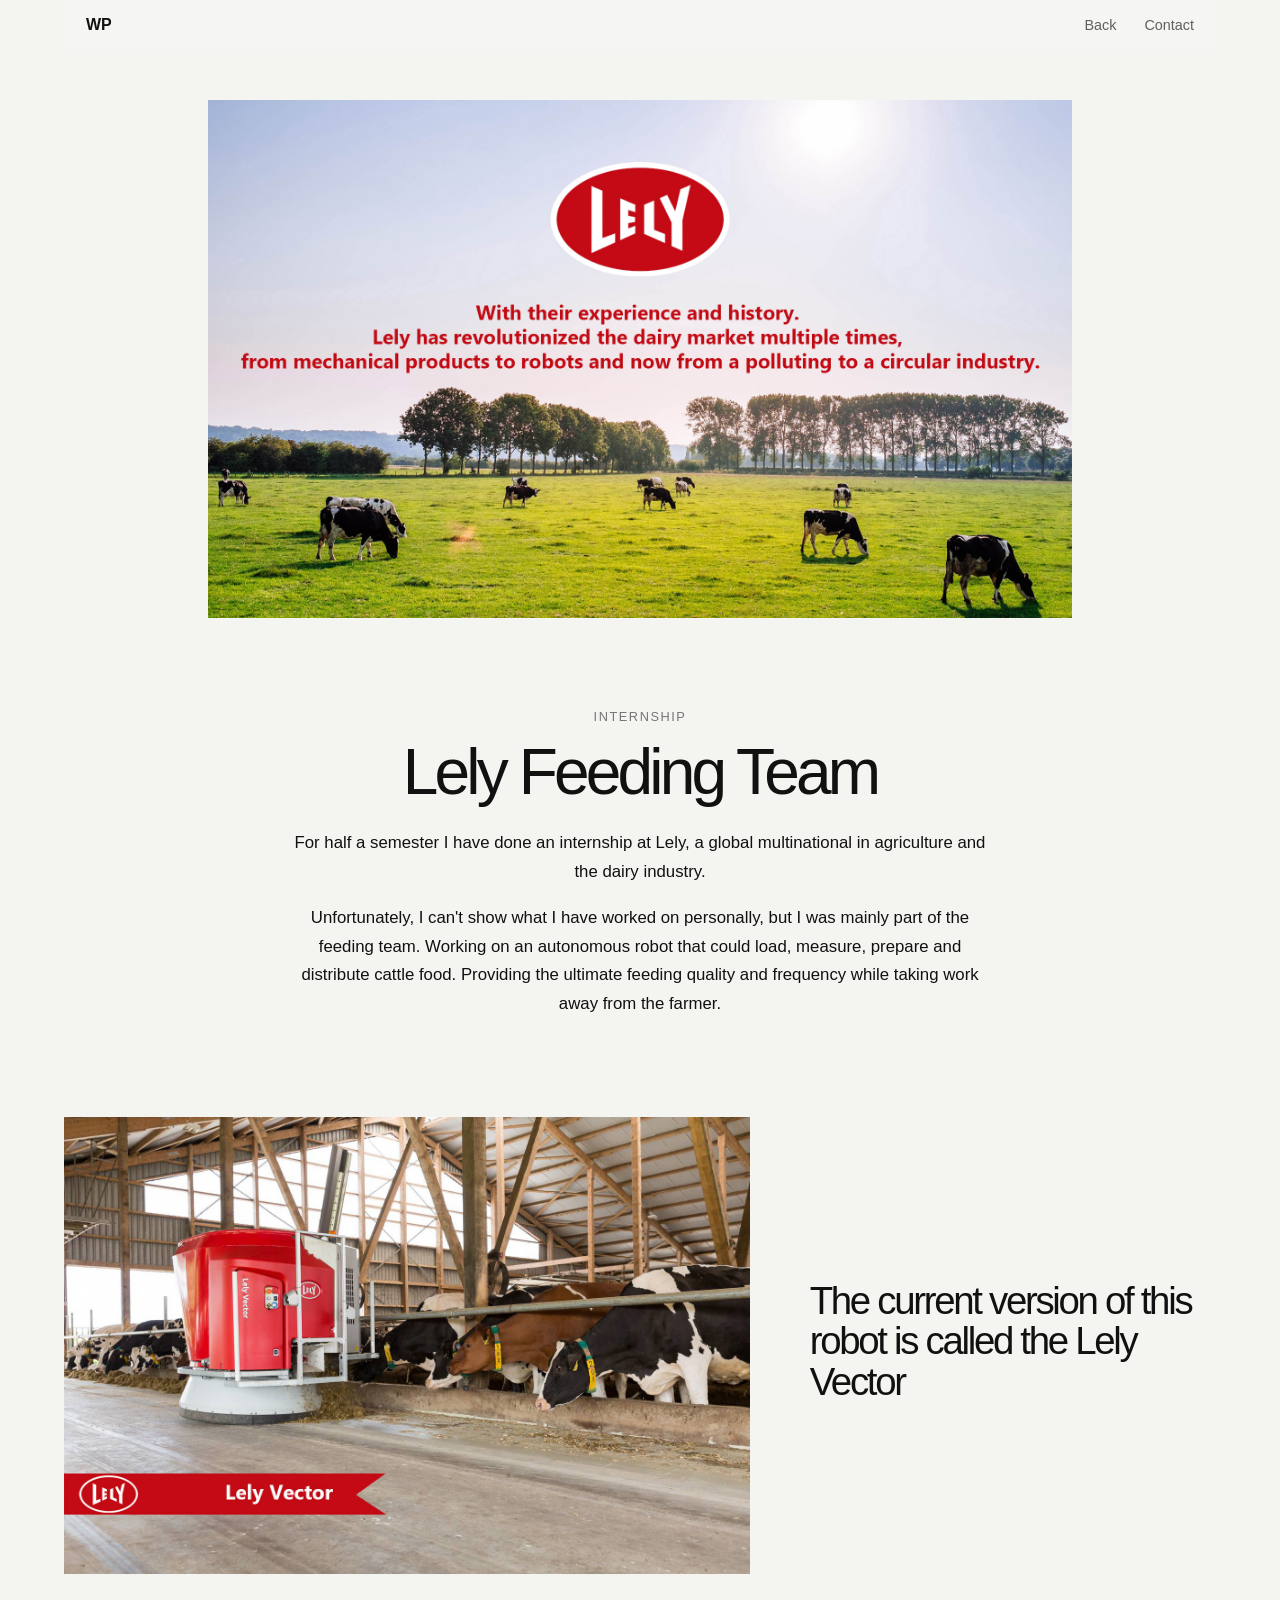
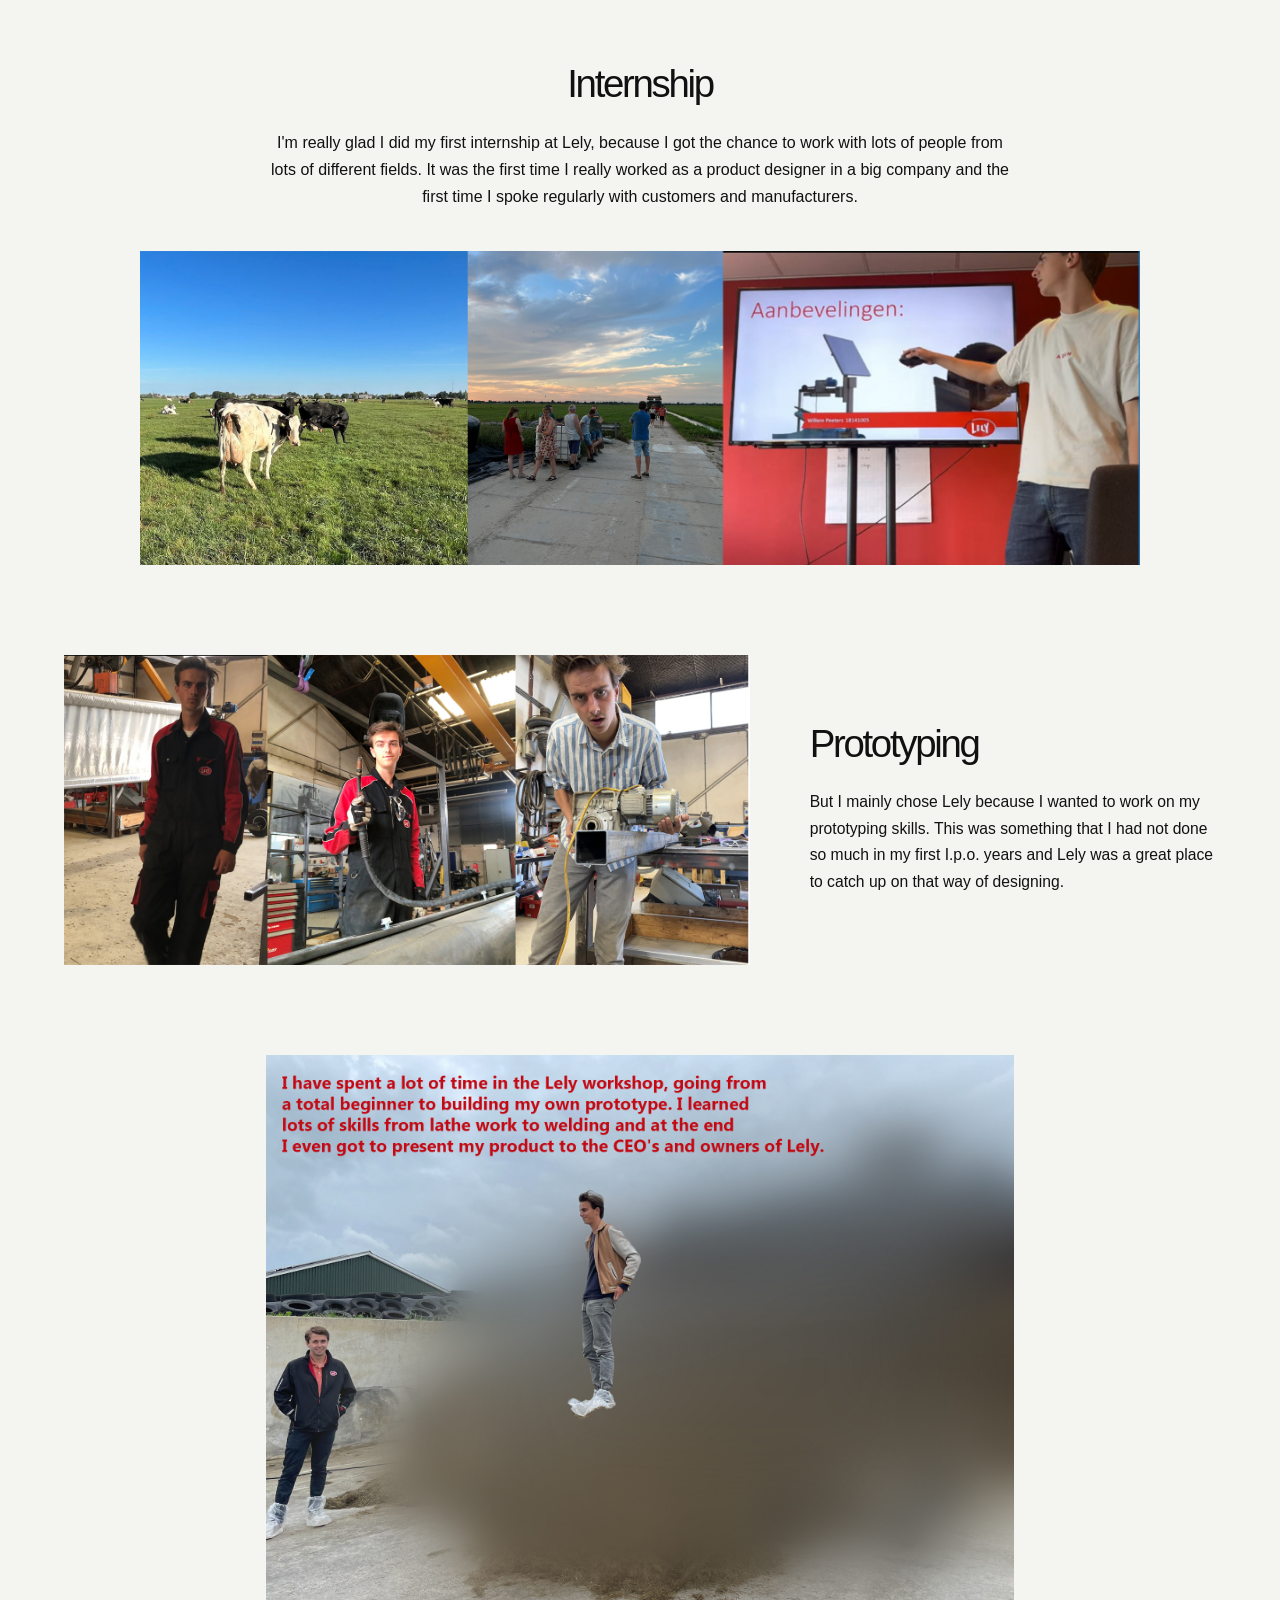
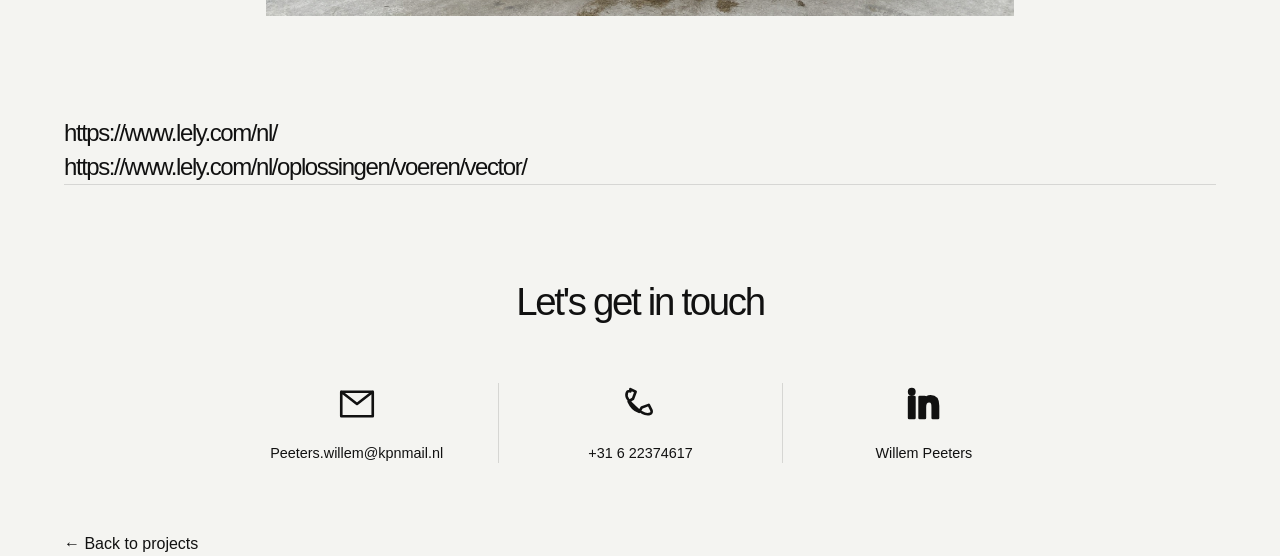
<file: Lely.html>
<!DOCTYPE html>

<html lang="en">

<head>
    <meta charset="UTF-8">
    <meta name="viewport" content="width=device-width, initial-scale=1.0">

    <title>Lely - Willem Peeters</title>

    <link rel="stylesheet" href="css/style.css">
</head>

<body>


    <!-- =========================
         FLOATING NAVIGATION
    ========================== -->

    <nav class="project-navigation">

        <a href="index.html" class="project-nav-logo">
            WP
        </a>

        <div class="project-nav-links">

            <a href="index.html#work">
                Back
            </a>

            <a href="index.html#contact">
                Contact
            </a>

        </div>

    </nav>



    <main class="project-page">


        <!-- =========================
             MAIN IMAGE
        ========================== -->

        <section class="project-centered-image project-introduction-image">

            <img
                src="Willem Peeters_files/Lely/Main.jpg"
                alt="Lely Feeding Team"
            >

        </section>



        <!-- =========================
             TITLE + INTRODUCTION
        ========================== -->

        <section class="project-introduction">

            <div class="project-introduction-content">

                <p class="project-label">
                    Internship
                </p>

                <h1>
                    Lely Feeding Team
                </h1>

                <div class="project-intro-text">

                    <p>
                        For half a semester I have done an internship at Lely,
                        a global multinational in agriculture and the dairy industry.
                    </p>

                    <p>
                        Unfortunately, I can't show what I have worked on personally,
                        but I was mainly part of the feeding team. Working on an
                        autonomous robot that could load, measure, prepare and
                        distribute cattle food. Providing the ultimate feeding quality
                        and frequency while taking work away from the farmer.
                    </p>

                </div>

            </div>

        </section>



        <!-- =========================
             PROJECT CONTENT
        ========================== -->

        <!-- Hier kunnen later de overige
             Lely afbeeldingen en teksten komen -->


        <!-- =========================
             THE PROBLEM
        ========================== -->

        <section class="project-story">

             <div class="project-story-image">
                <img
                    src="Willem Peeters_files/Lely/2.jpg"
                    alt="Vec"
                >
            </div>

            <div class="project-story-text">

                <p class="project-label">
                    
                </p>

                <h2>
                    The current version of this robot is called the Lely Vector
                </h2>

                <p>
                
                </p>

            </div>

        </section>


        <!-- =========================
             RESEARCH / TOELICHTING
        ========================== -->
        <section class="project-image-with-text">

    <div class="project-image-with-text-content">

        <p class="project-label">
            
        </p>

        <h2>
            Internship
        </h2>

        <p>
            I'm really glad I did my first internship at Lely, because I got the chance to work with lots of people from lots of different fields. It was the first time I really worked as a product designer in a big company and the first time I spoke regularly with customers and manufacturers.
        </p>

    </div>


    <div class="project-image-with-text-image">

        <img
            src="Willem Peeters_files/Lely/3.jpg"
            alt="Lely project"
        >

    </div>

</section>


        <!-- =========================
             RECYCLING PROCESS
        ========================== -->

        <section class="project-story">

            <div class="project-story-image">
                <img
                    src="Willem Peeters_files/Lely/4.jpg"
                    alt="Recycling process"
                >
            </div>

            <div class="project-story-text">

                <p class="project-label">
                    
                </p>

                <h2>
                    Prototyping
                </h2>

                <p>
                  But I mainly chose Lely because I wanted to work on my prototyping skills. This was something that I had not done so much in my first I.p.o. years and Lely was a great place to catch up on that way of designing.​​​​​​
                </p>

            </div>

        </section>



        <!-- =========================
             FINAL IMAGE
        ========================== -->

        <section class="project-final-image">

            <img
                src="Willem Peeters_files/Lely/5.jpg"
                alt="Final result"
            >

        </section>

        <section class="Links">

             <p>
            <h1>
                https://www.lely.com/nl/
                  <br>
https://www.lely.com/nl/oplossingen/voeren/vector/
</h1>
                  
</p>

        </section>
  <!-- CONTACT -->
        <section class="project-contact" id="contact">

            <h2>Let's get in touch</h2>

            <div class="project-contact-items">

                <a
                    href="mailto:Peeters.willem@kpnmail.nl"
                    class="project-contact-item"
                >
                    <div class="project-contact-icon">
                        <svg viewBox="0 0 24 24" aria-hidden="true">
                            <path
                                d="M3 5h18v14H3V5zm0 0l9 7 9-7"
                                fill="none"
                                stroke="currentColor"
                                stroke-width="1.5"
                            />
                        </svg>
                    </div>

                    <span>Peeters.willem@kpnmail.nl</span>
                </a>


                <a
                    href="tel:+31622374617"
                    class="project-contact-item"
                >
                    <div class="project-contact-icon">
                        <svg viewBox="0 0 24 24" aria-hidden="true">
                            <path
                                d="M6.5 3.5l3 1.5-1.5 4-2.5 1.5c1.2 2.8 3.2 5 6 6l1.5-2.5 4  -1.5 1.5 3c.4.8.1 1.8-.7 2.1-2.8 1.1-6.1-1.4-8.8-4.1S3.4 8.3 4.5 5.5c.3-.8 1.2-1.1 2-.7z"
                                fill="none"
                                stroke="currentColor"
                                stroke-width="1.5"
                            />
                        </svg>
                    </div>

                    <span>+31 6 22374617</span>
                </a>


                <a
                    href="https://www.linkedin.com/in/willem-peeters-834319159/"
                    target="_blank"
                    rel="noopener noreferrer"
                    class="project-contact-item"
                >
                    <div class="project-contact-icon">
                        <svg viewBox="0 0 24 24" aria-hidden="true">
                            <path
                                d="M5 3.5A1.5 1.5 0 1 1 5 6.5 1.5 1.5 0 0 1 5 3.5zM3.5 8h3v12h-3V8zm6 0h2.9v1.6h.1c.4-.8 1.5-2 3.3-2 3.5 0 4.2 2.3 4.2 5.4V20h-3v-6.2c0-1.5 0-3.4-2.1-3.4s-2.4 1.7-2.4 3.3V20h-3V8z"
                                fill="currentColor"
                            />
                        </svg>
                    </div>

                    <span>Willem Peeters</span>
                </a>

            </div>

        </section>


        <!-- BACK TO PROJECTS -->
        <div class="project-back">
            <a href="index.html#work">← Back to projects</a>
        </div>

    </main>

</body>
</html>
</file>
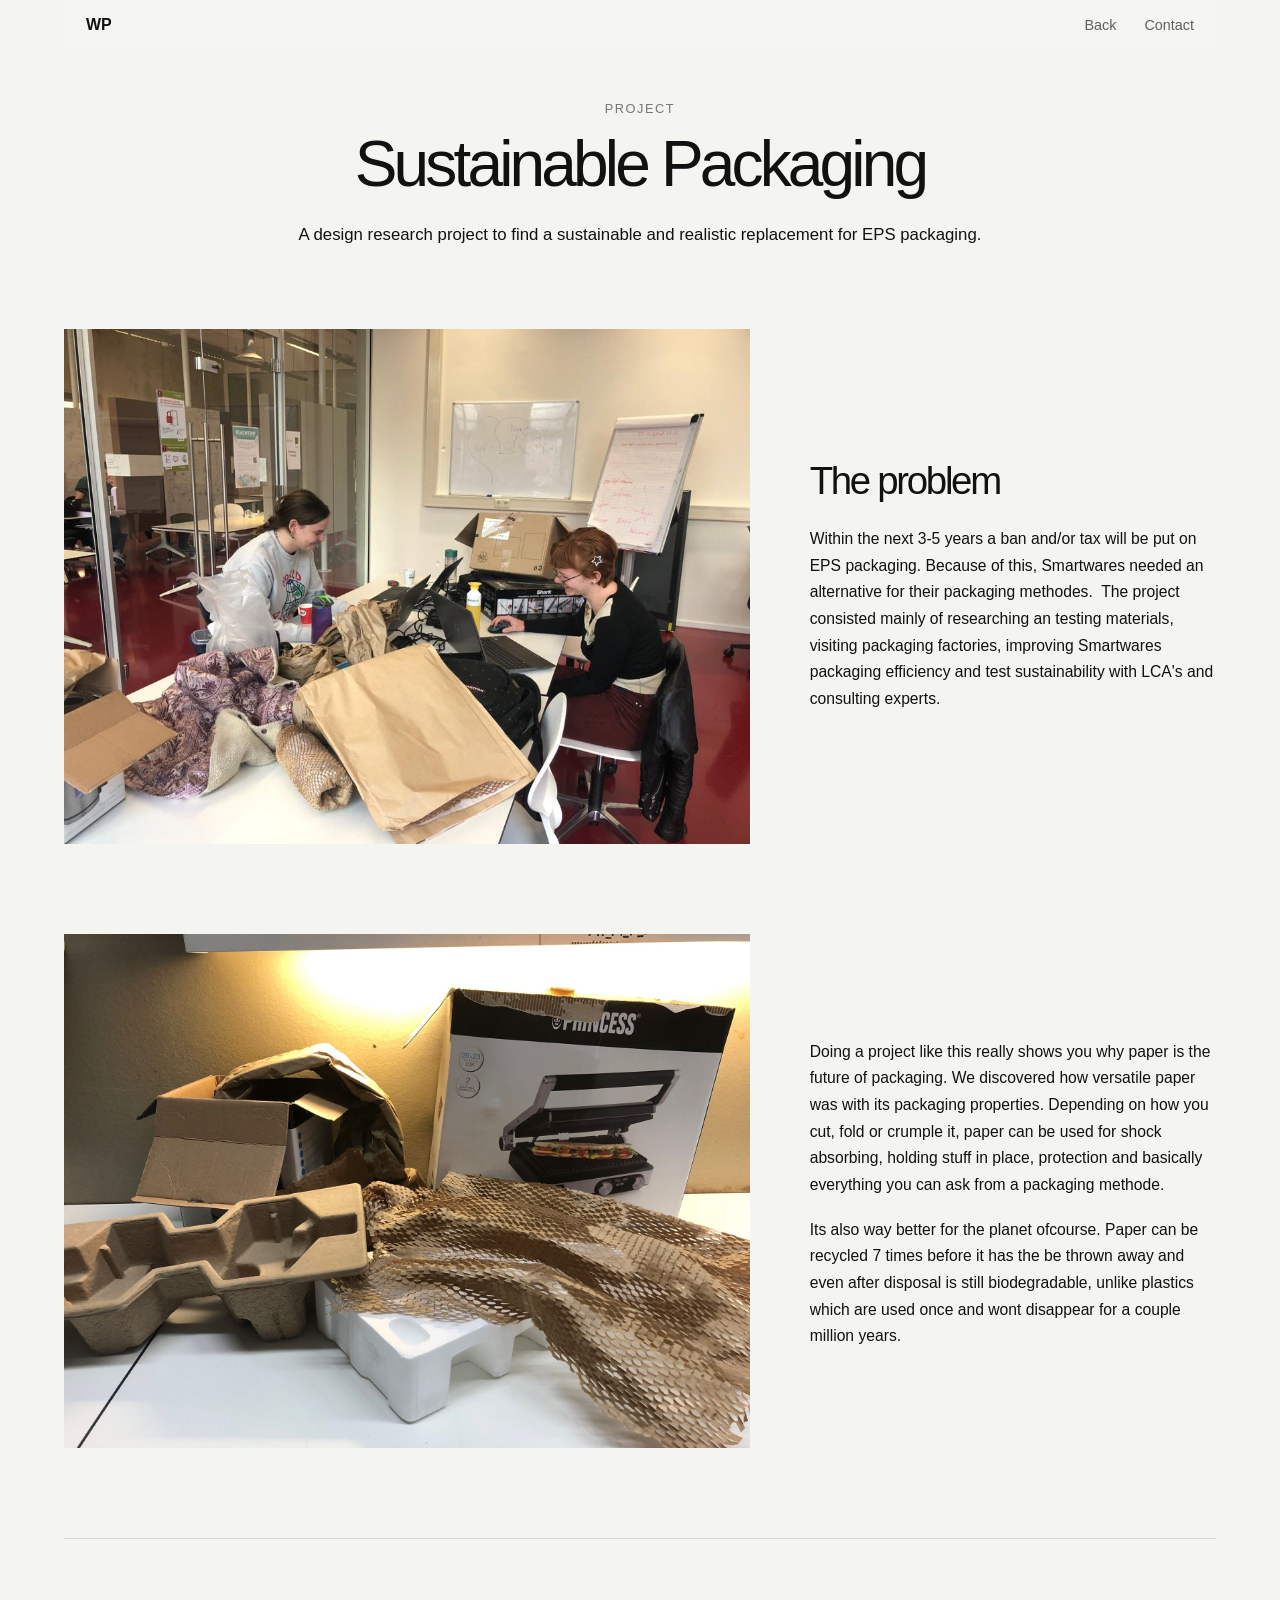
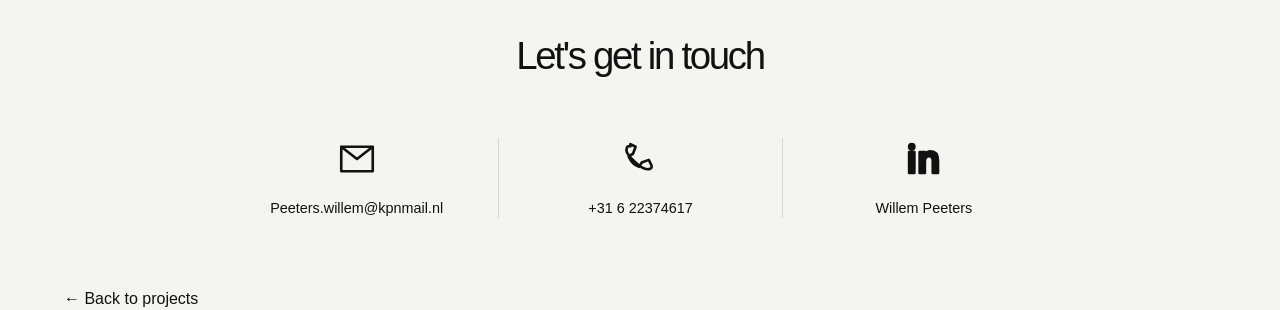
<file: Packaging.html>
<!DOCTYPE html>

<html lang="en">

<head>
    <meta charset="UTF-8">
    <meta name="viewport" content="width=device-width, initial-scale=1.0">

    <title>Packaging - Willem Peeters</title>

    <link rel="stylesheet" href="css/style.css">
</head>

<body>


    <!-- =========================
         FLOATING NAVIGATION
    ========================== -->

    <nav class="project-navigation">

        <a href="index.html" class="project-nav-logo">
            WP
        </a>

        <div class="project-nav-links">

            <a href="index.html#work">
                Back
            </a>

            <a href="index.html#contact">
                Contact
            </a>

        </div>

    </nav>



    <main class="project-page">

 <section class="project-introduction">

           
            <p>

            </p>
            <p class="project-label">
                Project
            </p>

            <h1>
                Sustainable Packaging
            </h1>

            <div class="project-intro-text">

                <p>
                    A design research project to find a sustainable and realistic replacement for EPS packaging.</p>

            </div>

        </section>

 <section class="project-story">

             <div class="project-story-image">
                <img
                    src="Willem Peeters_files/SustainablePackaging/Main.jpeg"
                    alt="Sustainable Packaging"
                >
            </div>

            <div class="project-story-text">

                <p class="project-label">
                    
                </p>

                <h2>
                    The problem
                </h2>

                <p>
                Within the next 3-5 years a ban and/or tax will be put on EPS packaging. Because of this, Smartwares needed an alternative for their packaging methodes. 

The project consisted mainly of researching an testing materials, visiting packaging factories, improving Smartwares packaging efficiency and test sustainability with LCA's and consulting experts. </p>

            </div>

        </section>
     <section class="project-story">

             <div class="project-story-image">
                <img
                    src="Willem Peeters_files/SustainablePackaging/2.jpeg"
                    alt="Sustainable Packaging"
                >
            </div>

            <div class="project-story-text">

                <p class="project-label">
                    
                </p>

                <h2>

                </h2>

                <p>
                Doing a project like this really shows you why paper is the future of packaging. We discovered how versatile paper was with its packaging properties. Depending on how you cut, fold or crumple it, paper can be used for shock absorbing, holding stuff in place, protection and basically everything you can ask from a packaging methode.
</p>
                <p>
Its also way better for the planet ofcourse. Paper can be recycled 7 times before it has the be thrown away and even after disposal is still biodegradable, unlike plastics which are used once and wont disappear for a couple million years.
                </p>

        </section>  
  <!-- CONTACT -->
        <section class="project-contact" id="contact">

            <h2>Let's get in touch</h2>

            <div class="project-contact-items">

                <a
                    href="mailto:Peeters.willem@kpnmail.nl"
                    class="project-contact-item"
                >
                    <div class="project-contact-icon">
                        <svg viewBox="0 0 24 24" aria-hidden="true">
                            <path
                                d="M3 5h18v14H3V5zm0 0l9 7 9-7"
                                fill="none"
                                stroke="currentColor"
                                stroke-width="1.5"
                            />
                        </svg>
                    </div>

                    <span>Peeters.willem@kpnmail.nl</span>
                </a>


                <a
                    href="tel:+31622374617"
                    class="project-contact-item"
                >
                    <div class="project-contact-icon">
                        <svg viewBox="0 0 24 24" aria-hidden="true">
                            <path
                                d="M6.5 3.5l3 1.5-1.5 4-2.5 1.5c1.2 2.8 3.2 5 6 6l1.5-2.5 4  -1.5 1.5 3c.4.8.1 1.8-.7 2.1-2.8 1.1-6.1-1.4-8.8-4.1S3.4 8.3 4.5 5.5c.3-.8 1.2-1.1 2-.7z"
                                fill="none"
                                stroke="currentColor"
                                stroke-width="1.5"
                            />
                        </svg>
                    </div>

                    <span>+31 6 22374617</span>
                </a>


                <a
                    href="https://www.linkedin.com/in/willem-peeters-834319159/"
                    target="_blank"
                    rel="noopener noreferrer"
                    class="project-contact-item"
                >
                    <div class="project-contact-icon">
                        <svg viewBox="0 0 24 24" aria-hidden="true">
                            <path
                                d="M5 3.5A1.5 1.5 0 1 1 5 6.5 1.5 1.5 0 0 1 5 3.5zM3.5 8h3v12h-3V8zm6 0h2.9v1.6h.1c.4-.8 1.5-2 3.3-2 3.5 0 4.2 2.3 4.2 5.4V20h-3v-6.2c0-1.5 0-3.4-2.1-3.4s-2.4 1.7-2.4 3.3V20h-3V8z"
                                fill="currentColor"
                            />
                        </svg>
                    </div>

                    <span>Willem Peeters</span>
                </a>

            </div>

        </section>


        <!-- BACK TO PROJECTS -->
        <div class="project-back">
            <a href="index.html#work">← Back to projects</a>
        </div>

    </main>

</body>
</html>
</file>
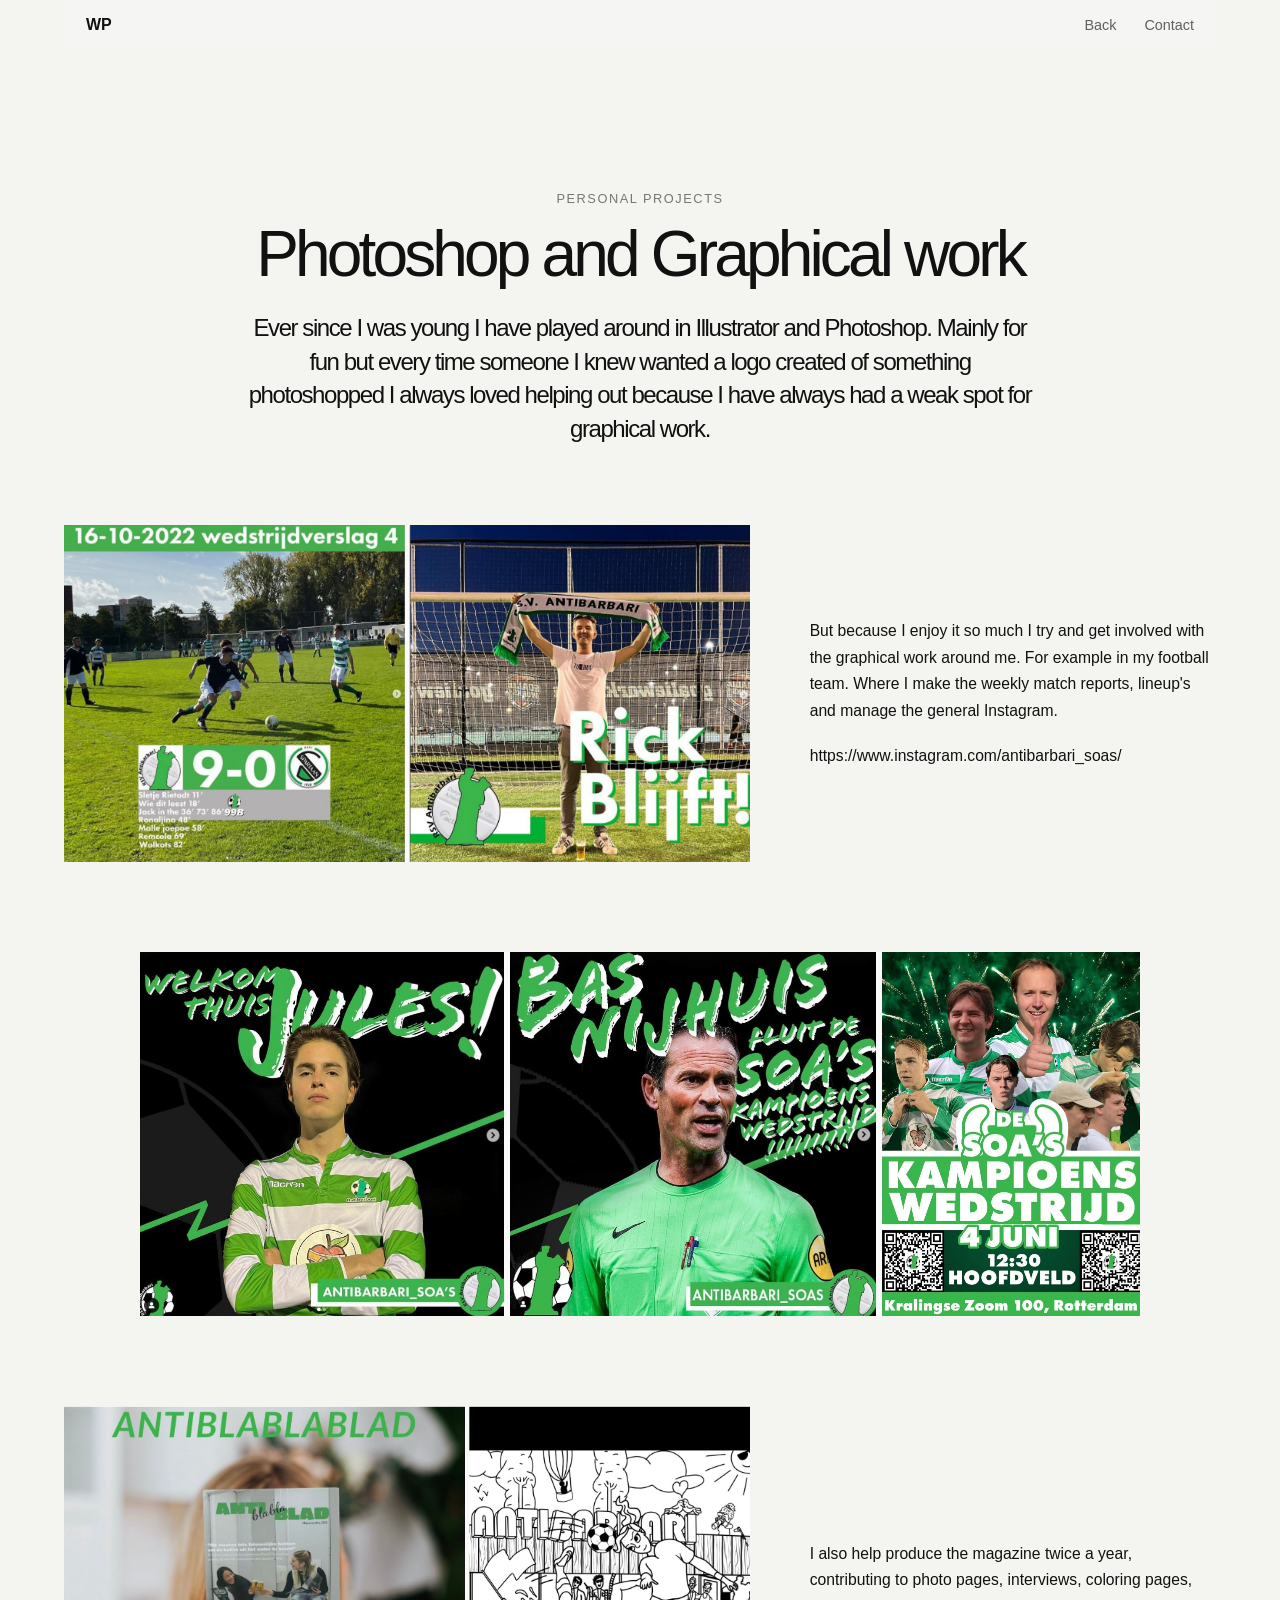
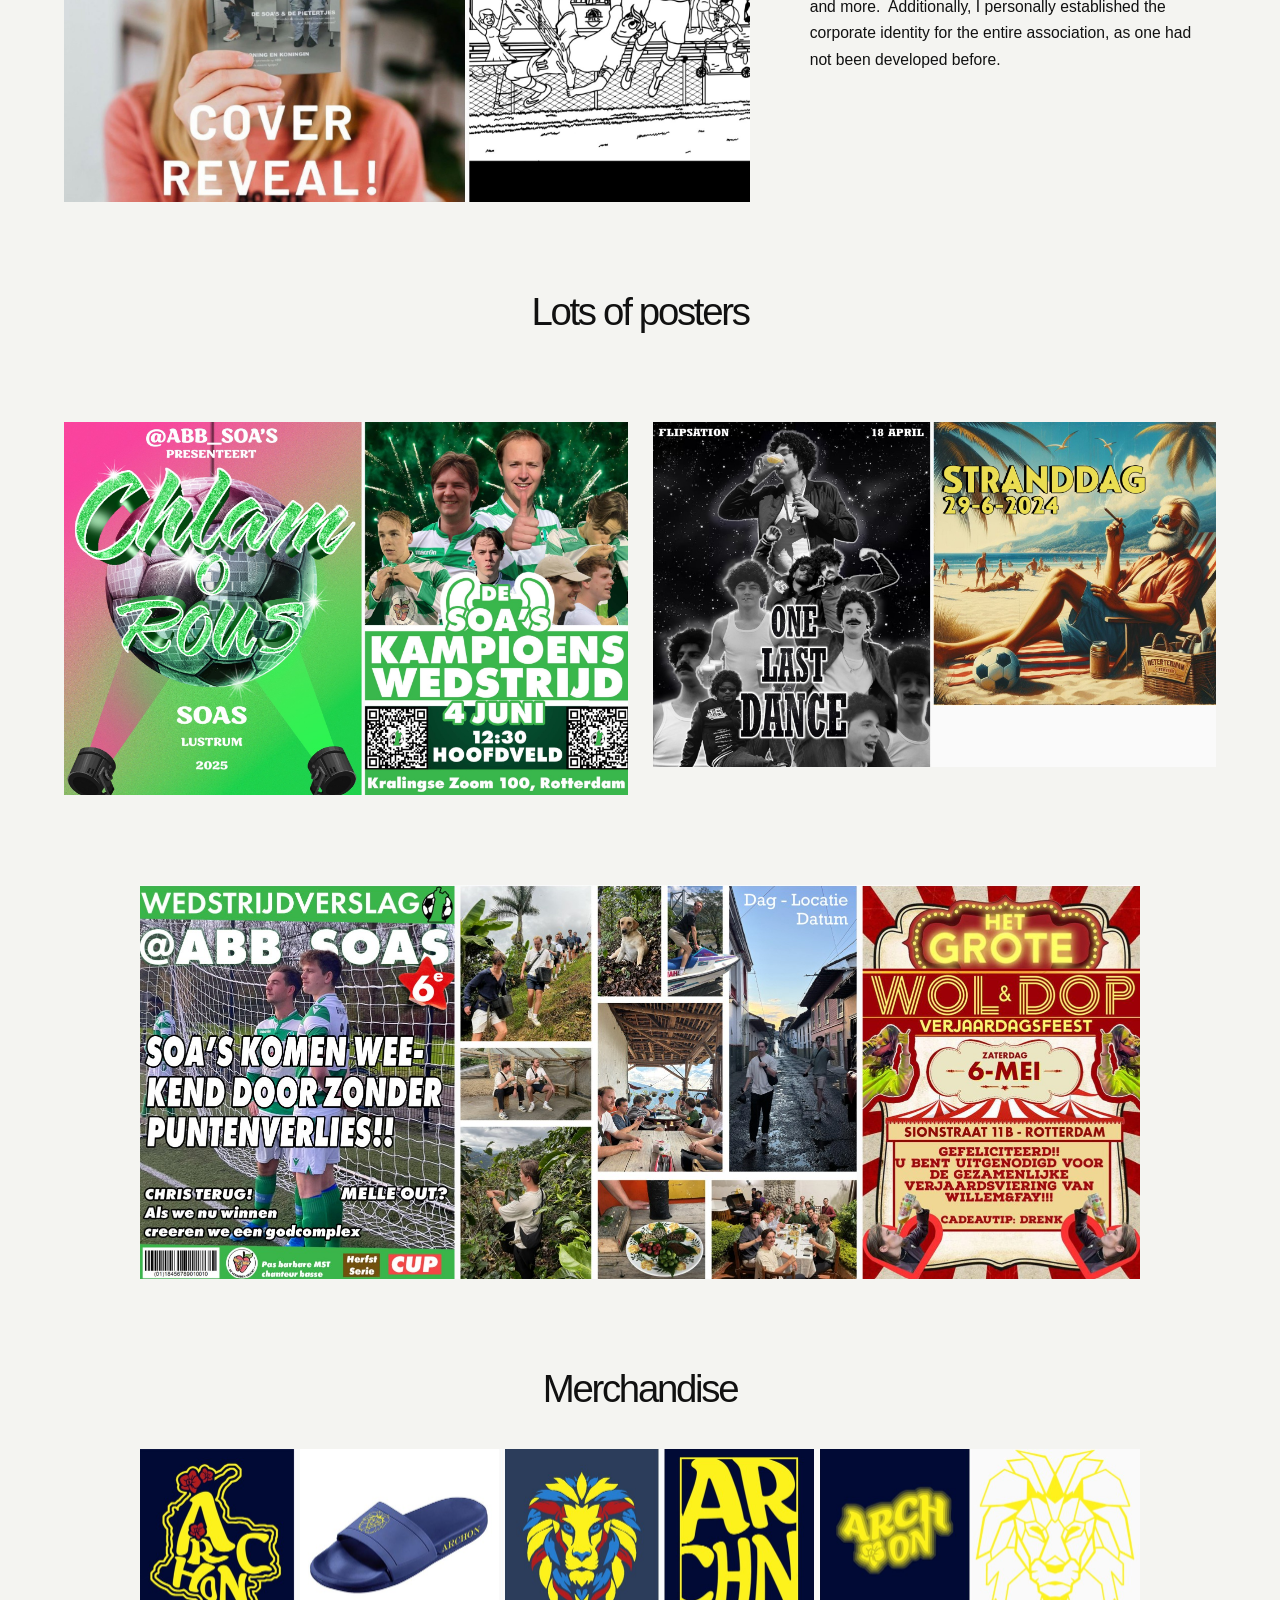
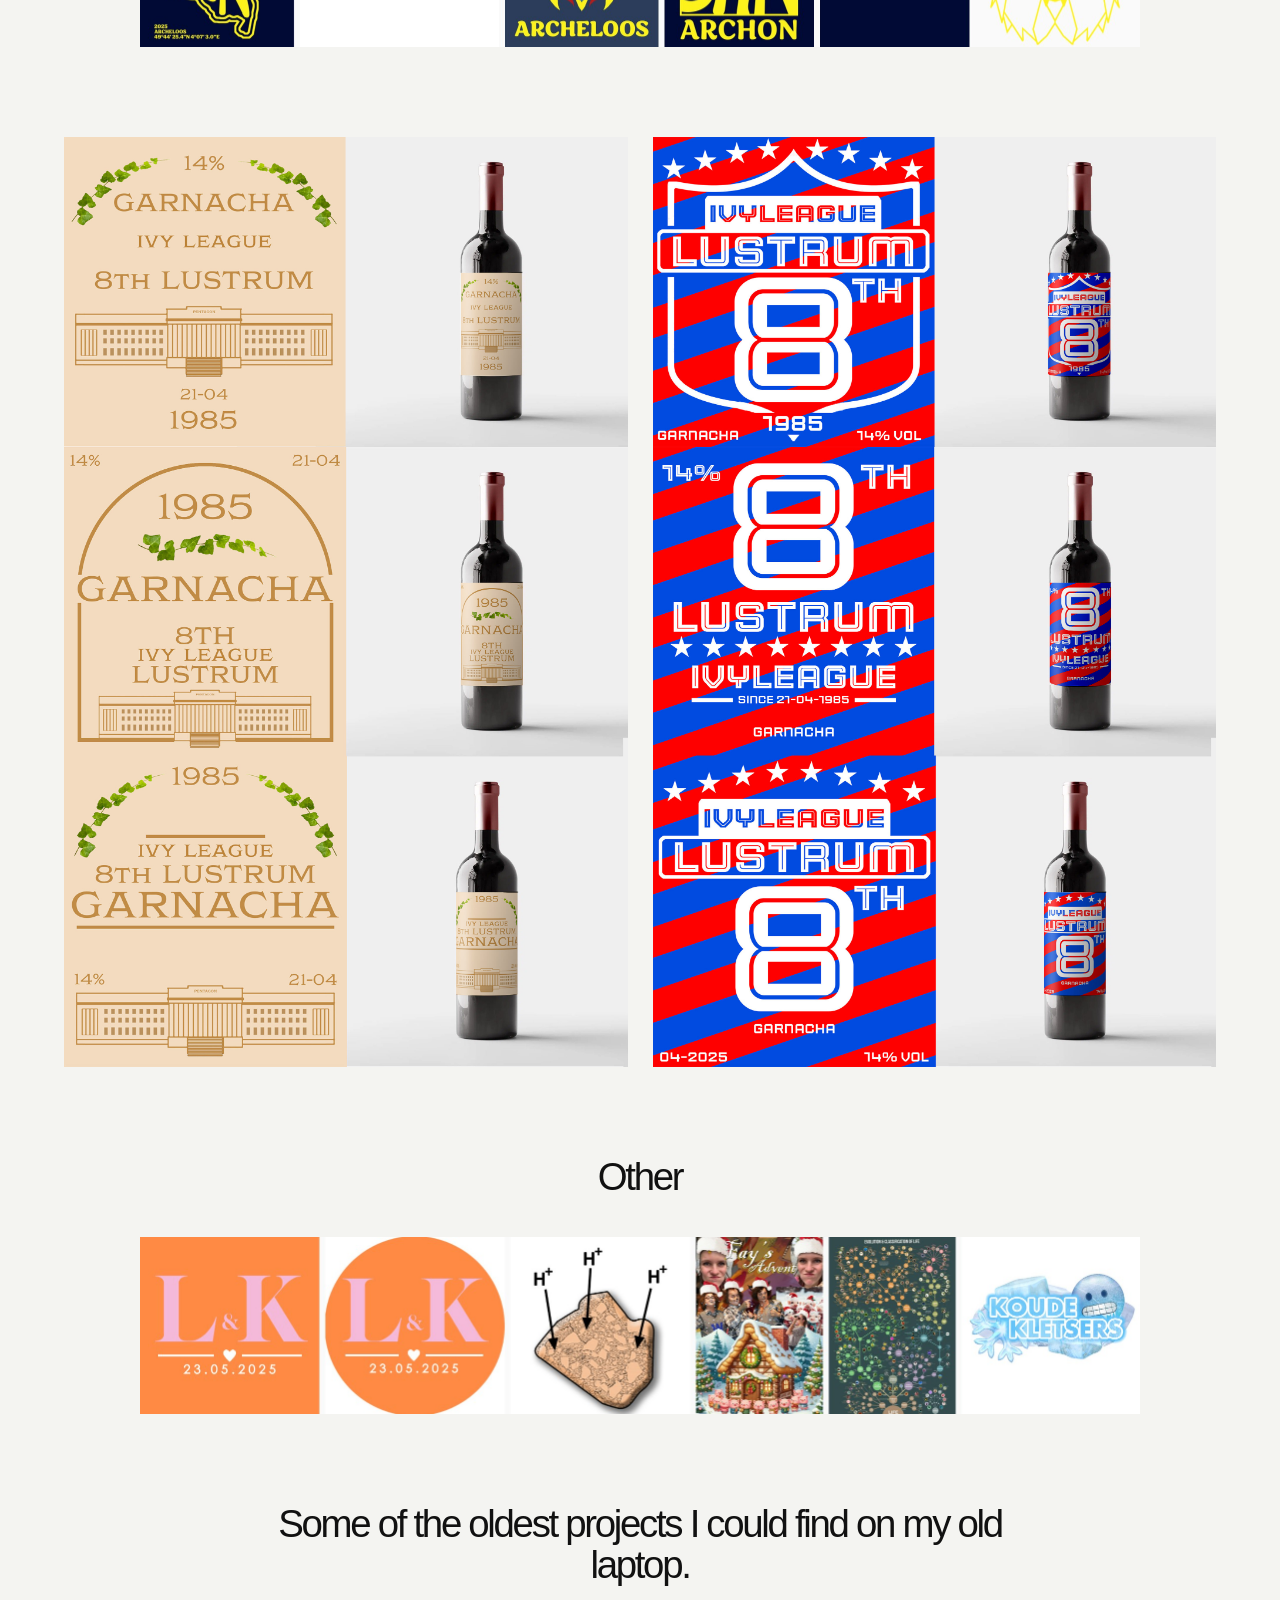
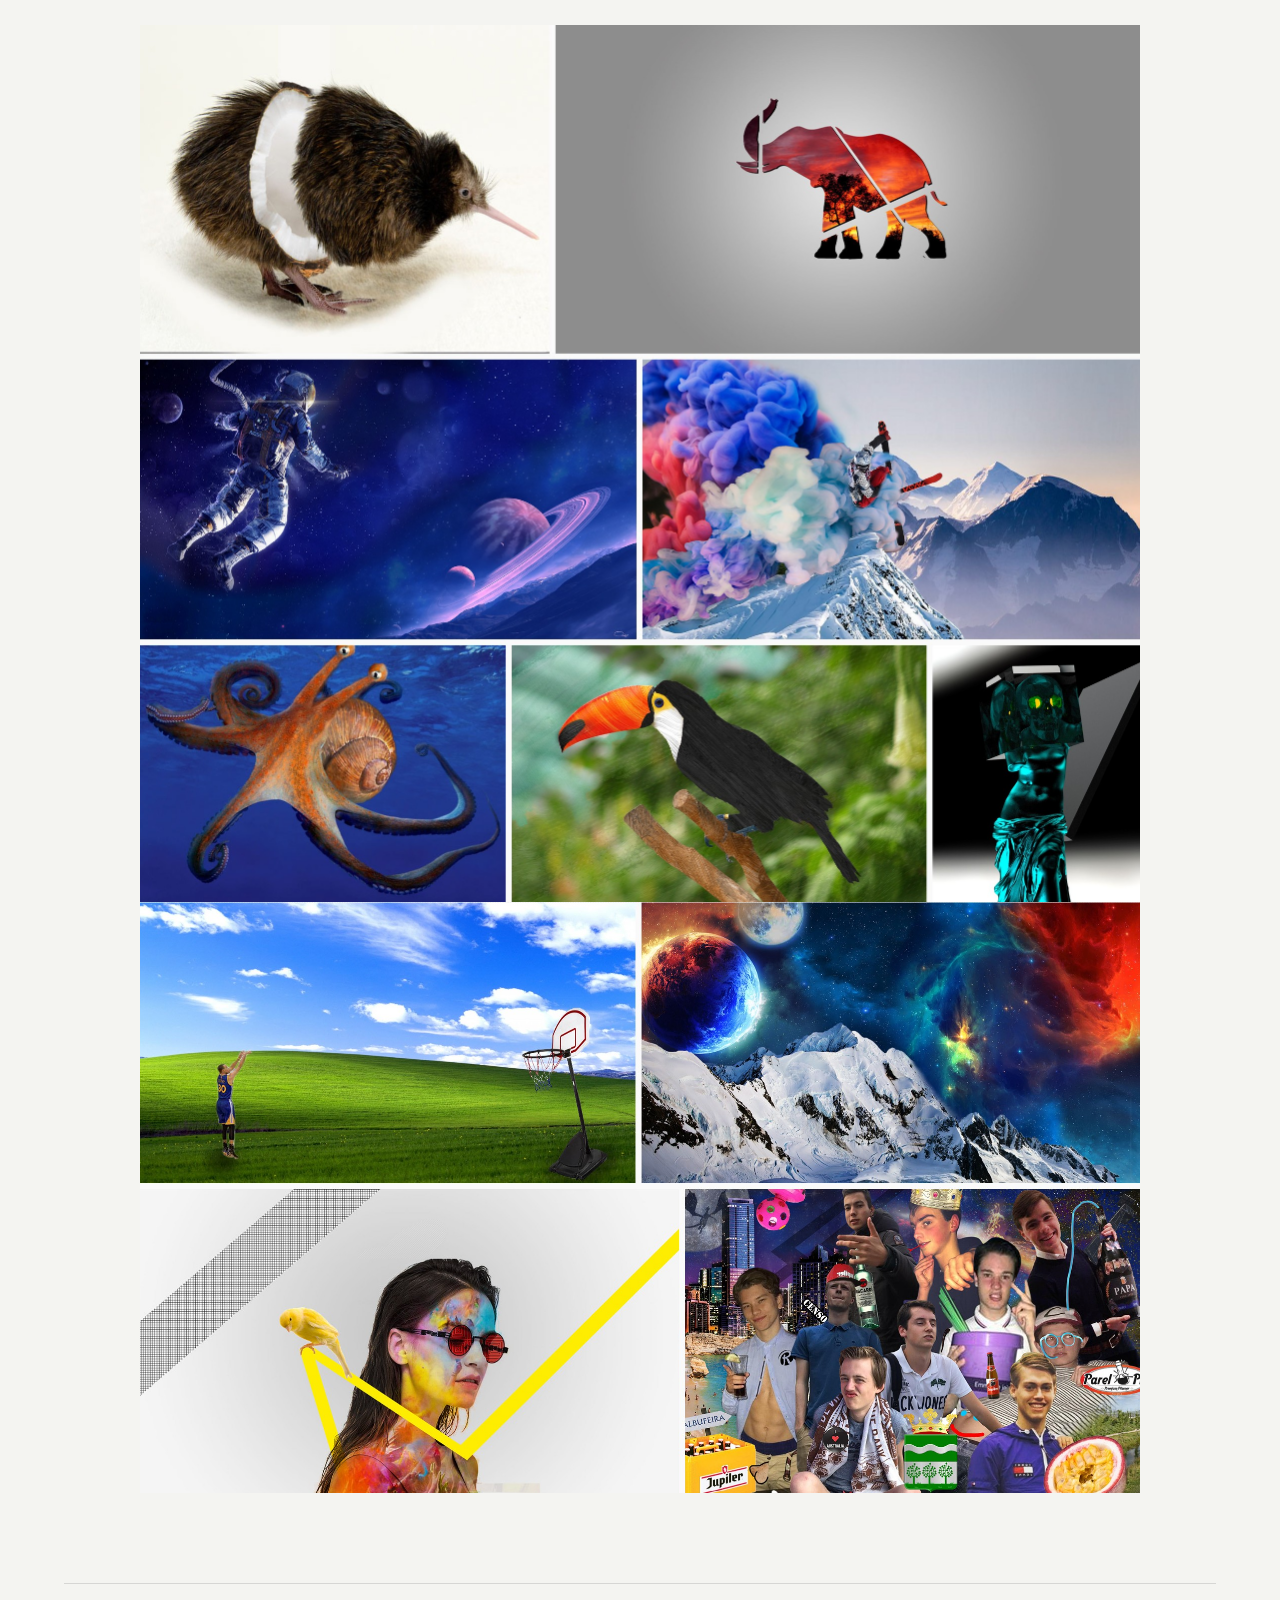
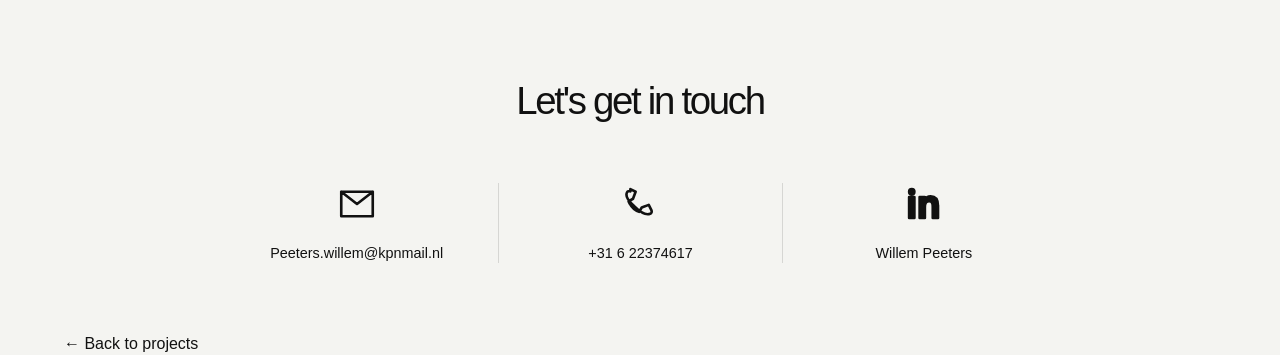
<file: Photoshop.html>
<!DOCTYPE html>

<html lang="en">

<head>
    <meta charset="UTF-8">
    <meta name="viewport" content="width=device-width, initial-scale=1.0">

    <title>Photoshop - Willem Peeters</title>

    <link rel="stylesheet" href="css/style.css">
</head>

<body>


    <!-- =========================
         FLOATING NAVIGATION
    ========================== -->

    <nav class="project-navigation">

        <a href="index.html" class="project-nav-logo">
            WP
        </a>

        <div class="project-nav-links">

            <a href="index.html#work">
                Back
            </a>

            <a href="index.html#contact">
                Contact
            </a>

        </div>

    </nav>



    <main class="project-page">


        <!-- =========================
             MAIN IMAGE
        ========================== -->

        <section class="project-centered-image project-introduction-image">

        

        </section>



        <!-- =========================
             TITLE + INTRODUCTION
        ========================== -->

        <section class="project-introduction">

            <div class="project-introduction-content">

                <p class="project-label">
                    Personal projects
                </p>

                <h1>
                    Photoshop and Graphical work
                </h1>
<h2>
                    Ever since I was young I have played around in Illustrator and Photoshop. Mainly for fun but every time someone I knew wanted a logo created of something photoshopped I always loved helping out because I have always had a weak spot for graphical work.            </h2>
            

            </div>

        </section>



        <!-- =========================
             THE PROBLEM
        ========================== -->

        <section class="project-story">

             <div class="project-story-image">
                <img
                    src="Willem Peeters_files/Photoshop/1.jpg"
                    alt="Photoshop"
                >
            </div>

            <div class="project-story-text">

                <p class="project-label">
                    
                </p>

    
                <p>
                But because I enjoy it so much I try and get involved with the graphical work around me. For example in my football team. Where I make the weekly match reports, lineup's and manage the general Instagram.
                </p>
                <p>
            
https://www.instagram.com/antibarbari_soas/  
                </p>
            </div>

        </section>


 <!-- =========================
             RESEARCH / TOELICHTING
        ========================== -->
        <section class="project-image-with-text">

    <div class="project-image-with-text-content">

        <p class="project-label">
            



    </div>


    <div class="project-image-with-text-image">

        <img
            src="Willem Peeters_files/Photoshop/2.jpg"
            alt="Lely project"
        >

    </div>

</section>
        <section class="project-story">

            <div class="project-story-image">
                <img
                    src="Willem Peeters_files/Photoshop/3.jpg"
                    alt="Photoshop"
                >
            </div>

            <div class="project-story-text">

                <p class="project-label">
                    
                </p>

                <h2>
                    
                </h2>

                <p>
                 I also help produce the magazine twice a year, contributing to photo pages, interviews, coloring pages, and more. 
Additionally, I personally established the corporate identity for the entire association, as one had not been developed before. </div>

        </section>
 <section class="project-image-with-text">

    <div class="project-image-with-text-content">

        <p class="project-label">
            
        </p>

        <h2>
            Lots of posters
        </h2>

        <p>
             </p>

    </div>

</section>

<section class="project-two-images">

    <div class="project-two-image">

        <img
            src="Willem Peeters_files/Photoshop/Posters1.jpg"
            alt="Photoshop"
        >

    </div>

    <div class="project-two-image">

        <img
            src="Willem Peeters_files/Photoshop/Posters2.jpg"
            alt="Photoshop"
        >

    </div>

</section>
<section class="project-image-with-text">



    <div class="project-image-with-text-content">

        <p class="project-label">
            
        </p>



    </div>
<div class="project-image-with-text-image">

        <img
            src="Willem Peeters_files/Photoshop/4.jpg"
            alt="Lely project"
        >

    </div>
</section>
 <section class="project-image-with-text">



    <div class="project-image-with-text-content">

        <p class="project-label">
            
        </p>

        <h2>
            Merchandise
        </h2>

        <p>
             </p>

    </div>
<div class="project-image-with-text-image">

        <img
            src="Willem Peeters_files/Photoshop/5.jpg"
            alt="Lely project"
        >

    </div>
</section>

<section class="project-two-images">

    <div class="project-two-image">

        <img
            src="Willem Peeters_files/Photoshop/Wijn 1.jpg"
            alt="Photoshop"
        >

    </div>

    <div class="project-two-image">

        <img
            src="Willem Peeters_files/Photoshop/Wijn 2.jpg"
            alt="Photoshop"
        >

    </div>

</section>


<section class="project-image-with-text">



    <div class="project-image-with-text-content">

        <p class="project-label">
            
        </p>

        <h2>
            Other
        </h2>

        <p>
             </p>

    </div>
<div class="project-image-with-text-image">

        <img
            src="Willem Peeters_files/Photoshop/6.jpg"
            alt="Lely project"
        >

    </div>
</section>

<section class="project-image-with-text">



    <div class="project-image-with-text-content">

        <p class="project-label">
            
        </p>

        <h2>
            Some of the oldest projects I could find on my old laptop.
        </h2>

        <p>
             </p>

    </div>
<div class="project-image-with-text-image">

        <img
            src="Willem Peeters_files/Photoshop/7.jpg"
            alt="Lely project"
        >
        <img
            src="Willem Peeters_files/Photoshop/8.jpg"
            alt="Lely project"
        >

    </div>
</section>


  <!-- CONTACT -->
        <section class="project-contact" id="contact">

            <h2>Let's get in touch</h2>

            <div class="project-contact-items">

                <a
                    href="mailto:Peeters.willem@kpnmail.nl"
                    class="project-contact-item"
                >
                    <div class="project-contact-icon">
                        <svg viewBox="0 0 24 24" aria-hidden="true">
                            <path
                                d="M3 5h18v14H3V5zm0 0l9 7 9-7"
                                fill="none"
                                stroke="currentColor"
                                stroke-width="1.5"
                            />
                        </svg>
                    </div>

                    <span>Peeters.willem@kpnmail.nl</span>
                </a>


                <a
                    href="tel:+31622374617"
                    class="project-contact-item"
                >
                    <div class="project-contact-icon">
                        <svg viewBox="0 0 24 24" aria-hidden="true">
                            <path
                                d="M6.5 3.5l3 1.5-1.5 4-2.5 1.5c1.2 2.8 3.2 5 6 6l1.5-2.5 4  -1.5 1.5 3c.4.8.1 1.8-.7 2.1-2.8 1.1-6.1-1.4-8.8-4.1S3.4 8.3 4.5 5.5c.3-.8 1.2-1.1 2-.7z"
                                fill="none"
                                stroke="currentColor"
                                stroke-width="1.5"
                            />
                        </svg>
                    </div>

                    <span>+31 6 22374617</span>
                </a>


                <a
                    href="https://www.linkedin.com/in/willem-peeters-834319159/"
                    target="_blank"
                    rel="noopener noreferrer"
                    class="project-contact-item"
                >
                    <div class="project-contact-icon">
                        <svg viewBox="0 0 24 24" aria-hidden="true">
                            <path
                                d="M5 3.5A1.5 1.5 0 1 1 5 6.5 1.5 1.5 0 0 1 5 3.5zM3.5 8h3v12h-3V8zm6 0h2.9v1.6h.1c.4-.8 1.5-2 3.3-2 3.5 0 4.2 2.3 4.2 5.4V20h-3v-6.2c0-1.5 0-3.4-2.1-3.4s-2.4 1.7-2.4 3.3V20h-3V8z"
                                fill="currentColor"
                            />
                        </svg>
                    </div>

                    <span>Willem Peeters</span>
                </a>

            </div>

        </section>


        <!-- BACK TO PROJECTS -->
        <div class="project-back">
            <a href="index.html#work">← Back to projects</a>
        </div>

    </main>

</body>
</html>
</file>
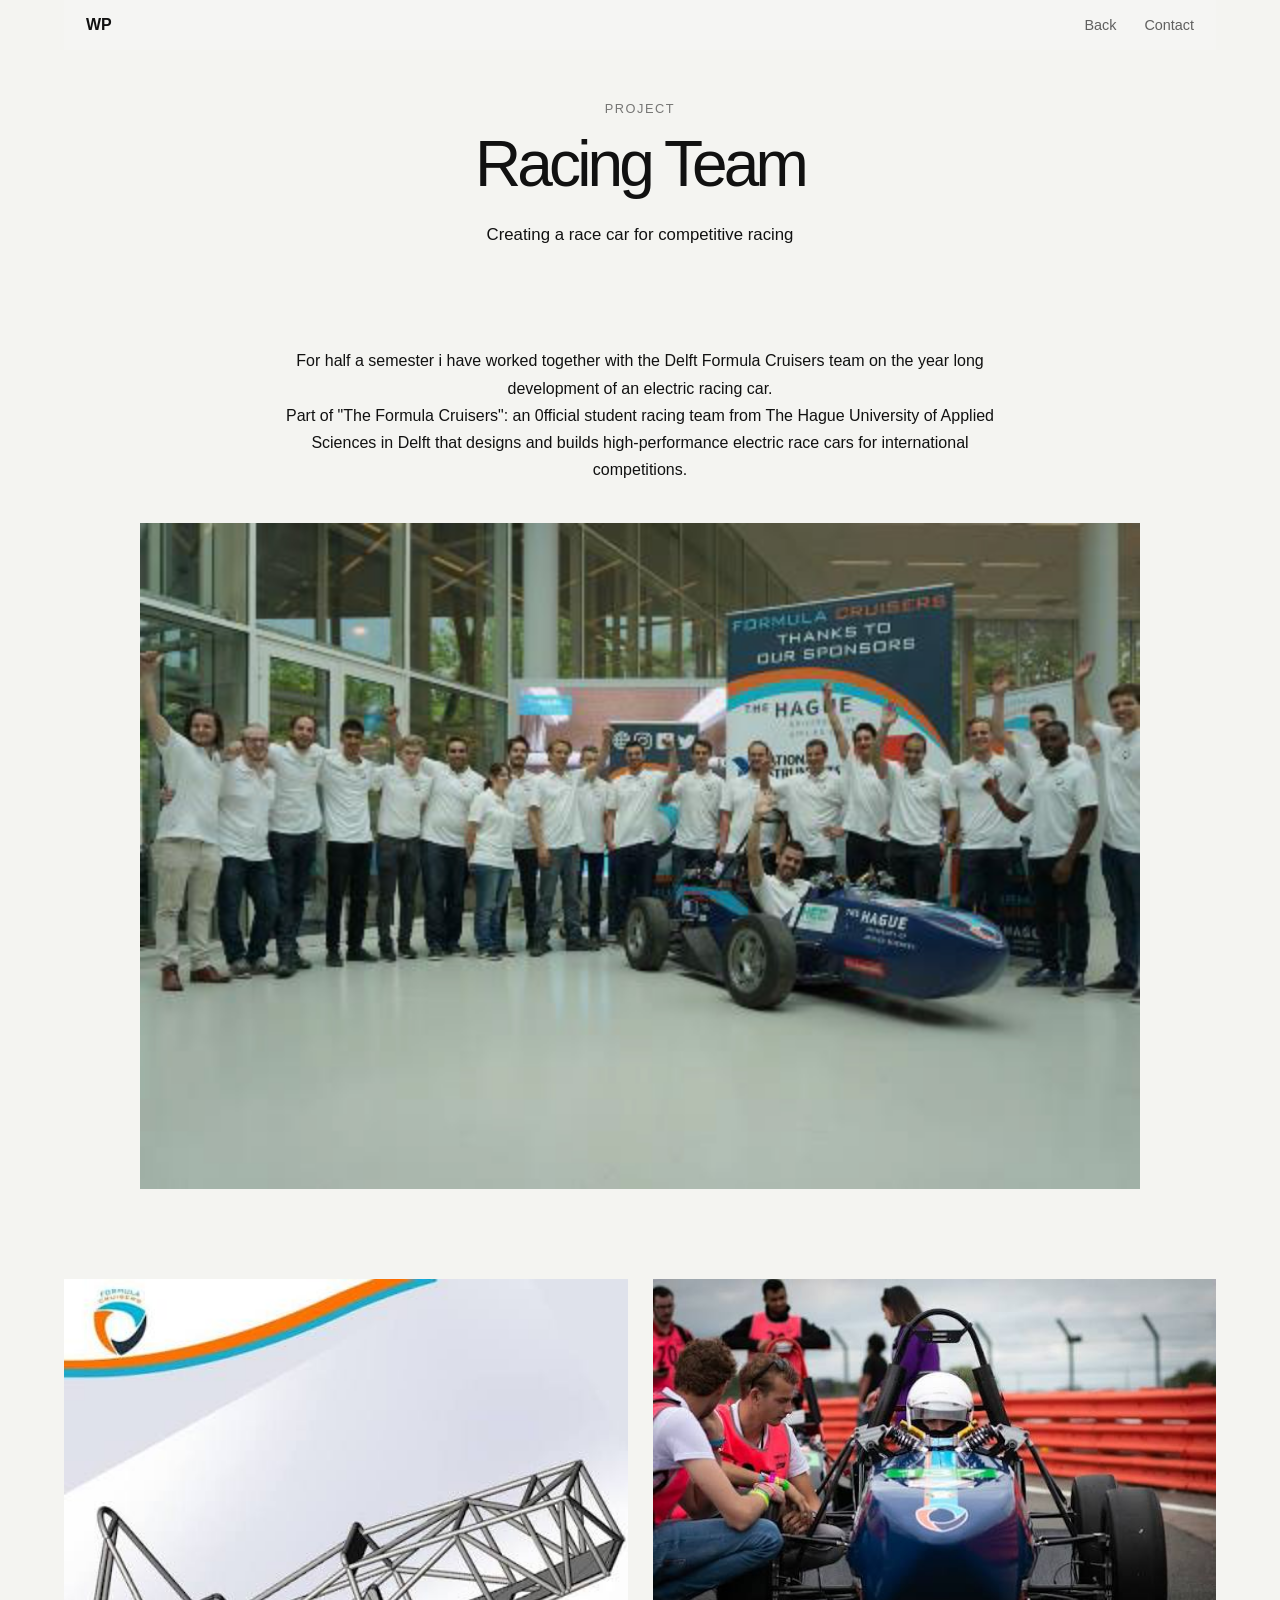
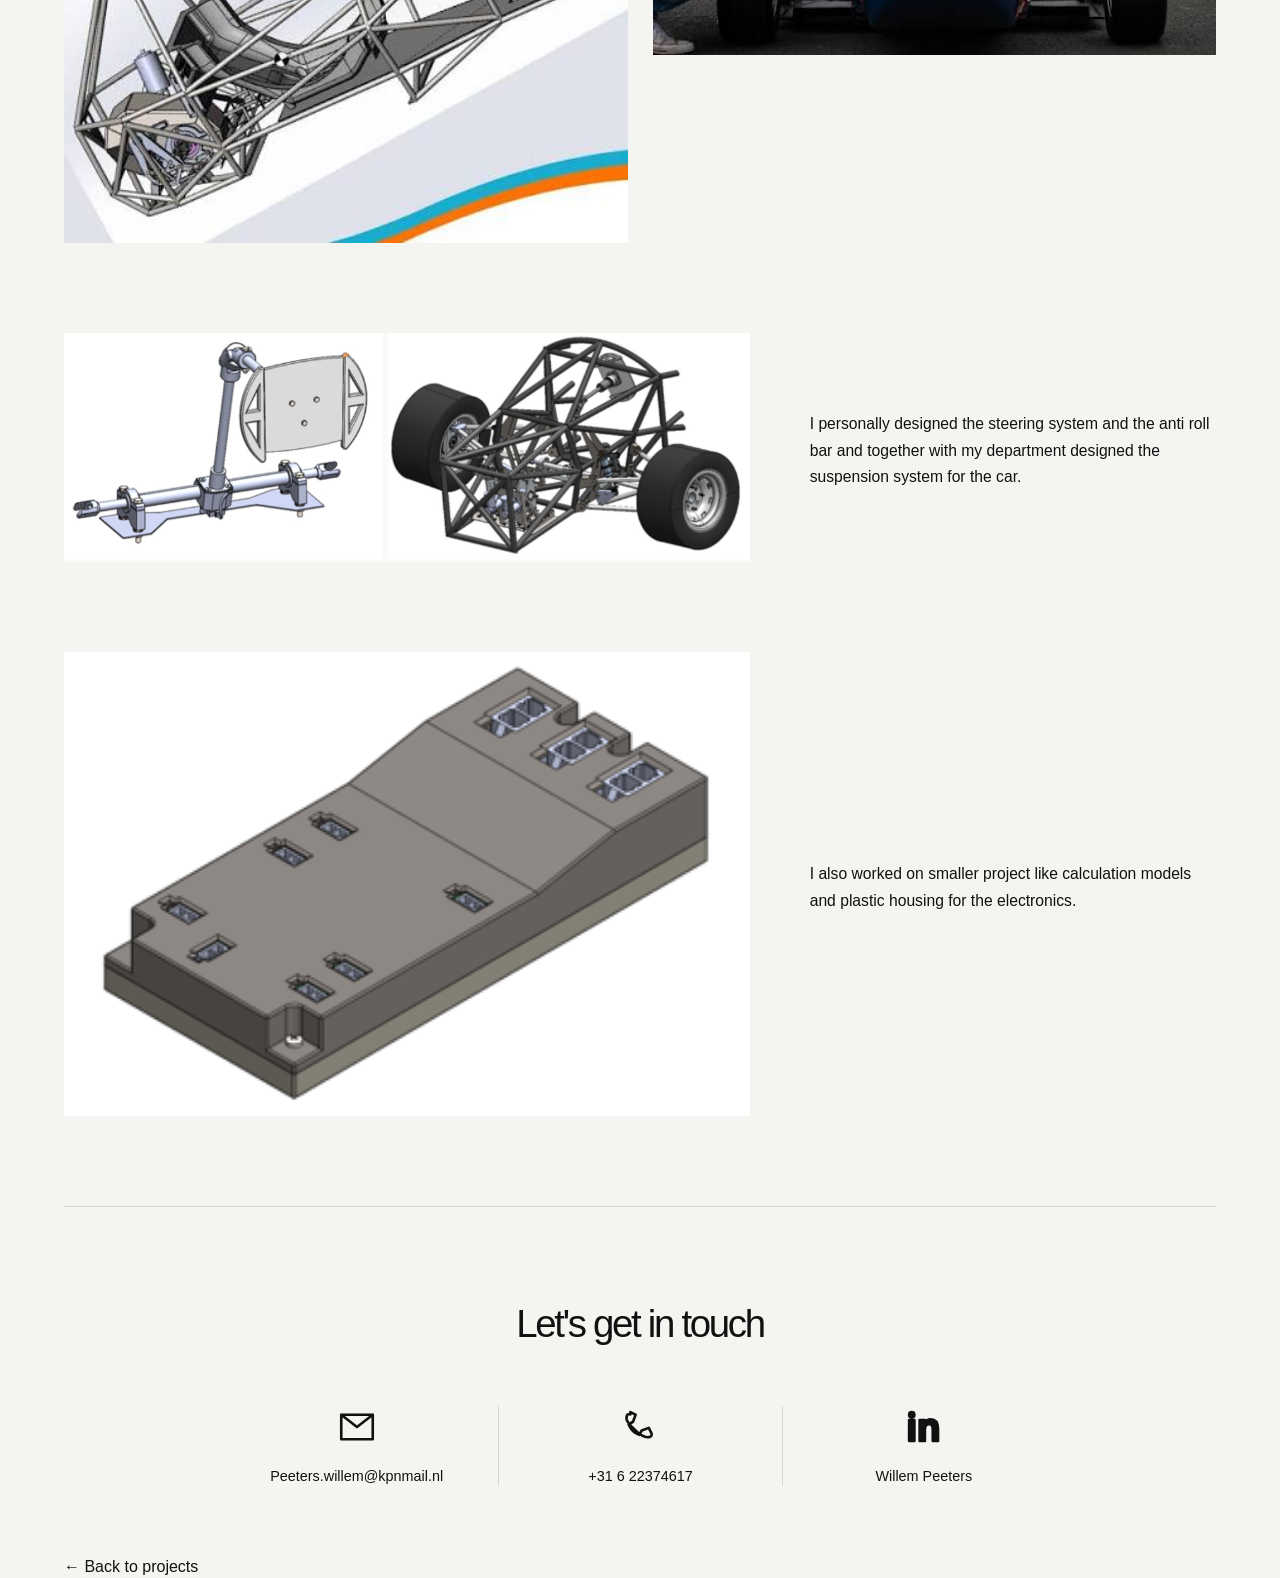
<file: RacingTeam.html>
<!DOCTYPE html>

<html lang="en">

<head>
    <meta charset="UTF-8">
    <meta name="viewport" content="width=device-width, initial-scale=1.0">

    <title>HipVac - Willem Peeters</title>

    <link rel="stylesheet" href="css/style.css">
</head>

<body>


    <!-- =========================
         FLOATING NAVIGATION
    ========================== -->

    <nav class="project-navigation">

        <a href="index.html" class="project-nav-logo">
            WP
        </a>

        <div class="project-nav-links">

            <a href="index.html#work">
                Back
            </a>

            <a href="index.html#contact">
                Contact
            </a>

        </div>

    </nav>



    <main class="project-page">





        <!-- =========================
             TITLE + INTRODUCTION
        ========================== -->

        <section class="project-introduction">

            <div class="project-introduction-content">

                <p class="project-label">
                    Project
                </p>

                <h1>
                    Racing Team
                </h1>

                <div class="project-intro-text">

                    <p>
                     Creating a race car for competitive racing</p>

                </div>

            </div>

        </section>





        <!-- =========================
             RESEARCH / TOELICHTING
        ========================== -->
        <section class="project-image-with-text">

    <div class="project-image-with-text-content">

        <p class="project-label">
            
        </p>

        <h2>
           
        </h2>

        <p>
           For half a semester i have worked together with the Delft Formula Cruisers team on the year long development of an electric racing car.
            </p>
            <p>
                Part of "The Formula Cruisers": an 0fficial student racing team from The Hague University of Applied Sciences in Delft that designs and builds high-performance electric race cars for international competitions.
            </p>
    </div>


    <div class="project-image-with-text-image">

        <img
            src="Willem Peeters_files/RacingTeam/Main.jpg"
            alt="Racing team project"
        >

    </div>

</section>
<!-- =========================
     TWO FINAL IMAGES
========================== -->

<section class="project-two-images">

    <div class="project-two-image">

        <img
            src="Willem Peeters_files/RacingTeam/9.jpeg"
            alt="Racing team project"
        >

    </div>


    <div class="project-two-image">

        <img
            src="Willem Peeters_files/RacingTeam/8.jpeg"
            alt="Racing team project"
        >

    </div>

</section>

        <!-- =========================
             RECYCLING PROCESS
        ========================== -->

        <section class="project-story">

            <div class="project-story-image">
                <img
                    src="Willem Peeters_files/RacingTeam/2.jpg"
                    alt="Recycling process"
                >
            </div>

            <div class="project-story-text">

                <p class="project-label">
                    
                </p>

                <h2>
                    
                </h2>

                <p>
               I personally designed the steering system and the anti roll bar and together with my department designed the suspension system for the car.
            </div>

        </section>
         <section class="project-story">

            <div class="project-story-image">
                <img
                    src="Willem Peeters_files/RacingTeam/3.png"
                    alt="Recycling process"
                >
            </div>

            <div class="project-story-text">

                <p class="project-label">
                    
                </p>

                <h2>
                    
                </h2>

                <p>
               I also worked on smaller project like calculation models and plastic housing for the electronics. </div>

        </section>

       
  <!-- CONTACT -->
        <section class="project-contact" id="contact">

            <h2>Let's get in touch</h2>

            <div class="project-contact-items">

                <a
                    href="mailto:Peeters.willem@kpnmail.nl"
                    class="project-contact-item"
                >
                    <div class="project-contact-icon">
                        <svg viewBox="0 0 24 24" aria-hidden="true">
                            <path
                                d="M3 5h18v14H3V5zm0 0l9 7 9-7"
                                fill="none"
                                stroke="currentColor"
                                stroke-width="1.5"
                            />
                        </svg>
                    </div>

                    <span>Peeters.willem@kpnmail.nl</span>
                </a>


                <a
                    href="tel:+31622374617"
                    class="project-contact-item"
                >
                    <div class="project-contact-icon">
                        <svg viewBox="0 0 24 24" aria-hidden="true">
                            <path
                                d="M6.5 3.5l3 1.5-1.5 4-2.5 1.5c1.2 2.8 3.2 5 6 6l1.5-2.5 4  -1.5 1.5 3c.4.8.1 1.8-.7 2.1-2.8 1.1-6.1-1.4-8.8-4.1S3.4 8.3 4.5 5.5c.3-.8 1.2-1.1 2-.7z"
                                fill="none"
                                stroke="currentColor"
                                stroke-width="1.5"
                            />
                        </svg>
                    </div>

                    <span>+31 6 22374617</span>
                </a>


                <a
                    href="https://www.linkedin.com/in/willem-peeters-834319159/"
                    target="_blank"
                    rel="noopener noreferrer"
                    class="project-contact-item"
                >
                    <div class="project-contact-icon">
                        <svg viewBox="0 0 24 24" aria-hidden="true">
                            <path
                                d="M5 3.5A1.5 1.5 0 1 1 5 6.5 1.5 1.5 0 0 1 5 3.5zM3.5 8h3v12h-3V8zm6 0h2.9v1.6h.1c.4-.8 1.5-2 3.3-2 3.5 0 4.2 2.3 4.2 5.4V20h-3v-6.2c0-1.5 0-3.4-2.1-3.4s-2.4 1.7-2.4 3.3V20h-3V8z"
                                fill="currentColor"
                            />
                        </svg>
                    </div>

                    <span>Willem Peeters</span>
                </a>

            </div>

        </section>


        <!-- BACK TO PROJECTS -->
        <div class="project-back">
            <a href="index.html#work">← Back to projects</a>
        </div>

    </main>

</body>
</html>
</file>
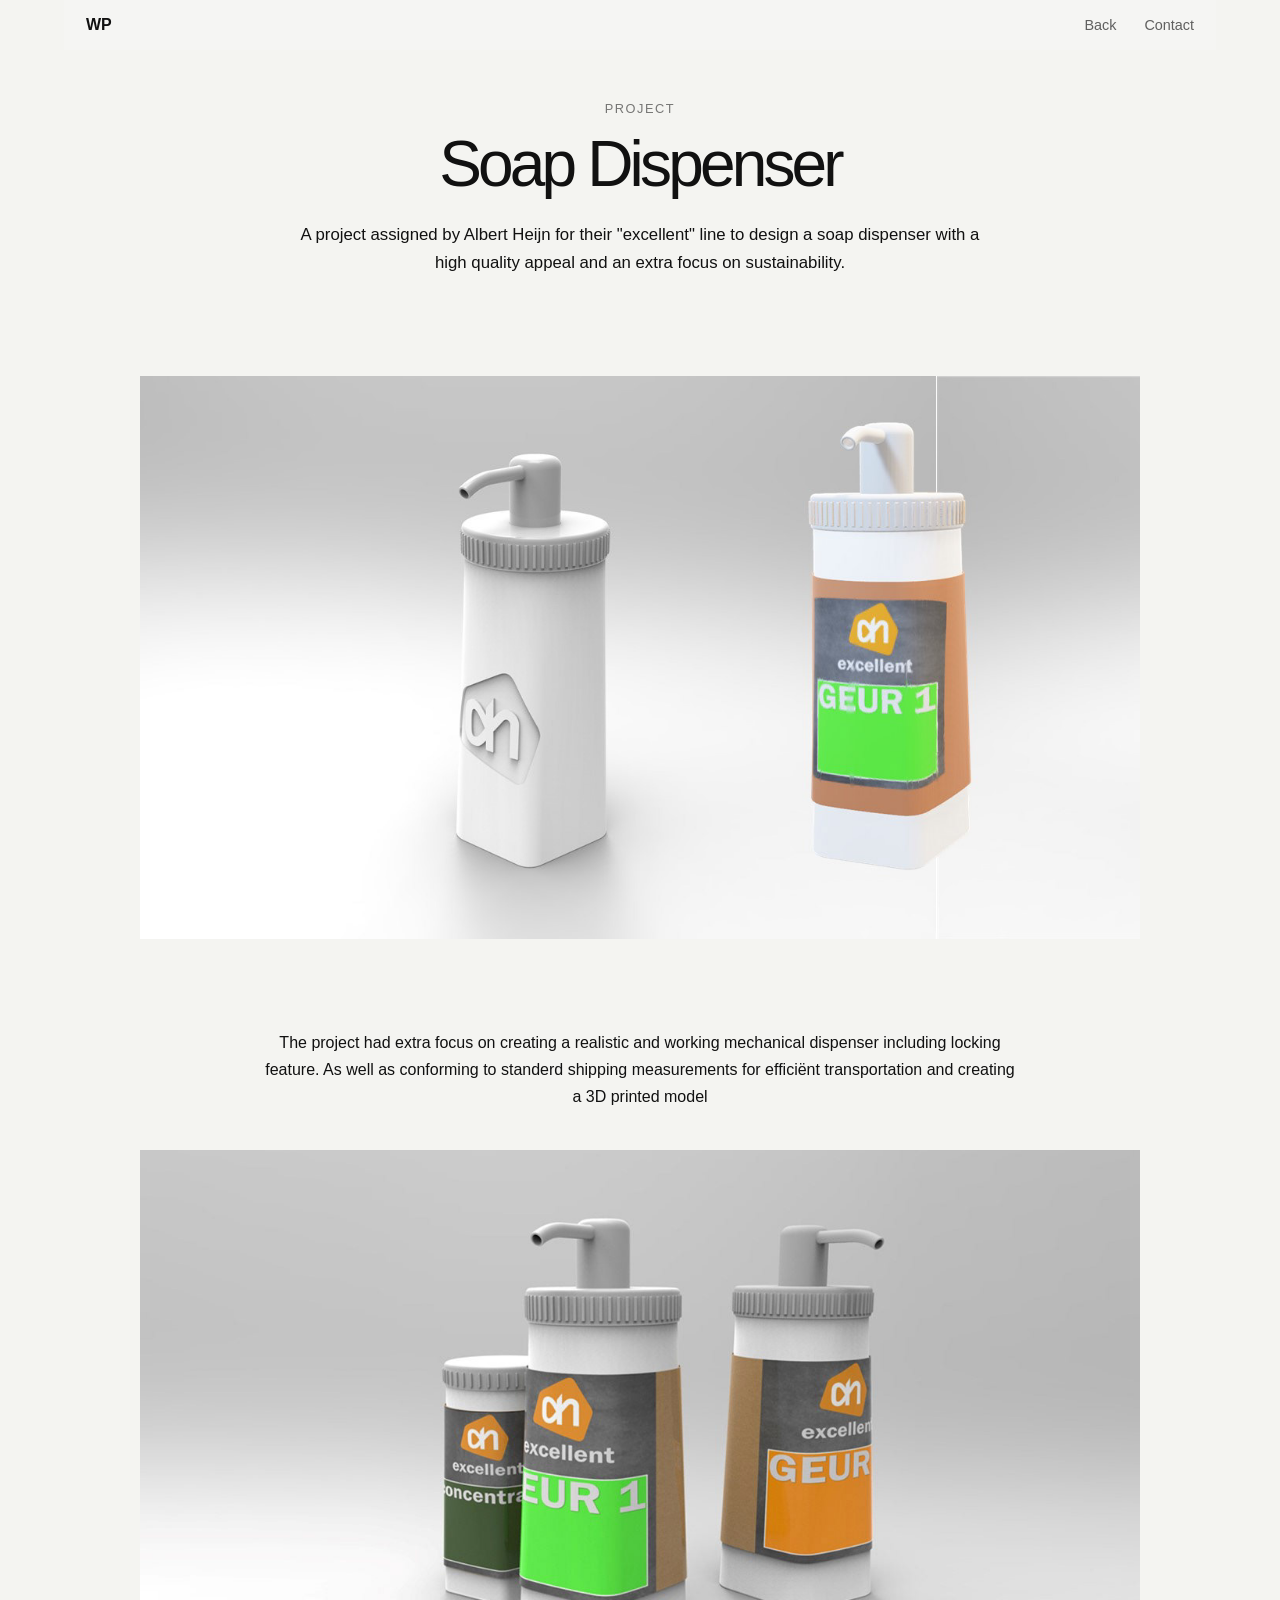
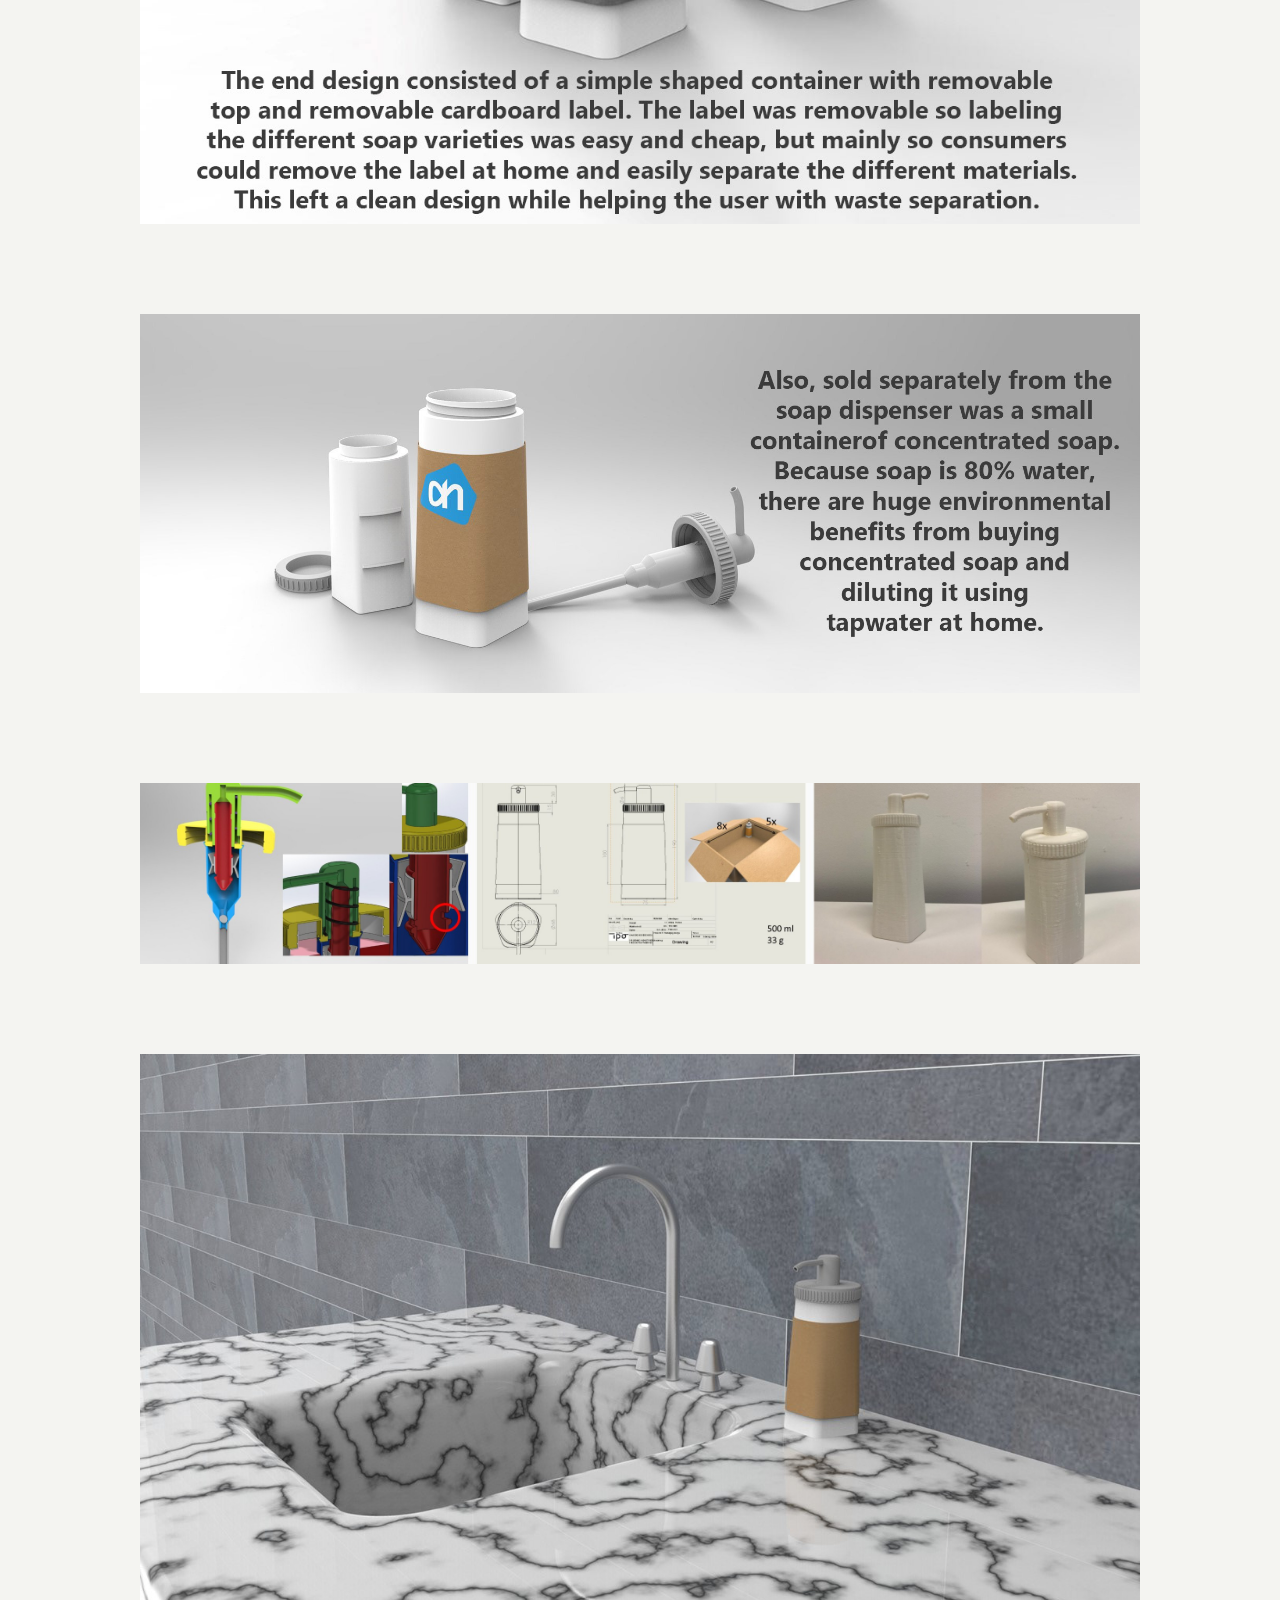
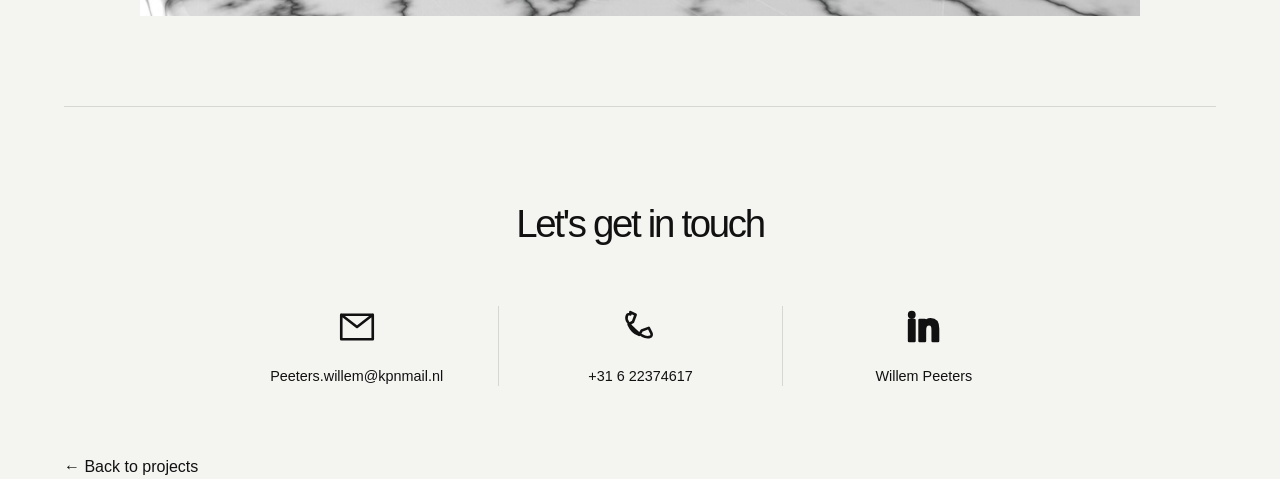
<file: SoapDispenser.html>
<!DOCTYPE html>

<html lang="en">

<head>
    <meta charset="UTF-8">
    <meta name="viewport" content="width=device-width, initial-scale=1.0">

    <title>Soap Dispenser - Willem Peeters</title>

    <link rel="stylesheet" href="css/style.css">
</head>

<body>


    <!-- =========================
         FLOATING NAVIGATION
    ========================== -->

    <nav class="project-navigation">

        <a href="index.html" class="project-nav-logo">
            WP
        </a>

        <div class="project-nav-links">

            <a href="index.html#work">
                Back
            </a>

            <a href="index.html#contact">
                Contact
            </a>

        </div>

    </nav>



    <main class="project-page">





        <!-- =========================
             TITLE + INTRODUCTION
        ========================== -->

        <section class="project-introduction">

            <div class="project-introduction-content">

                <p class="project-label">
                    Project
                </p>

                <h1>
                    Soap Dispenser
                </h1>

                <div class="project-intro-text">

                    <p>
                     A project assigned by Albert Heijn for their "excellent" line to design a soap dispenser with a high quality appeal and an extra focus on sustainability.</p>

                </div>

            </div>

        </section>


<section class="project-image-with-text">

    <div class="project-image-with-text-content">

        <p class="project-label">
            
        </p>

        <h2>
            
        </h2>

        <p>
            
        </p>

    </div>


    <div class="project-image-with-text-image">

        <img
            src="Willem Peeters_files/SoapDispenser/1.JPG"
            alt="Soap dispenser project"
        >

    </div>

</section>
<section class="project-image-with-text">

    <div class="project-image-with-text-content">

        <p class="project-label">
            
        </p>

        <h2>
            
        </h2>

        <p>
        The project had extra focus on creating a realistic and working mechanical dispenser including locking feature. As well as conforming to standerd shipping measurements for efficiënt transportation and creating a 3D printed model </p>
        
        </p>

    </div>


    <div class="project-image-with-text-image">

        <img
            src="Willem Peeters_files/SoapDispenser/Main.jpg"
            alt="Soap dispenser project"
        >

    </div>

</section>

        <!-- =========================
             RESEARCH / TOELICHTING
        ========================== -->
        <section class="project-image-with-text">

    <div class="project-image-with-text-content">

        <p class="project-label">
            
        </p>

        <h2>
           
        </h2>

        <p>
           </div>


    <div class="project-image-with-text-image">

        <img
            src="Willem Peeters_files/SoapDispenser/2.jpg"
            alt="Soap dispenser project"
        >

    </div>

</section>

<section class="project-image-with-text">

    <div class="project-image-with-text-content">

        <p class="project-label">
            
        </p>

        <h2>
            
        </h2>

        <p>
            
        </p>

    </div>


    <div class="project-image-with-text-image">

        <img
            src="Willem Peeters_files/SoapDispenser/4.jpg"
            alt="Soap dispenser project"
        >

    </div>

</section>
 <section class="project-image-with-text">

    <div class="project-image-with-text-content">

        <p class="project-label">
            
        </p>

        <h2>
           
        </h2>

        <p>
           </div>


    <div class="project-image-with-text-image">

        <img
            src="Willem Peeters_files/SoapDispenser/5.JPG"
            alt="Soap dispenser project"
        >

    </div>

</section>
  <!-- CONTACT -->
        <section class="project-contact" id="contact">

            <h2>Let's get in touch</h2>

            <div class="project-contact-items">

                <a
                    href="mailto:Peeters.willem@kpnmail.nl"
                    class="project-contact-item"
                >
                    <div class="project-contact-icon">
                        <svg viewBox="0 0 24 24" aria-hidden="true">
                            <path
                                d="M3 5h18v14H3V5zm0 0l9 7 9-7"
                                fill="none"
                                stroke="currentColor"
                                stroke-width="1.5"
                            />
                        </svg>
                    </div>

                    <span>Peeters.willem@kpnmail.nl</span>
                </a>


                <a
                    href="tel:+31622374617"
                    class="project-contact-item"
                >
                    <div class="project-contact-icon">
                        <svg viewBox="0 0 24 24" aria-hidden="true">
                            <path
                                d="M6.5 3.5l3 1.5-1.5 4-2.5 1.5c1.2 2.8 3.2 5 6 6l1.5-2.5 4  -1.5 1.5 3c.4.8.1 1.8-.7 2.1-2.8 1.1-6.1-1.4-8.8-4.1S3.4 8.3 4.5 5.5c.3-.8 1.2-1.1 2-.7z"
                                fill="none"
                                stroke="currentColor"
                                stroke-width="1.5"
                            />
                        </svg>
                    </div>

                    <span>+31 6 22374617</span>
                </a>


                <a
                    href="https://www.linkedin.com/in/willem-peeters-834319159/"
                    target="_blank"
                    rel="noopener noreferrer"
                    class="project-contact-item"
                >
                    <div class="project-contact-icon">
                        <svg viewBox="0 0 24 24" aria-hidden="true">
                            <path
                                d="M5 3.5A1.5 1.5 0 1 1 5 6.5 1.5 1.5 0 0 1 5 3.5zM3.5 8h3v12h-3V8zm6 0h2.9v1.6h.1c.4-.8 1.5-2 3.3-2 3.5 0 4.2 2.3 4.2 5.4V20h-3v-6.2c0-1.5 0-3.4-2.1-3.4s-2.4 1.7-2.4 3.3V20h-3V8z"
                                fill="currentColor"
                            />
                        </svg>
                    </div>

                    <span>Willem Peeters</span>
                </a>

            </div>

        </section>


        <!-- BACK TO PROJECTS -->
        <div class="project-back">
            <a href="index.html#work">← Back to projects</a>
        </div>

    </main>

</body>
</html>
</file>
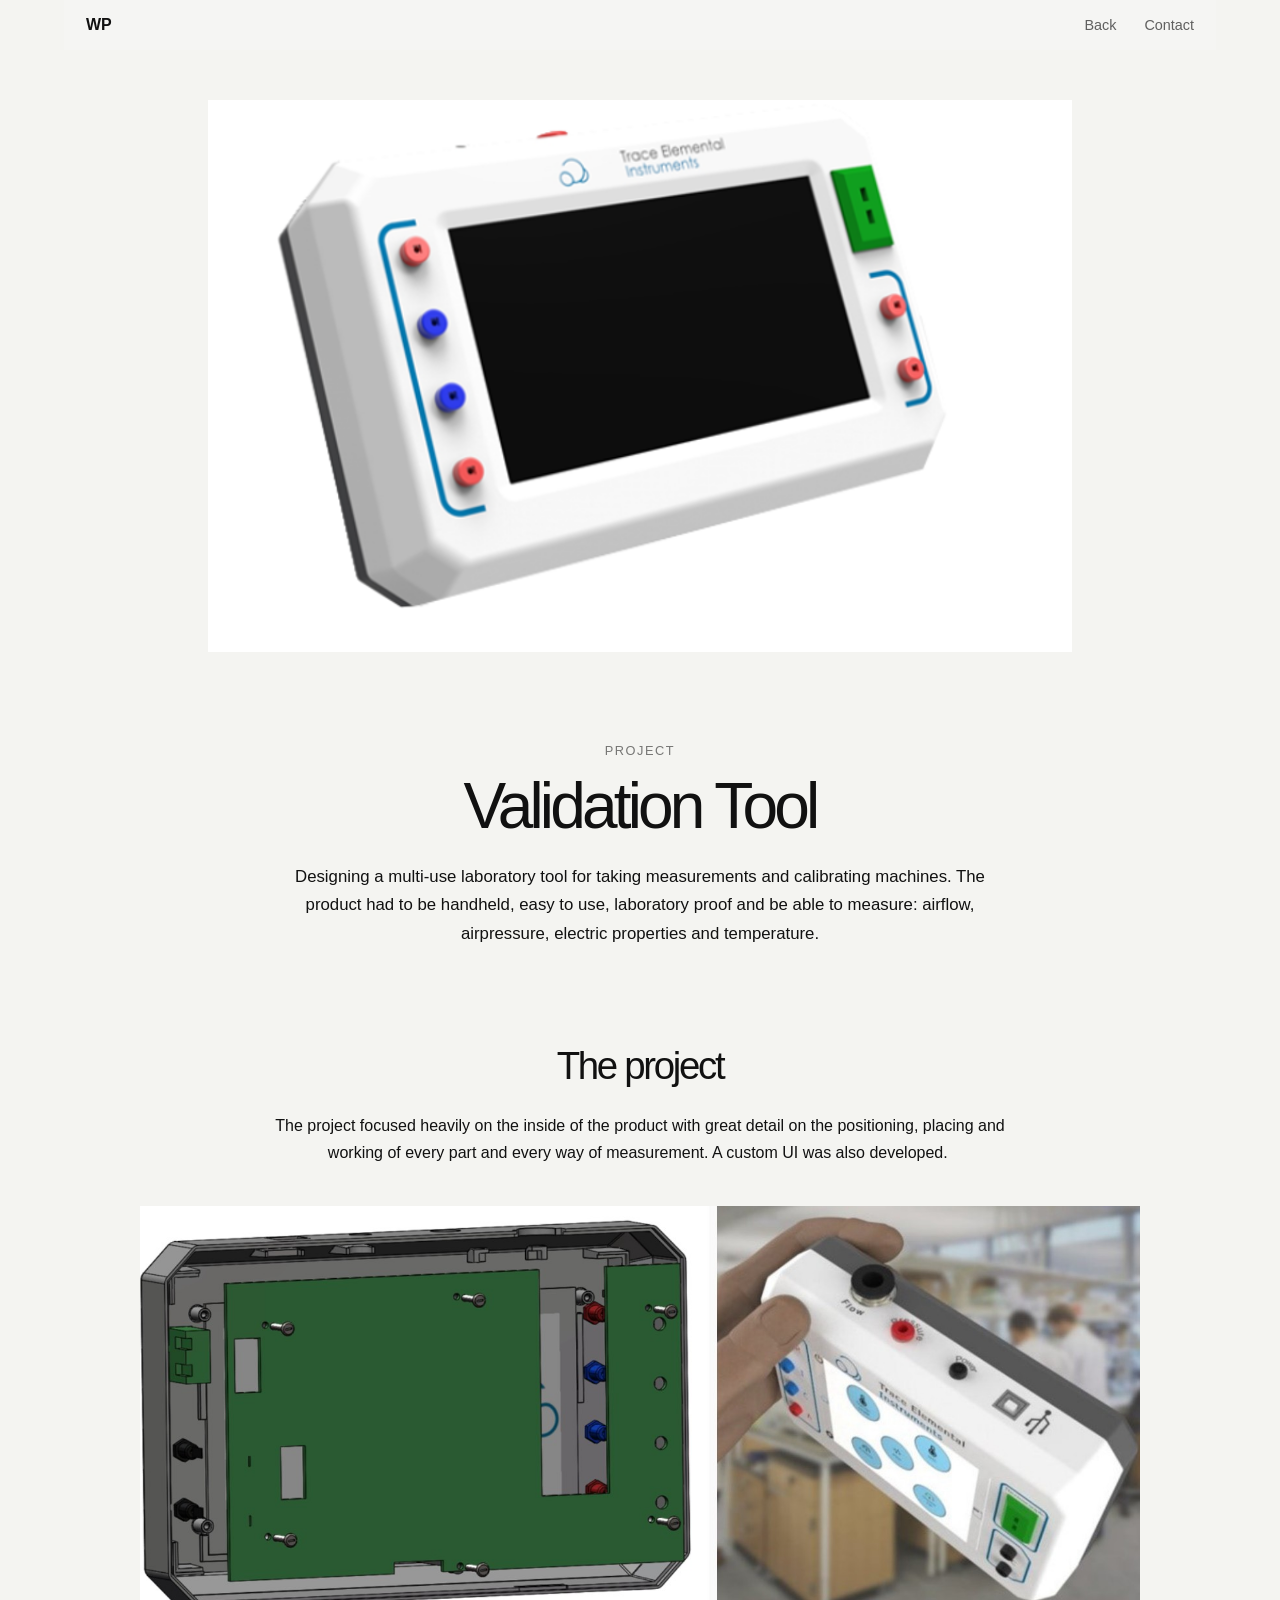
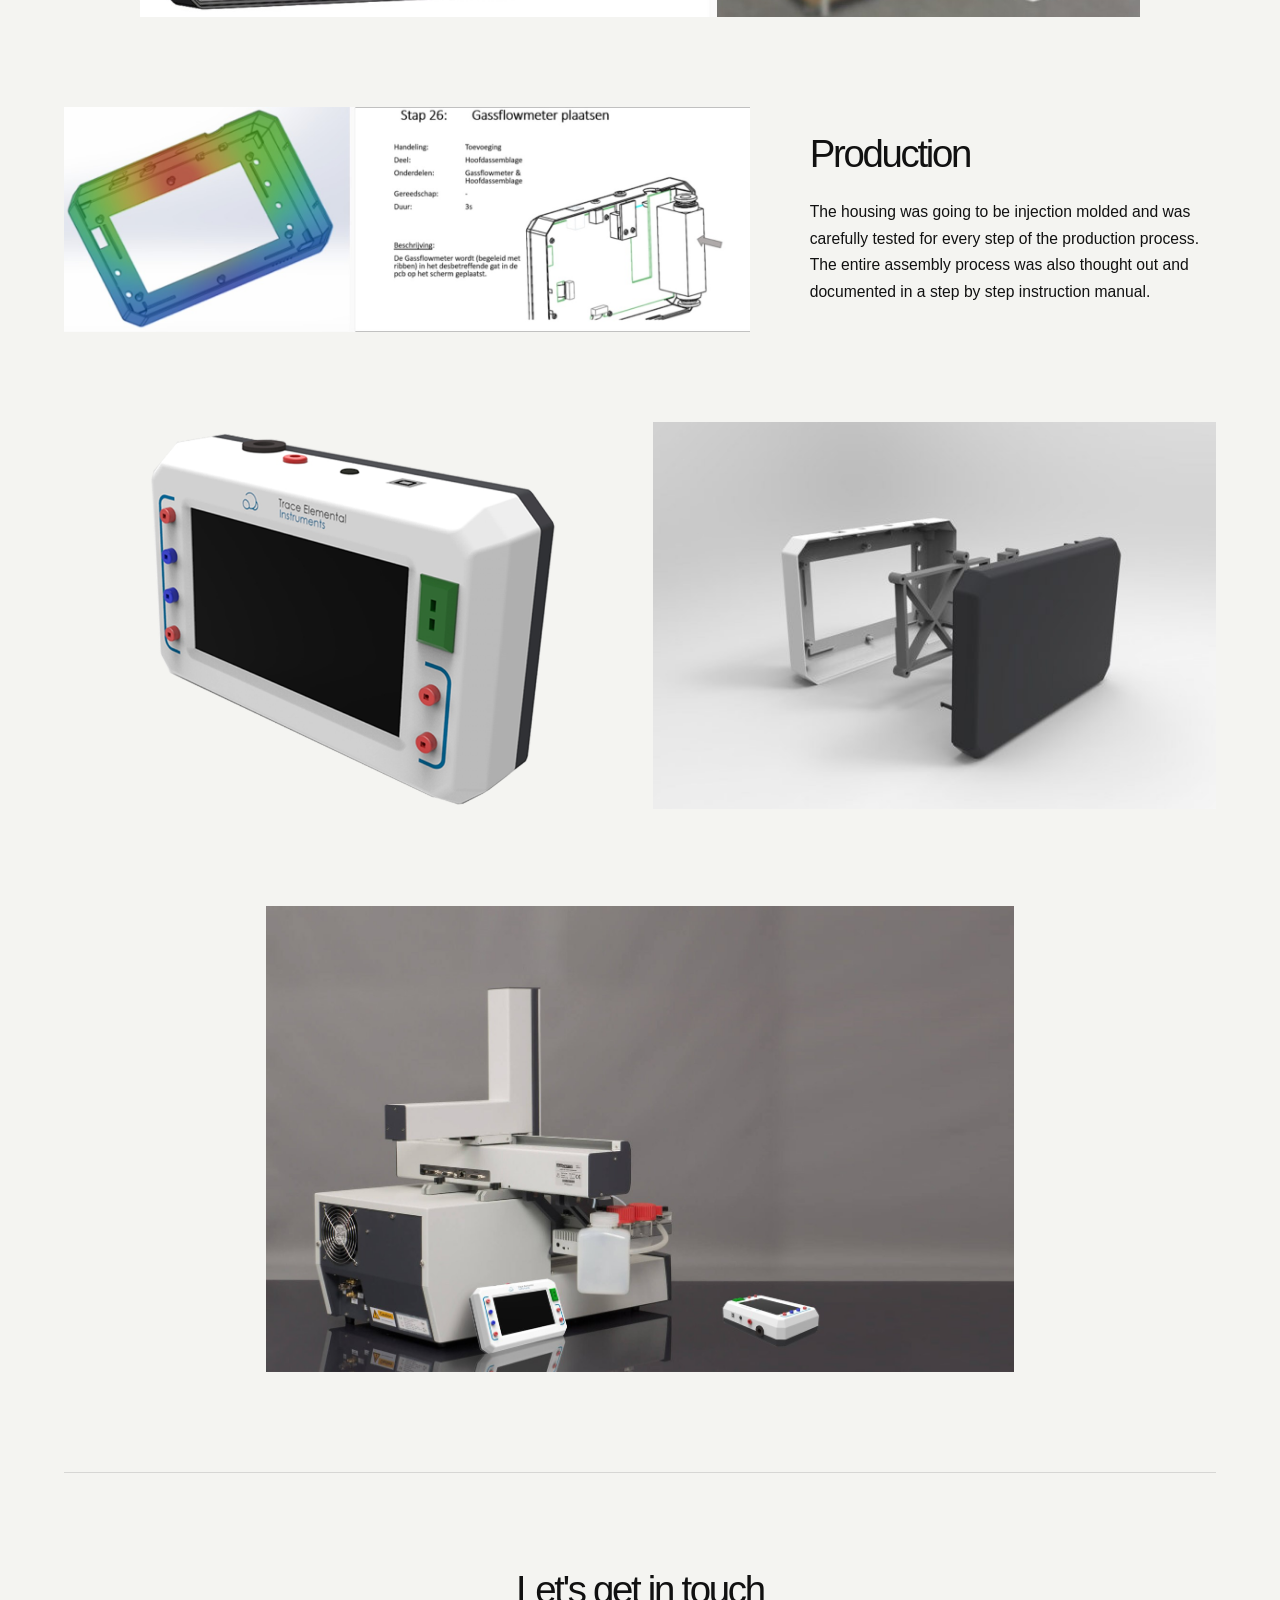
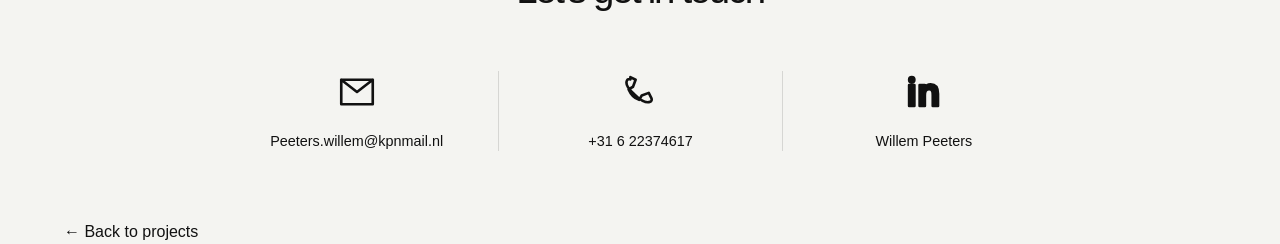
<file: ValidationTool.html>
<!DOCTYPE html>

<html lang="en">

<head>
    <meta charset="UTF-8">
    <meta name="viewport" content="width=device-width, initial-scale=1.0">

    <title>Validation Tool - Willem Peeters</title>

    <link rel="stylesheet" href="css/style.css">
</head>

<body>


    <!-- =========================
         FLOATING NAVIGATION
    ========================== -->

    <nav class="project-navigation">

        <a href="index.html" class="project-nav-logo">
            WP
        </a>

        <div class="project-nav-links">

            <a href="index.html#work">
                Back
            </a>

            <a href="index.html#contact">
                Contact
            </a>

        </div>

    </nav>



    <main class="project-page">


        <!-- =========================
             MAIN IMAGE
        ========================== -->

        <section class="project-centered-image project-introduction-image">

            <img
                src="Willem Peeters_files/Validation_Tool/Main.png"
                alt="Validation Tool"
            >

        </section>



        <!-- =========================
             TITLE + INTRODUCTION
        ========================== -->

        <section class="project-introduction">

            <div class="project-introduction-content">

                <p class="project-label">
                    Project
                </p>

                <h1>
                    Validation Tool
                </h1>

                <div class="project-intro-text">

                    <p>
                    Designing a multi-use laboratory tool for taking measurements and calibrating machines. The product had to be handheld, easy to use, laboratory proof and be able to measure: airflow, airpressure, electric properties and temperature.
                    </p>

                </div>

            </div>

        </section>


        <!-- =========================
             THE PROBLEM
        ========================== -->

       


        <!-- =========================
             RESEARCH / TOELICHTING
        ========================== -->
        <section class="project-image-with-text">

    <div class="project-image-with-text-content">

        <p class="project-label">
            
        </p>

        <h2>
            The project
        </h2>

        <p>
            The project focused heavily on the inside of the product with great detail on the positioning, placing and working of every part and every way of measurement.
A custom UI was also developed. </p>

    </div>


    <div class="project-image-with-text-image">

        <img
            src="Willem Peeters_files/Validation_Tool/2.jpg"
            alt="Validation Tool"
        >

    </div>

</section>


        <!-- =========================
             RECYCLING PROCESS
        ========================== -->

        <section class="project-story">

            <div class="project-story-image">
                <img
                    src="Willem Peeters_files/Validation_Tool/3.jpg"
                    alt="Recycling process"
                >
            </div>

            <div class="project-story-text">

                <p class="project-label">
                    
                </p>

                <h2>
                    Production
                </h2>

                <p>
                  The housing was going to be injection molded and was carefully tested for every step of the production process.
The entire assembly process was also thought out and documented in a step by step instruction manual. </p>

            </div>

        </section>

<!-- =========================
     TWO FINAL IMAGES
========================== -->

<section class="project-two-images">

    <div class="project-two-image">

        <img
            src="Willem Peeters_files/Validation_Tool/4.png"
            alt="Validation Tool prototype"
        >

    </div>


    <div class="project-two-image">

        <img
            src="Willem Peeters_files/Validation_Tool/5.jpg"
            alt="Validation Tool final result"
        >

    </div>

</section>

        <!-- =========================
             FINAL IMAGE
        ========================== -->

        <section class="project-final-image">

            <img
                src="Willem Peeters_files/Validation_Tool/6.jpg"
                alt="Final result"
            >

        </section>

       
  <!-- CONTACT -->
        <section class="project-contact" id="contact">

            <h2>Let's get in touch</h2>

            <div class="project-contact-items">

                <a
                    href="mailto:Peeters.willem@kpnmail.nl"
                    class="project-contact-item"
                >
                    <div class="project-contact-icon">
                        <svg viewBox="0 0 24 24" aria-hidden="true">
                            <path
                                d="M3 5h18v14H3V5zm0 0l9 7 9-7"
                                fill="none"
                                stroke="currentColor"
                                stroke-width="1.5"
                            />
                        </svg>
                    </div>

                    <span>Peeters.willem@kpnmail.nl</span>
                </a>


                <a
                    href="tel:+31622374617"
                    class="project-contact-item"
                >
                    <div class="project-contact-icon">
                        <svg viewBox="0 0 24 24" aria-hidden="true">
                            <path
                                d="M6.5 3.5l3 1.5-1.5 4-2.5 1.5c1.2 2.8 3.2 5 6 6l1.5-2.5 4  -1.5 1.5 3c.4.8.1 1.8-.7 2.1-2.8 1.1-6.1-1.4-8.8-4.1S3.4 8.3 4.5 5.5c.3-.8 1.2-1.1 2-.7z"
                                fill="none"
                                stroke="currentColor"
                                stroke-width="1.5"
                            />
                        </svg>
                    </div>

                    <span>+31 6 22374617</span>
                </a>


                <a
                    href="https://www.linkedin.com/in/willem-peeters-834319159/"
                    target="_blank"
                    rel="noopener noreferrer"
                    class="project-contact-item"
                >
                    <div class="project-contact-icon">
                        <svg viewBox="0 0 24 24" aria-hidden="true">
                            <path
                                d="M5 3.5A1.5 1.5 0 1 1 5 6.5 1.5 1.5 0 0 1 5 3.5zM3.5 8h3v12h-3V8zm6 0h2.9v1.6h.1c.4-.8 1.5-2 3.3-2 3.5 0 4.2 2.3 4.2 5.4V20h-3v-6.2c0-1.5 0-3.4-2.1-3.4s-2.4 1.7-2.4 3.3V20h-3V8z"
                                fill="currentColor"
                            />
                        </svg>
                    </div>

                    <span>Willem Peeters</span>
                </a>

            </div>

        </section>


        <!-- BACK TO PROJECTS -->
        <div class="project-back">
            <a href="index.html#work">← Back to projects</a>
        </div>

    </main>

</body>
</html>
</file>
<file: css/style.css>
/* ========================================
   RESET
======================================== */

* {
    margin: 0;
    padding: 0;
    box-sizing: border-box;
}

html {
    scroll-behavior: smooth;
}

body {
    background: #f4f4f1;
    color: #111;
    font-family: Arial, Helvetica, sans-serif;
    line-height: 1.4;
}

a {
    color: inherit;
    text-decoration: none;
}


/* ========================================
   FLOATING NAVIGATION
======================================== */

.site-header {
    position: fixed;
    top: 20px;
    left: 50%;
    transform: translateX(-50%);

    width: calc(100% - 40px);
    max-width: 600px;

    z-index: 100;
}

.navigation {
    width: 100%;

    padding: 12px 16px;

    display: flex;
    justify-content: space-between;
    align-items: center;

    background: rgba(244, 244, 241, 0.82);

    border: 1px solid rgba(0, 0, 0, 0.08);

    border-radius: 100px;

    backdrop-filter: blur(14px);
    -webkit-backdrop-filter: blur(14px);

    box-shadow: 0 8px 30px rgba(0, 0, 0, 0.06);
}


/* LOGO */

.logo {
    width: 32px;
    height: 32px;

    display: flex;
    align-items: center;
    justify-content: center;

    border-radius: 50%;

    background: #111;
    color: #fff;

    font-size: 11px;
    font-weight: 700;

    letter-spacing: -0.05em;
}


/* NAV LINKS */

.nav-links {
    display: flex;
    align-items: center;

    gap: 25px;
}

.nav-links a {
    font-size: 12px;

    transition:
        opacity 0.3s ease,
        transform 0.3s ease;
}

.nav-links a:hover {
    opacity: 0.5;
    transform: translateY(-1px);
}


/* ========================================
   GENERAL TYPOGRAPHY
======================================== */

.eyebrow {
    font-size: 10px;
    font-weight: 600;

    letter-spacing: 0.16em;

    text-transform: uppercase;
}

h1,
h2,
h3 {
    font-weight: 500;

    letter-spacing: -0.06em;
}


/* ========================================
   HERO
======================================== */

.hero {
    min-height: 100vh;

    max-width: 1500px;
    margin: auto;

    padding: 160px 45px 80px;

    display: flex;
    align-items: center;

    position: relative;

    overflow: hidden;
}


/* HERO IMAGE */

.hero-image {
    position: absolute;

    right: 45px;
    top: 50%;

    transform: translateY(-50%);

    width: 32%;
    height: 72%;

    overflow: hidden;

    z-index: 0;
}

.hero-image img {
    width: 100%;
    height: 100%;

    object-fit: cover;

    display: block;

    animation: heroImageIn 1.4s ease forwards;
}


/* HERO CONTENT */

.hero-content {
    position: relative;

    z-index: 2;

    max-width: 800px;

    animation: heroIn 1s ease forwards;
}

.hero h1 {
    margin-top: 25px;

    font-size: clamp(70px, 10vw, 155px);

    line-height: 0.85;
}

.hero-description {
    max-width: 500px;

    margin-top: 45px;

    font-size: 16px;

    color: #555;
}

.hero-link {
    display: inline-flex;

    align-items: center;

    gap: 12px;

    margin-top: 35px;

    padding-bottom: 5px;

    font-size: 13px;

    font-weight: 600;

    border-bottom: 1px solid #111;
}

.hero-link span {
    transition: transform 0.3s ease;
}

.hero-link:hover span {
    transform: translateY(4px);
}


/* HERO NUMBER */

.hero-number {
    position: absolute;

    right: 45px;
    bottom: 55px;

    font-size: 11px;

    color: #777;
}


/* ========================================
   INTRO
======================================== */

.intro {
    max-width: 1500px;
    margin: auto;

    padding: 200px 45px;
}

.intro h2 {
    margin-top: 30px;

    font-size: clamp(60px, 8vw, 125px);

    line-height: 0.9;
}

.intro h2 span {
    color: #777;
}

.intro-text {
    max-width: 600px;

    margin-top: 60px;
    margin-left: 35%;

    font-size: 20px;

    color: #555;
}


/* ========================================
   WORK
======================================== */

.work {
    max-width: 1500px;
    margin: auto;

    padding: 80px 45px;
}


/* SECTION HEADING */

.section-heading {
    display: flex;

    justify-content: space-between;
    align-items: flex-end;

    margin-bottom: 70px;
}

.section-heading h2 {
    margin-top: 20px;

    font-size: clamp(60px, 9vw, 140px);

    line-height: 0.85;
}

.project-count {
    font-size: 11px;

    color: #777;
}


/* ========================================
   PROJECT LAYOUT
======================================== */

.project {
    margin-bottom: 150px;

    display: grid;

    grid-template-columns: minmax(0, 1.3fr) minmax(280px, 0.7fr);

    gap: 60px;

    align-items: center;
}


/*
    Alternating projects

    Normal:
    IMAGE | TEXT

    Reverse:
    TEXT | IMAGE
*/

.project-reverse {
    grid-template-columns: minmax(280px, 0.7fr) minmax(0, 1.5fr);
}


/* ========================================
   PROJECT IMAGE
======================================== */

.project-image {
    width: 92%;

    aspect-ratio: 16 / 10;

    overflow: hidden;

    background: #deded9;
}


/* IMAGE */

.project-image img {
    width: 100%;
    height: 100%;

    display: block;

    object-fit: cover;

    transition:
        transform 0.8s cubic-bezier(0.22, 1, 0.36, 1);
}


/* IMAGE HOVER */

.project-image:hover img {
    transform: scale(1.035);
}


/* ========================================
   PROJECT INFO
======================================== */

.project-info {
    display: flex;

    flex-direction: column;

    justify-content: center;

    gap: 50px;

    max-width: 450px;
}


/* Reverse project */

.project-reverse .project-info {
    order: 1;
}

.project-reverse .project-image {
    order: 2;
}


/* NUMBER */

.project-number {
    margin-bottom: 14px;

    font-size: 11px;

    color: #777;
}


/* CATEGORY */

.project-category {
    margin-bottom: 22px;

    font-size: 9px;

    font-weight: 600;

    letter-spacing: 0.14em;

    text-transform: uppercase;

    color: #777;
}


/* TITLE */

.project-info h3 {
    font-size: clamp(42px, 4.5vw, 72px);

    line-height: 0.9;
}


/* DESCRIPTION */

.project-info p:not(.project-number):not(.project-category) {
    max-width: 350px;

    font-size: 15px;

    color: #555;
}


/* PROJECT LINK */

.project-link {
    display: inline-block;

    width: fit-content;

    margin-top: 25px;

    padding-bottom: 5px;

    font-size: 12px;

    font-weight: 600;

    border-bottom: 1px solid #111;

    transition:
        opacity 0.3s ease,
        transform 0.3s ease;
}

.project-link:hover {
    opacity: 0.5;

    transform: translateX(4px);
}


/* ========================================
   ABOUT
======================================== */

.about {
    max-width: 1500px;
    margin: auto;

    padding: 220px 45px;

    display: grid;

    grid-template-columns: 1fr 1fr;

    gap: 100px;
}

.about h2 {
    margin-top: 30px;

    font-size: clamp(60px, 7vw, 110px);

    line-height: 0.88;
}

.about-text {
    max-width: 500px;

    align-self: center;
}

.about-text p {
    margin-bottom: 30px;

    font-size: 20px;

    color: #555;
}


/* ========================================
   CONTACT
======================================== */

.contact {
    min-height: 80vh;

    max-width: 1500px;
    margin: auto;

    padding: 180px 45px;

    display: flex;

    flex-direction: column;

    justify-content: center;
}

.contact h2 {
    margin-top: 30px;

    font-size: clamp(55px, 8vw, 125px);

    line-height: 0.85;
}


/* CONTACT LINKS */

.contact-links {
    display: flex;

    flex-direction: column;

    align-items: flex-start;

    gap: 18px;

    margin-top: 55px;
}

.contact-link {
    display: flex;

    align-items: center;

    gap: 12px;

    width: fit-content;

    padding-bottom: 7px;

    font-size: 15px;

    border-bottom: 1px solid #111;

    transition:
        opacity 0.3s ease,
        transform 0.3s ease;
}

.contact-link:hover {
    opacity: 0.5;

    transform: translateX(5px);
}

/* =========================================
   PROJECT INDEX
   ========================================= */

.project-index {
    width: 80%;
    Margin: 0 auto;
    max-width: 1200px;
    padding: 110px 0 80px;
    box-sizing: border-box;
    scroll-margin-top: 100px;
    border-bottom: 1px solid rgba(0, 0, 0, 0.15);
}

.project-index-header {
    margin-bottom: 0px;
}

.project-index-label {
    font-size: 8px;
    letter-spacing: 0.12em;
    text-transform: uppercase;
    margin-bottom: 0px;
    opacity: 0.55;
}

.project-index-header h2 {
    font-size: clamp(42px, 6vw, 80px);
    font-weight: 500;
    letter-spacing: -0.04em;
    margin: 0;
}


/* Groups */

.project-index-groups {
    display: grid;
    grid-template-columns: repeat(2, 1fr);
    column-gap: 40px;
    row-gap: 40px;
}

.project-index-group h3 {
    font-size: 14px;
    font-weight: 500;
    text-transform: uppercase;
    letter-spacing: 0.08em;
    opacity: 0.5;
    margin: 0 0 18px;
}


/* Project links */

.project-index-item {
    display: grid;
    grid-template-columns: 20px 1fr 25px;
    align-items: center;

    padding: 7px 0;

    color: inherit;
    text-decoration: none;

    border-top: 1px solid rgba(0, 0, 0, 0.15);

    transition:
        opacity 0.25s ease,
        padding-left 0.25s ease;
}

.project-index-item:last-child {
    border-bottom: 1px solid rgba(0, 0, 0, 0.15);
}

.project-index-item span:first-child {
    font-size: 12px;
    opacity: 0.45;
}

.project-index-item span:nth-child(2) {
    font-size: 12px;
}

.project-index-item span:last-child {
    text-align: right;
    font-size: 16px;
    opacity: 0.5;
}

.project-index-item:hover {
    opacity: 0.55;
    padding-left: 8px;
}


/* Featured projects */

.featured-group {
    grid-column: 1 / -1;
    margin-bottom: 10px;
}

.featured-group .project-index-item span:nth-child(2) {
    font-size: 12px;
}


/* Smooth scrolling */

html {
    scroll-behavior: smooth;
}


/* Mobile */

@media (max-width: 700px) {

    .project-index {
        padding: 70px 0 80px;
    }

    .project-index-header {
        margin-bottom: 25px;
    }

    .project-index-groups {
        grid-template-columns: 1fr;
        row-gap: 35px;
    }

    .featured-group {
        grid-column: auto;
    }

    .project-index-item {
        grid-template-columns: 35px 1fr 20px;
    }

    .project-index-item span:nth-child(2) {
        font-size: 15px;
    }

}

/* CONTACT ICON */

.contact-icon,
.linkedin-icon {
    width: 42px;
    height: 42px;

    display: flex;
    align-items: center;
    justify-content: center;
}

.linkedin-icon svg {
    width: 100%;
    height: 100%;
    display: block;
}


/* ========================================
   FOOTER
======================================== */

footer {
    border-top: 1px solid #ccc;

    padding: 30px 45px;

    display: flex;

    justify-content: space-between;

    font-size: 11px;

    color: #777;
}


/* ========================================
   ANIMATIONS
======================================== */

@keyframes heroIn {

    from {
        opacity: 0;

        transform: translateY(40px);
    }

    to {
        opacity: 1;

        transform: translateY(0);
    }

}


@keyframes heroImageIn {

    from {
        opacity: 0;

        transform: scale(1.04);
    }

    to {
        opacity: 1;

        transform: scale(1);
    }

}


/* ========================================
   MOBILE
======================================== */

@media (max-width: 900px) {

    /* HERO */

    .hero {
        min-height: auto;

        padding: 140px 25px 100px;

        display: flex;

        flex-direction: column;

        align-items: flex-start;
    }


    .hero-image {
        position: relative;

        top: auto;
        right: auto;

        transform: none;

        width: 100%;
        height: 55vh;

        margin-top: 60px;

        order: 2;
    }


    .hero-content {
        order: 1;
    }


    .hero-number {
        display: none;
    }


    /* PROJECTS */

    .project,
    .project-reverse {

        display: grid;

        grid-template-columns: 1fr;

        gap: 35px;

        margin-bottom: 130px;
    }


    .project-image,
    .project-reverse .project-image {

        width: 100%;

        order: 1;
    }


    .project-info,
    .project-reverse .project-info {

        width: 100%;

        max-width: 600px;

        order: 2;
    }


    /* ABOUT */

    .about {

        grid-template-columns: 1fr;

        gap: 70px;
    }

}

/* =====================================================
   STANDALONE PROJECT TEXT
===================================================== */

.project-standalone {
    max-width: 800px;
    margin: 0 auto 80px;
    text-align: center;
}

.project-standalone h2 {
    font-size: clamp(2rem, 3vw, 3rem);
    line-height: 1.05;
    font-weight: 500;
    margin: 0 0 25px;
}

.project-standalone p {
    font-size: 1rem;
    line-height: 1.7;
    margin-bottom: 18px;
}

/* ========================================
   SMALL MOBILE
======================================== */

@media (max-width: 600px) {

    .site-header {
        top: 12px;

        width: calc(100% - 24px);
    }


    .navigation {
        padding: 10px 12px;
    }


    .nav-links {
        gap: 15px;
    }


    .nav-links a {
        font-size: 11px;
    }


    .hero {
        padding: 120px 20px 70px;
    }


    .hero h1 {
        font-size: 64px;
    }


    .hero-description {
        font-size: 15px;

        margin-top: 35px;
    }


    .hero-image {
        height: 45vh;

        margin-top: 45px;
    }


    .intro {
        padding: 120px 20px;
    }


    .intro h2 {
        font-size: 58px;
    }


    .intro-text {
        margin-left: 0;

        margin-top: 40px;

        font-size: 17px;
    }


    .work {
        padding: 80px 20px;
    }


    .section-heading {
        margin-bottom: 80px;
    }


    .section-heading h2 {
        font-size: 65px;
    }


    .project {
        margin-bottom: 85px;
    }


    .project-info h3 {
        font-size: 48px;
    }


    .about {
        padding: 120px 20px;
    }


    .about h2 {
        font-size: 58px;
    }


    .about-text p {
        font-size: 17px;
    }


    .contact {
        min-height: 70vh;

        padding: 120px 20px;
    }


    .contact h2 {
        font-size: 70px;
    }


    footer {
        padding: 25px 20px;

        flex-direction: column;

        gap: 10px;
    }
}
/* =====================================================
   PROJECT PAGES
===================================================== */

.project-page {
    width: min(1400px, 90%);
    margin: 0 auto;
}


/* =====================================================
   PROJECT HERO
===================================================== */

.project-page-hero {
    padding-top: 110px;
    margin-bottom: 70px;
}

.project-page-hero-image {
    width: 48%;
}

.project-page-hero-image img {
    width: 100%;
    height: auto;
    display: block;
    border-radius: 4px;
}


/* =====================================================
   PROJECT INTRODUCTION
===================================================== */

.project-introduction {
    max-width: 900px;
    margin: 0 auto 110px;
    text-align: center;
}

.project-label {
    font-size: 0.8rem;
    text-transform: uppercase;
    letter-spacing: 0.12em;
    opacity: 0.55;
    margin-bottom: 14px;
}

.project-introduction h1 {
    font-size: clamp(2.8rem, 5vw, 5rem);
    line-height: 1;
    font-weight: 500;
    margin: 0 auto 35px;
    max-width: 900px;
}

.project-intro-text {
    max-width: 760px;
    margin: 0 auto;
}

.project-intro-text p {
    font-size: 1.05rem;
    line-height: 1.7;
    margin-bottom: 20px;
}


/* =====================================================
   PROJECT STORY
===================================================== */

/* =====================================================
   PROJECT STORY
===================================================== */

.project-story {
    display: grid;
    grid-template-columns: minmax(0, 1.35fr) minmax(300px, 0.8fr);
    gap: 60px;
    align-items: center;
    margin-bottom: 90px;
}


/* Normale sectie:
   afbeelding links - tekst rechts */

.project-story-image {
    grid-column: 1;
    width: 100%;
    overflow: hidden;
}

.project-story-text {
    grid-column: 2;
    max-width: 600px;
}


/* Omgekeerde sectie:
   tekst links - afbeelding rechts */

.project-story-reverse .project-story-image {
    grid-column: 2;
    grid-row: 1;
}

.project-story-reverse .project-story-text {
    grid-column: 1;
    grid-row: 1;
    max-width: 600px;
}


/* Afbeeldingen */

.project-story-image img {
    width: 100%;
    height: auto;
    display: block;

    transition: transform 0.6s ease;
}

.project-story-image:hover img {
    transform: scale(1.02);
}


/* Tekst */

.project-story-text h2 {
    font-size: clamp(2rem, 3vw, 3rem);
    line-height: 1.05;
    font-weight: 500;
    margin: 0 0 25px;
}

.project-story-text p,
.project-story-text li {
    font-size: 0.98rem;
    line-height: 1.7;
}

.project-story-text p {
    margin-bottom: 18px;
}

.project-story-text ol {
    padding-left: 22px;
    margin: 25px 0;
}

.project-story-text li {
    margin-bottom: 12px;
}


/* =====================================================
   FINAL IMAGE
===================================================== */

.project-final-image {
    width: 65%;
    margin: 0 auto 100px;
}

.project-final-image img {
    width: 100%;
    height: auto;
    display: block;
}


/* =====================================================
   BACK LINK
===================================================== */

.project-end {
    text-align: center;
    padding-bottom: 90px;
}

.back-link {
    font-size: 0.9rem;
    text-decoration: none;
    opacity: 0.7;
    transition: opacity 0.3s ease;
}

.back-link:hover {
    opacity: 1;
}


/* =====================================================
   PROJECT CONTACT
===================================================== */

.project-contact {
    border-top: 1px solid rgba(0, 0, 0, 0.12);
    padding: 90px 0 70px;
    text-align: center;
}

.project-contact h2 {
    font-size: clamp(2rem, 3vw, 3rem);
    font-weight: 500;
    margin-bottom: 55px;
}

.project-contact-items {
    display: grid;
    grid-template-columns: repeat(3, 1fr);
    max-width: 850px;
    margin: 0 auto;
}

.project-contact-item {
    display: flex;
    flex-direction: column;
    align-items: center;
    justify-content: flex-start;

    padding: 0 35px;
    text-decoration: none;
    color: inherit;
}

.project-contact-item + .project-contact-item {
    border-left: 1px solid rgba(0, 0, 0, 0.12);
}


/* Alle iconen exact even groot */

.project-contact-icon {
    width: 42px;
    height: 42px;
    margin-bottom: 18px;

    display: flex;
    align-items: center;
    justify-content: center;
}

.project-contact-icon svg {
    width: 100%;
    height: 100%;
    fill: none;
    stroke: currentColor;
    stroke-width: 1.5;
    stroke-linecap: round;
    stroke-linejoin: round;
}


/* Tekst exact dezelfde grootte */

.project-contact-item span {
    font-size: 0.9rem;
    line-height: 1.4;
    text-align: center;
}

/* =====================================================
   PROJECT NAVIGATION
===================================================== */

.project-navigation {
    position: fixed;
    top: 0px;
    left: 50%;
    transform: translateX(-50%);

    width: min(1400px, 90%);

    display: flex;
    justify-content: space-between;
    align-items: center;

    z-index: 1000;
}

.project-nav-logo {
    font-size: 1.2rem;
    font-weight: 500;
    text-decoration: none;
    color: inherit;
}

.project-nav-links {
    display: flex;
    gap: 30px;
}

.project-nav-links a {
    font-size: 0.85rem;
    text-decoration: none;
    color: inherit;

    opacity: 0.65;

    transition: opacity 0.3s ease;
}

.project-nav-links a:hover {
    opacity: 1;
}

/* =====================================================
   CENTERED IMAGE WITH TEXT ABOVE
===================================================== */

.project-image-with-text {
    max-width: 1000px;
    margin: 0 auto 90px;
}

.project-image-with-text-content {
    max-width: 750px;
    margin: 0 auto 40px;
    text-align: center;
}

.project-image-with-text-content h2 {
    font-size: clamp(2rem, 3vw, 3rem);
    line-height: 1.05;
    font-weight: 500;
    margin: 0 0 25px;
}

.project-image-with-text-content p {
    font-size: 1rem;
    line-height: 1.7;
}

.project-image-with-text-image {
    width: 100%;
}

.project-image-with-text-image img {
    width: 100%;
    height: auto;
    display: block;
}

/* =====================================================
   TWO IMAGES SIDE BY SIDE
===================================================== */

.project-two-images {
    width: 100%;
    display: grid;
    grid-template-columns: 1fr 1fr;
    gap: 25px;

    margin: 0 auto 90px;
}

.project-two-image {
    width: 100%;
}

.project-two-image img {
    width: 100%;
    height: auto;
    display: block;

    transition: transform 0.6s ease;
}

.project-two-image:hover img {
    transform: scale(1.02);
}

/* =========================================
   PROJECT NAVIGATION
========================================= */

.project-navigation {
    position: fixed;
    top: 0px;
    left: 50%;
    transform: translateX(-50%);

    width: min(1400px, 90%);

    display: flex;
    align-items: center;
    justify-content: space-between;

    padding: 14px 22px;

    /* Zelfde achtergrond als de website */
    background: #f5f5f3;

    z-index: 1000;

    box-sizing: border-box;
}


/* WP */

.project-nav-logo {
    font-size: 1rem;
    font-weight: 600;
    text-decoration: none;
    color: #111;
}


/* Back + Contact */

.project-nav-links {
    display: flex;
    align-items: center;
    gap: 28px;
}

.project-nav-links a {
    font-size: 0.9rem;
    text-decoration: none;
    color: #111;

    transition: opacity 0.3s ease;
}

.project-nav-links a:hover {
    opacity: 0.5;
}


/* =========================================
   PROJECT INTRODUCTION IMAGE
========================================= */

.project-page {
    padding-top: 100px;
}

.project-introduction-image {
    width: 75%;
    max-width: 1100px;
    margin: 0 auto 75px;
}

.project-introduction-image img {
    width: 100%;
    height: auto;
    display: block;
}


/* =========================================
   PROJECT INTRODUCTION
========================================= */

.project-introduction {
    max-width: 800px;

    margin: 0 auto 80px;

    text-align: center;
}

.project-introduction-content {
    display: flex;
    flex-direction: column;
    align-items: center;
}

.project-introduction h1 {
    margin: 0 0 25px;
}

.project-intro-text {
    max-width: 700px;
}

.project-intro-text p {
    margin-bottom: 18px;
    line-height: 1.7;
}


/* =========================================
   MOBILE
========================================= */

@media (max-width: 900px) {

    .project-navigation {
        top: 0px;
        width: 94%;
        padding: 12px 16px;
    }

    .project-nav-links {
        gap: 18px;
    }

    .project-introduction-image {
        width: 100%;
        margin-bottom: 55px;
    }

    .project-introduction {
        margin-bottom: 60px;
    }

}

/* =====================================================
   CENTERED PROJECT IMAGE
===================================================== */

.project-centered-image {
    width: 75%;
    max-width: 1100px;
    margin: 0 auto 90px;
}

.project-centered-image img {
    width: 100%;
    height: auto;
    display: block;
}
/* =====================================================
   SMALL PROJECT HERO
===================================================== */

.project-page-hero {
    padding-top: 85px;
    margin-bottom: 55px;
}

.project-page-hero-image {
    width: 38%;
    max-width: 500px;
}

.project-page-hero-image img {
    width: 100%;
    height: auto;
    display: block;
}

/* =====================================================
   PROJECT PAGE MOBILE
===================================================== */

@media (max-width: 900px) {

    .project-page {
        width: 88%;
    }

    .project-page-hero {
        padding-top: 10px;
        margin-bottom: 55px;
    }

    .project-page-hero-image {
        width: 38%;
    }

    .project-introduction {
        margin-bottom: 70px;
    }

    .project-introduction h1 {
        font-size: 2.7rem;
    }

    .project-story,
    .project-story-reverse {
        display: flex;
        flex-direction: column;

        gap: 30px;
        margin-bottom: 70px;
    }

    /* Op mobiel altijd eerst afbeelding, daarna tekst */

    .project-story-image {
        order: 1;
    }

    .project-story-text {
        order: 2;
        max-width: none;
    }

    .project-story-text h2 {
        font-size: 2rem;
    }

    .project-final-image {
        width: 100%;
        margin-bottom: 70px;
    }

    .project-contact {
        padding: 65px 0 50px;
    }

    .project-contact-items {
        grid-template-columns: 1fr;
        gap: 35px;
    }

    .project-contact-item {
        padding: 0;
    }

    .project-contact-item + .project-contact-item {
        border-left: none;
        padding-top: 35px;
        border-top: 1px solid rgba(0, 0, 0, 0.12);
    }
}
</file>
